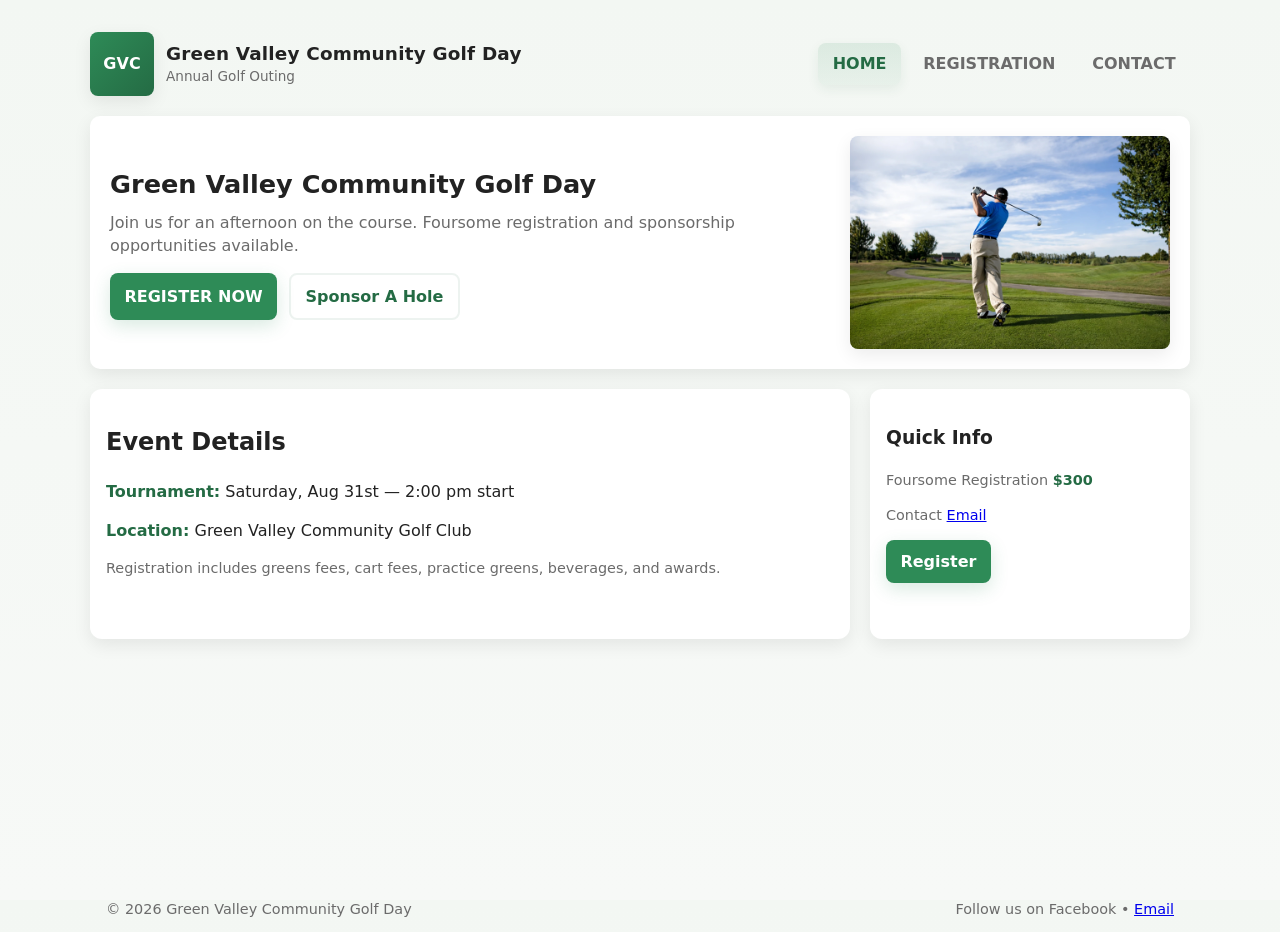
<file: responsive-flexbox-layout/green-valley-golf/index.html>
<!-- index.html -->
<!doctype html>
<html lang="en">
<head>
  <meta charset="utf-8" />
  <meta name="viewport" content="width=device-width,initial-scale=1" />
  <title>Home</title>
  <link rel="stylesheet" href="global/styles.css" />
</head>
<body>
  <div class="container">
    <header class="header">
      <a class="brand" href="index.html">
        <div class="logo">GVC</div>
        <div>
          <div class="title">Green Valley Community Golf Day</div>
          <div class="subtitle">Annual Golf Outing</div>
        </div>
      </a>

      <nav class="nav" aria-label="Main navigation">
        <a href="index.html" class="active">HOME</a>
        <a href="registration.html">REGISTRATION</a>
        <a href="contact.html">CONTACT</a>
      </nav>
    </header>

    <section class="hero">
      <div class="hero-left">
        <h1>Green Valley Community Golf Day</h1>
        <p class="lead">Join us for an afternoon on the course. Foursome registration and sponsorship opportunities available.</p>
        <div class="cta-row">
          <a class="btn btn-primary" href="registration.html">REGISTER NOW</a>
          <a class="btn btn-outline" href="contact.html">Sponsor A Hole</a>
        </div>
      </div>
      <div class="hero-right">
        <img src="img/hero.webp" alt="Golf course" />
      </div>
    </section>

    <main class="main">
      <article class="content card">
        <h2>Event Details</h2>
        <p><strong class="kv">Tournament:</strong> Saturday, Aug 31st — 2:00 pm start</p>
        <p><strong class="kv">Location:</strong> Green Valley Community Golf Club</p>
        <p class="small">Registration includes greens fees, cart fees, practice greens, beverages, and awards.</p>
      </article>

      <aside class="sidebar card">
        <h3>Quick Info</h3>
        <p class="small">Foursome Registration <strong class="kv">$300</strong></p>
        <p class="small">Contact <a href="mailto:#">Email</a></p>
        <div style="margin-top:.75rem">
          <a class="btn btn-primary" href="registration.html">Register</a>
        </div>
      </aside>
    </main>

    <footer class="footer">
      <div class="small">© 2026 Green Valley Community Golf Day</div>
      <div class="small">Follow us on Facebook • <a href="mailto:#">Email</a></div>
    </footer>
  </div>

  <script src="global/app.js"></script>
</body>
</html>
</file>
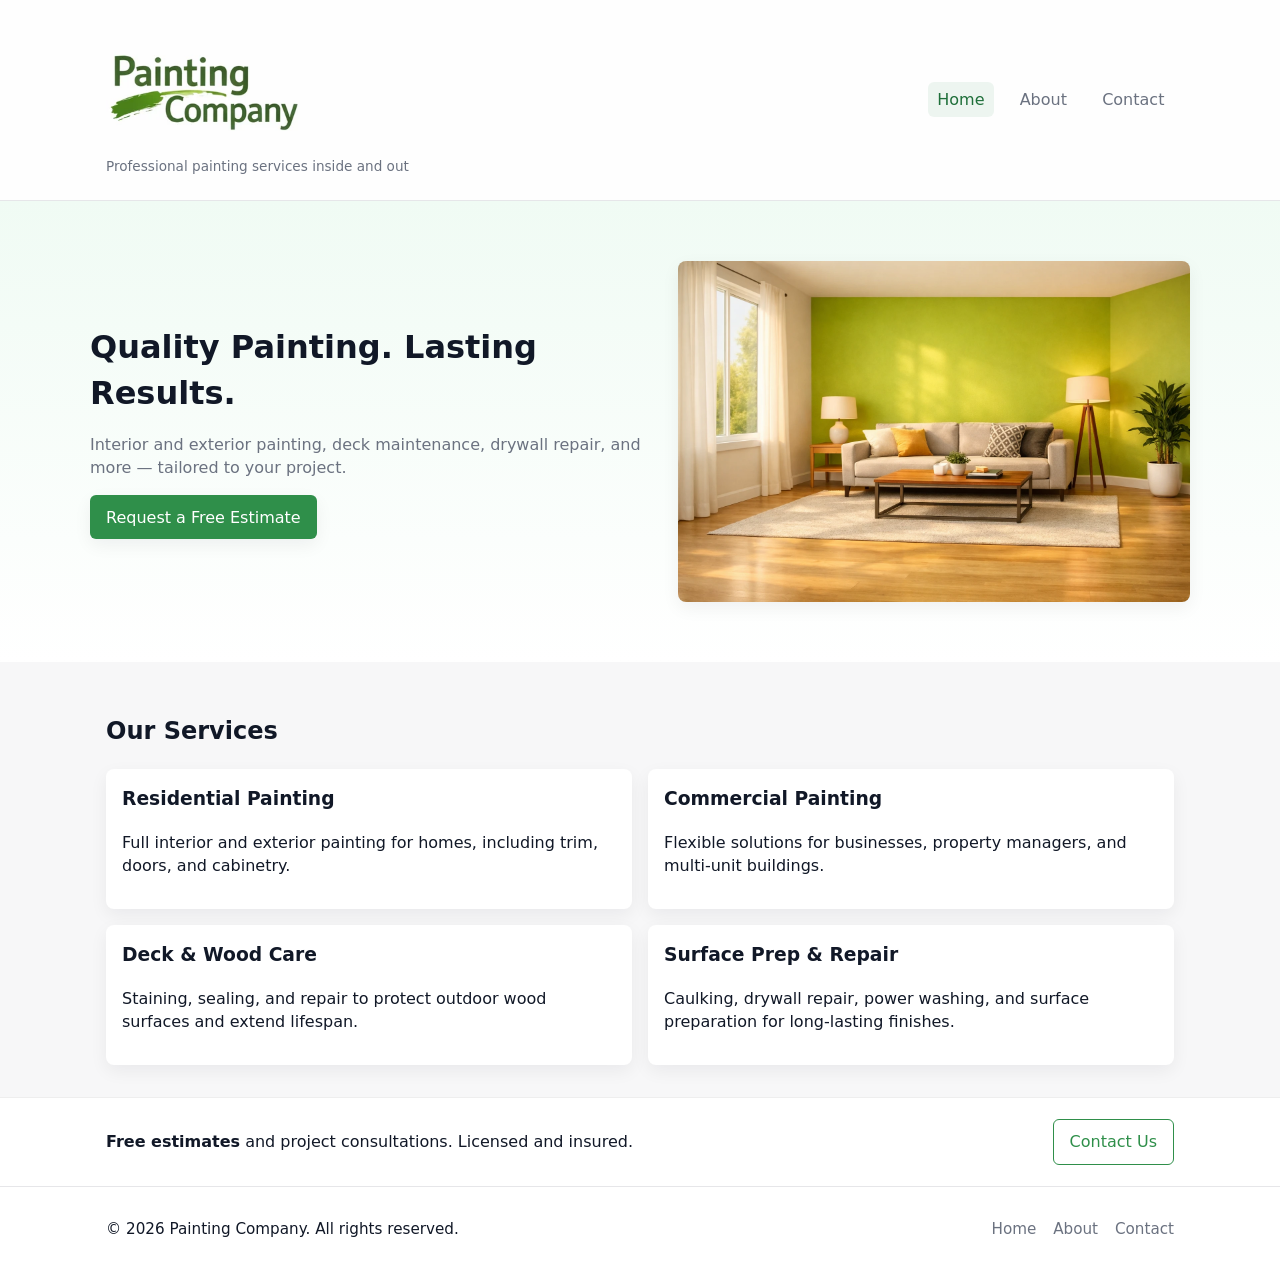
<file: responsive-flexbox-layout/painting-company/index.html>
<!doctype html>
<html lang="en">
<head>
  <meta charset="utf-8" />
  <meta name="viewport" content="width=device-width,initial-scale=1" />
  <title>Painting Company — Home</title>
  <link rel="stylesheet" href="global/style.css" />
</head>
<body>
  <header class="site-header">
    <div class="container header-inner">
      <a class="brand" href="index.html">
        <img src="global/img/logo.webp" width="200">
        <span class="tagline">Professional painting services inside and out</span>
      </a>

      <button class="nav-toggle" id="navToggle" aria-expanded="false" aria-controls="mainNav">
        <span class="sr-only">Toggle navigation</span>
        ☰
      </button>

      <nav id="mainNav" class="main-nav">
        <ul>
          <li><a href="index.html" class="active">Home</a></li>
          <li><a href="about.html">About</a></li>
          <li><a href="contact.html">Contact</a></li>
        </ul>
      </nav>
    </div>
  </header>

  <main>
    <section class="hero">
      <div class="container hero-inner">
        <div class="hero-copy">
          <h1>Quality Painting. Lasting Results.</h1>
          <p class="lead">Interior and exterior painting, deck maintenance, drywall repair, and more — tailored to your project.</p>
          <a class="btn btn-primary" href="contact.html">Request a Free Estimate</a>
        </div>
        <div class="hero-visual" aria-hidden="true">
         <img src="global/img/hero.webp">
        </div>
      </div>
    </section>

    <section class="services">
      <div class="container">
        <h2>Our Services</h2>
        <div class="services-grid">
          <article class="service">
            <h3>Residential Painting</h3>
            <p>Full interior and exterior painting for homes, including trim, doors, and cabinetry.</p>
          </article>

          <article class="service">
            <h3>Commercial Painting</h3>
            <p>Flexible solutions for businesses, property managers, and multi-unit buildings.</p>
          </article>

          <article class="service">
            <h3>Deck & Wood Care</h3>
            <p>Staining, sealing, and repair to protect outdoor wood surfaces and extend lifespan.</p>
          </article>

          <article class="service">
            <h3>Surface Prep & Repair</h3>
            <p>Caulking, drywall repair, power washing, and surface preparation for long-lasting finishes.</p>
          </article>
        </div>
      </div>
    </section>

    <section class="cta">
      <div class="container cta-inner">
        <p><strong>Free estimates</strong> and project consultations. Licensed and insured.</p>
        <a class="btn btn-outline" href="contact.html">Contact Us</a>
      </div>
    </section>
  </main>

  <footer class="site-footer">
    <div class="container footer-inner">
      <p>© <span id="year"></span> Painting Company. All rights reserved.</p>
      <nav class="footer-nav">
        <a href="index.html">Home</a>
        <a href="about.html">About</a>
        <a href="contact.html">Contact</a>
      </nav>
    </div>
  </footer>

  <script>
    // small script for mobile nav toggle
    (function () {
      const btn = document.getElementById('navToggle');
      const nav = document.getElementById('mainNav');
      btn.addEventListener('click', () => {
        const expanded = btn.getAttribute('aria-expanded') === 'true';
        btn.setAttribute('aria-expanded', String(!expanded));
        nav.classList.toggle('open');
      });
      document.getElementById('year').textContent = new Date().getFullYear();
    })();
  </script>
</body>
</html>
</file>
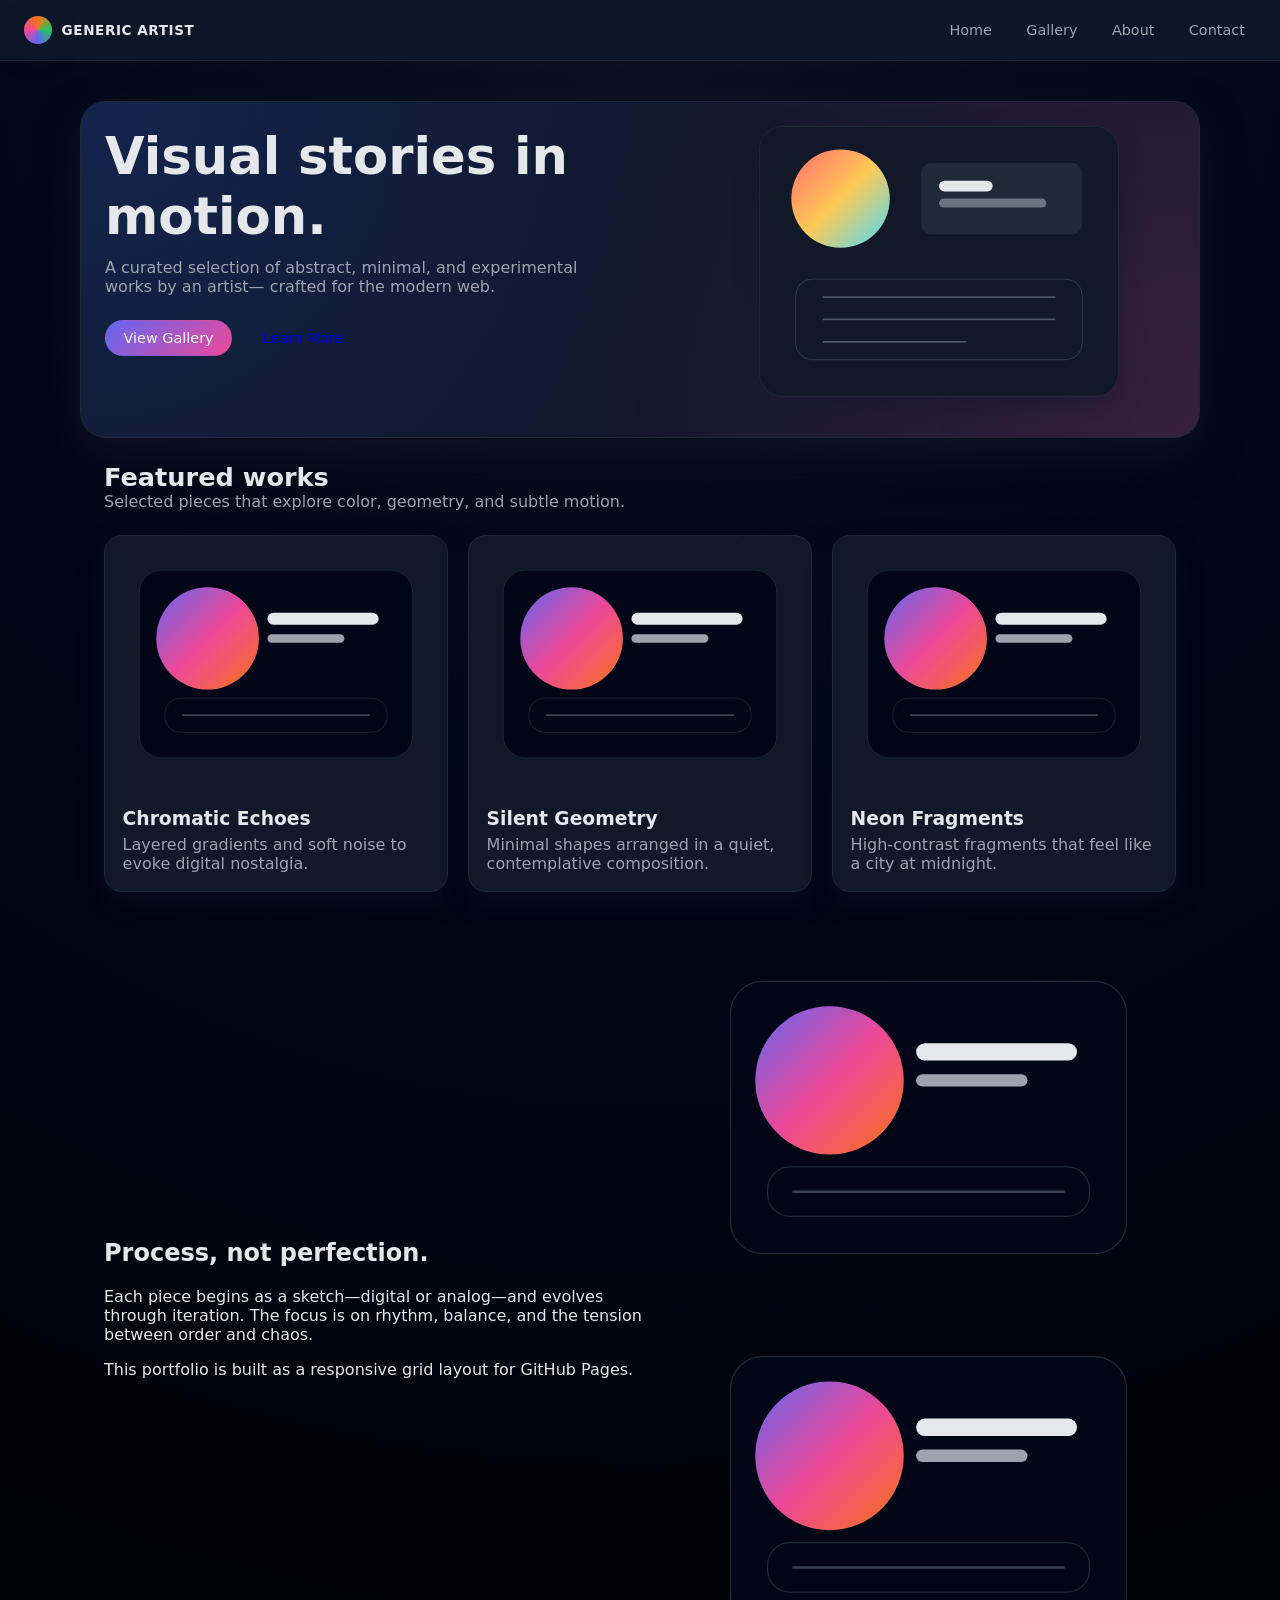
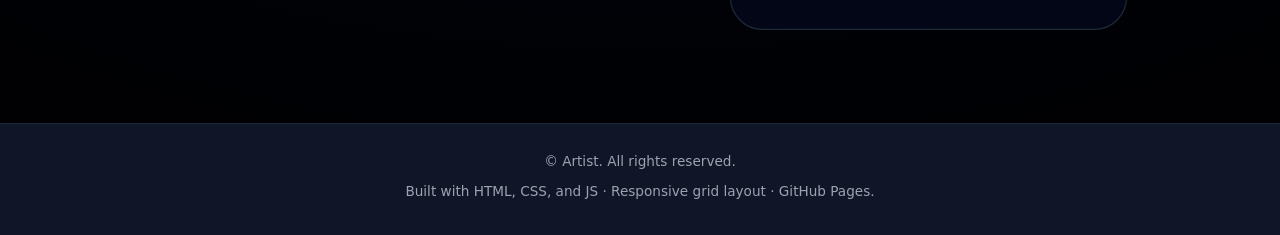
<file: responsive-grid-layout/artist-portfolio/index.html>
<!DOCTYPE html>
<html lang="en">
<head>
  <meta charset="UTF-8" />
  <title>Artist Portfolio – Home</title>
  <meta name="viewport" content="width=device-width, initial-scale=1" />
  <meta name="description" content="Premium responsive portfolio for a artist." />
  <link rel="stylesheet" href="css/style.css" />
</head>
<body>

<header class="site-header">
  <div class="logo">
    <span class="logo-mark"></span>
    <span class="logo-text">Generic Artist</span>
  </div>

  <!-- PURE CSS TOGGLE -->
  <input type="checkbox" id="menu-toggle" class="menu-toggle">
  <label for="menu-toggle" class="hamburger">
    <span></span>
  </label>

  <nav class="site-nav">
    <a href="index.html">Home</a>
    <a href="gallery.html">Gallery</a>
    <a href="about.html">About</a>
    <a href="contact.html">Contact</a>
  </nav>
</header>

  <main>
    <section class="hero">
      <div class="hero-content">
        <h1>Visual stories in motion.</h1>
        <p>
          A curated selection of abstract, minimal, and experimental works by an artist—
          crafted for the modern web.
        </p>
        <div class="hero-actions">
          <a href="gallery.html" class="btn primary">View Gallery</a>
          <a href="about.html" class="btn ghost">Learn More</a>
        </div>
      </div>
      <div class="hero-media">
        <!-- SVG hero placeholder -->
        <svg viewBox="0 0 400 300" xmlns="http://www.w3.org/2000/svg" class="hero-svg">
          <defs>
            <linearGradient id="gradHero" x1="0" y1="0" x2="1" y2="1">
              <stop offset="0%" stop-color="#ff6b6b" />
              <stop offset="50%" stop-color="#feca57" />
              <stop offset="100%" stop-color="#48dbfb" />
            </linearGradient>
          </defs>
          <rect x="0" y="0" width="400" height="300" fill="#111827" />
          <circle cx="90" cy="80" r="55" fill="url(#gradHero)" />
          <rect x="180" y="40" width="180" height="80" rx="12" fill="#1f2937" />
          <rect x="200" y="60" width="60" height="12" rx="6" fill="#e5e7eb" />
          <rect x="200" y="80" width="120" height="10" rx="5" fill="#6b7280" />
          <rect x="40" y="170" width="320" height="90" rx="18" fill="#111827" stroke="#374151" />
          <line x1="70" y1="190" x2="330" y2="190" stroke="#4b5563" stroke-width="2" />
          <line x1="70" y1="215" x2="330" y2="215" stroke="#4b5563" stroke-width="2" />
          <line x1="70" y1="240" x2="230" y2="240" stroke="#4b5563" stroke-width="2" />
        </svg>
      </div>
    </section>

    <section class="section featured">
      <div class="section-header">
        <h2>Featured works</h2>
        <p>Selected pieces that explore color, geometry, and subtle motion.</p>
      </div>
      <div class="grid grid-featured">
        <article class="card artwork-card">
          <div class="card-media">
            <img src="assets/placeholder.svg" alt="Artwork placeholder" />
          </div>
          <div class="card-body">
            <h3>Chromatic Echoes</h3>
            <p>Layered gradients and soft noise to evoke digital nostalgia.</p>
          </div>
        </article>
        <article class="card artwork-card">
          <div class="card-media">
            <img src="assets/placeholder.svg" alt="Artwork placeholder" />
          </div>
          <div class="card-body">
            <h3>Silent Geometry</h3>
            <p>Minimal shapes arranged in a quiet, contemplative composition.</p>
          </div>
        </article>
        <article class="card artwork-card">
          <div class="card-media">
            <img src="assets/placeholder.svg" alt="Artwork placeholder" />
          </div>
          <div class="card-body">
            <h3>Neon Fragments</h3>
            <p>High-contrast fragments that feel like a city at midnight.</p>
          </div>
        </article>
      </div>
    </section>

    <section class="section split">
      <div class="split-text">
        <h2>Process, not perfection.</h2>
        <p>
          Each piece begins as a sketch—digital or analog—and evolves through iteration.
          The focus is on rhythm, balance, and the tension between order and chaos.
        </p>
        <p>
          This portfolio is built as a responsive grid layout for GitHub Pages.
        </p>
      </div>
      <div class="split-media">
        <div class="stacked-cards">
          <div class="stack-card">
            <img src="assets/placeholder.svg" alt="Process sketch placeholder" />
          </div>
          <div class="stack-card offset">
            <img src="assets/placeholder.svg" alt="Process sketch placeholder" />
          </div>
        </div>
      </div>
    </section>
  </main>

  <footer class="site-footer">
    <p>© <span id="year"></span> Artist. All rights reserved.</p>
    <p class="footer-meta">Built with HTML, CSS, and JS · Responsive grid layout · GitHub Pages.</p>
  </footer>

  <script src="js/script.js"></script>
</body>
</html>
</file>
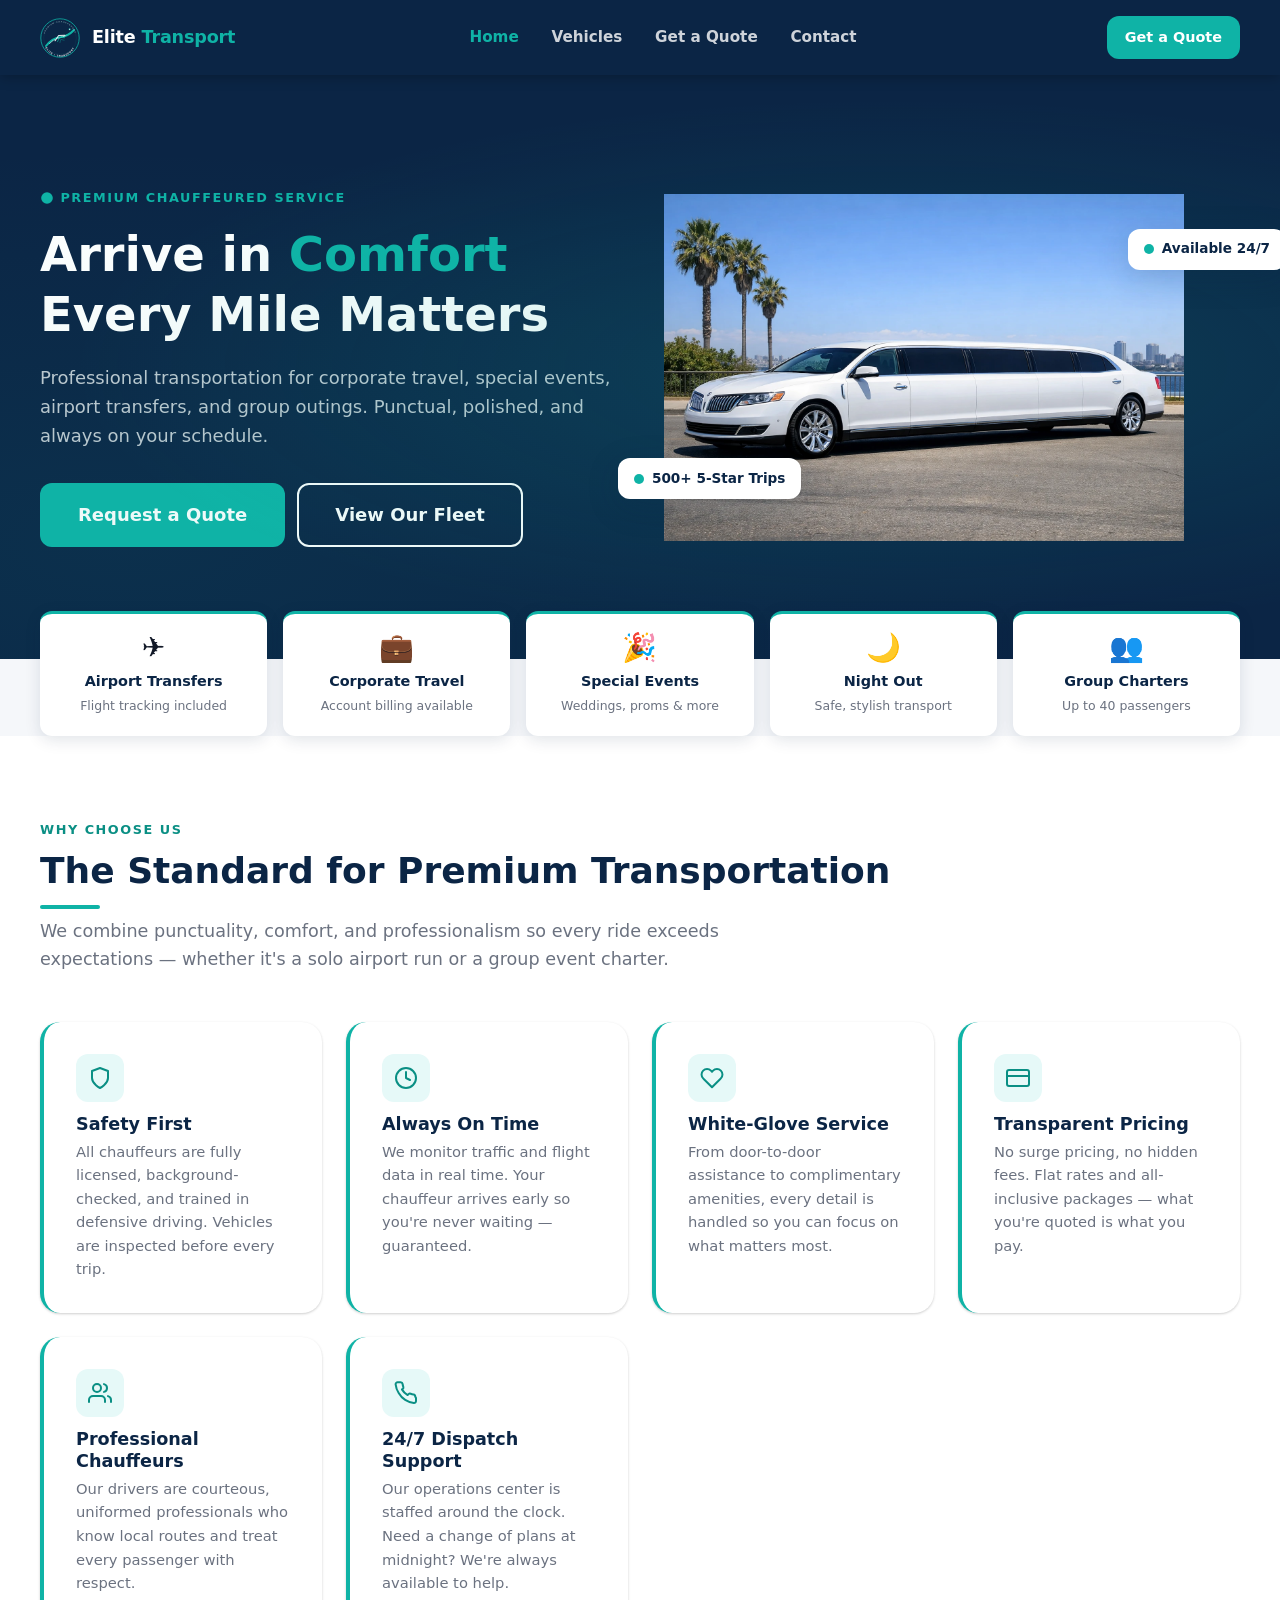
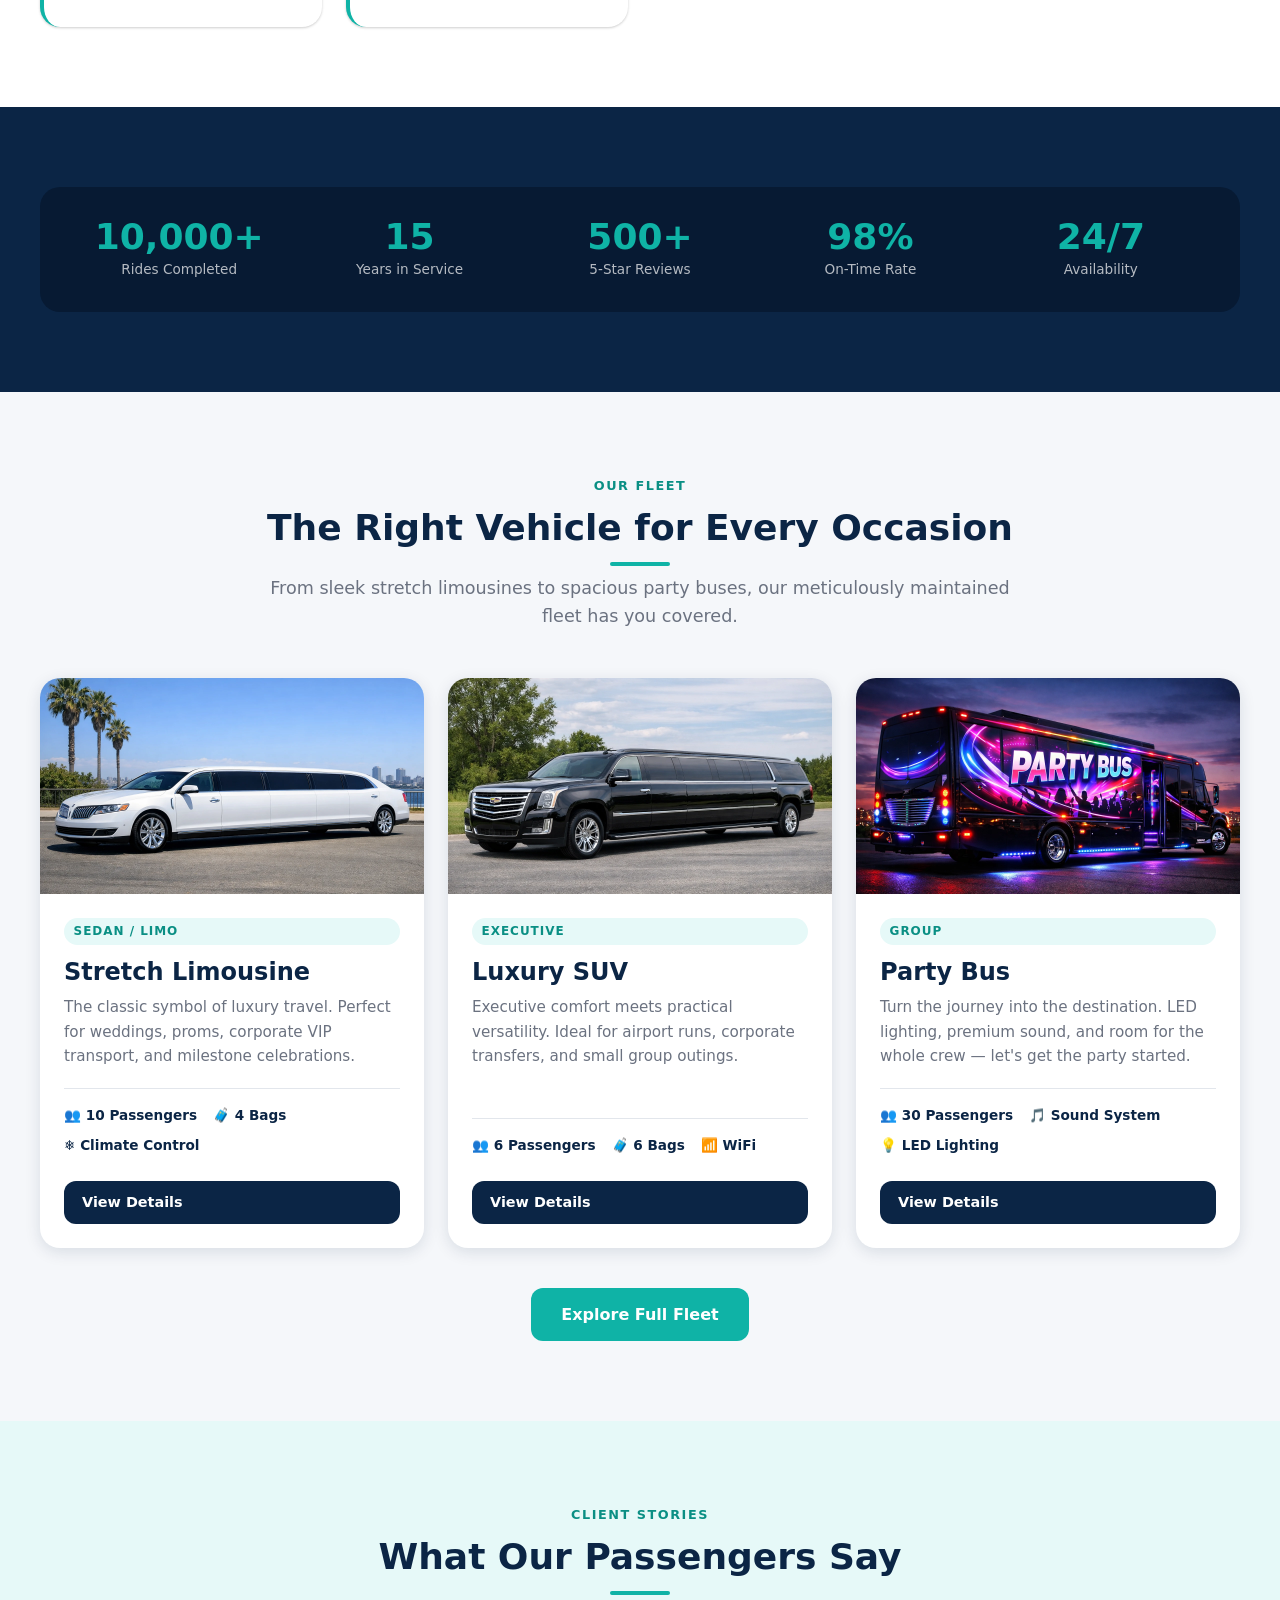
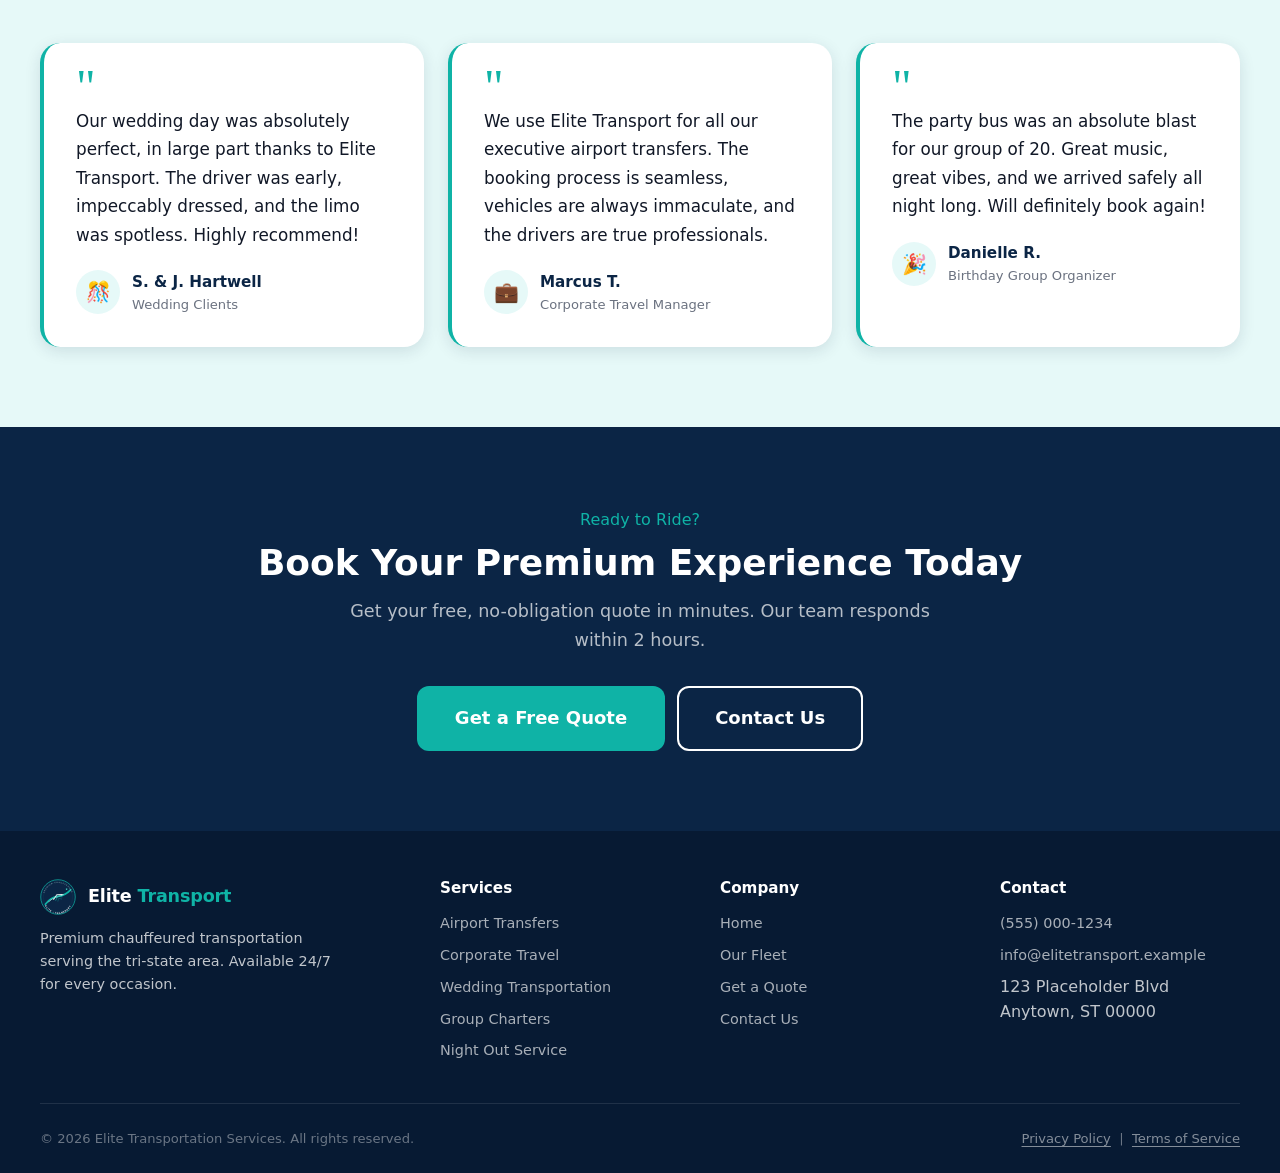
<file: responsive-grid-layout/elite -transport/index.html>
<!DOCTYPE html>
<html lang="en">
<head>
  <meta charset="UTF-8" />
  <meta name="viewport" content="width=device-width, initial-scale=1.0" />
  <meta name="description" content="Premium transportation services for corporate travel, special events, airport transfers, and more. Reliable, comfortable, and professional." />
  <meta name="keywords" content="transportation services, limousine, luxury SUV, party bus, airport transfer, corporate travel" />
  <meta property="og:title" content="Elite Transportation Services" />
  <meta property="og:description" content="Premium chauffeured transportation for every occasion." />
  <meta property="og:type" content="website" />
  <meta name="theme-color" content="#0b2545" />
  <title>Elite Transportation Services — Home</title>
  <link rel="stylesheet" href="css/global.css" />
  <link rel="icon" href="images/logo.svg" type="image/svg+xml" />
</head>
<body>

  <!-- Skip Navigation -->
  <a href="#main-content" class="skip-link">Skip to main content</a>

  <!-- ══ HEADER / NAV ══════════════════════════════════════════ -->
  <header class="site-header" role="banner">
    <div class="container">
      <nav class="nav-inner" aria-label="Main navigation">
        <a href="index.html" class="nav-logo" aria-label="Elite Transportation — Home">
          <img src="images/logo.svg" alt="" width="40" height="40" aria-hidden="true" />
          <span class="nav-logo__text">Elite <span>Transport</span></span>
        </a>

        <button class="nav-toggle" aria-controls="main-menu" aria-expanded="false" aria-label="Toggle navigation menu">
          <span></span><span></span><span></span>
        </button>

        <ul class="nav-menu" id="main-menu" role="list">
          <li><a href="index.html" class="active">Home</a></li>
          <li><a href="pages/vehicles.html">Vehicles</a></li>
          <li><a href="pages/quote.html">Get a Quote</a></li>
          <li><a href="pages/contact.html">Contact</a></li>
        </ul>

        <a href="pages/quote.html" class="btn btn--primary btn--sm nav-cta" aria-label="Request a quote for transportation">Get a Quote</a>
      </nav>
    </div>
  </header>

  <!-- ══ MAIN ══════════════════════════════════════════════════ -->
  <main id="main-content">

    <!-- ── Hero ──────────────────────────────────────────────── -->
    <section class="hero" aria-labelledby="hero-heading">
      <div class="hero__bg" aria-hidden="true"></div>
      <div class="container">
        <div class="hero__grid">

          <div class="hero__content">
            <p class="hero__eyebrow" aria-hidden="true">
              <svg width="14" height="14" viewBox="0 0 24 24" fill="var(--teal)" aria-hidden="true"><circle cx="12" cy="12" r="10"/></svg>
              Premium Chauffeured Service
            </p>
            <h1 id="hero-heading" class="hero__title">
              Arrive in <em>Comfort</em><br>Every Mile Matters
            </h1>
            <p class="hero__sub">
              Professional transportation for corporate travel, special events, airport transfers, and group outings. Punctual, polished, and always on your schedule.
            </p>
            <div class="hero__actions">
              <a href="pages/quote.html" class="btn btn--primary btn--lg">Request a Quote</a>
              <a href="pages/vehicles.html" class="btn btn--outline btn--lg">View Our Fleet</a>
            </div>
          </div>

          <div class="hero__visual" aria-hidden="true">
            <img src="images/vehicle-limo.webp" alt="" width="520" height="300" loading="eager" />
            <div class="hero-badge hero-badge--top">
              <span class="hero-badge__dot"></span> Available 24/7
            </div>
            <div class="hero-badge hero-badge--bot">
              <span class="hero-badge__dot"></span> 500+ 5-Star Trips
            </div>
          </div>

        </div>
      </div>
    </section>

    <!-- ── Feature Pills (floats over hero bottom) ───────────── -->
    <div class="container" style="position:relative; z-index:10; margin-top: -1rem;">
      <div class="features-row" role="list" aria-label="Key service features">
        <div class="feature-pill" role="listitem">
          <div class="feature-pill__icon" aria-hidden="true">✈️</div>
          <div class="feature-pill__label">Airport Transfers</div>
          <div class="feature-pill__sub">Flight tracking included</div>
        </div>
        <div class="feature-pill" role="listitem">
          <div class="feature-pill__icon" aria-hidden="true">💼</div>
          <div class="feature-pill__label">Corporate Travel</div>
          <div class="feature-pill__sub">Account billing available</div>
        </div>
        <div class="feature-pill" role="listitem">
          <div class="feature-pill__icon" aria-hidden="true">🎉</div>
          <div class="feature-pill__label">Special Events</div>
          <div class="feature-pill__sub">Weddings, proms &amp; more</div>
        </div>
        <div class="feature-pill" role="listitem">
          <div class="feature-pill__icon" aria-hidden="true">🌙</div>
          <div class="feature-pill__label">Night Out</div>
          <div class="feature-pill__sub">Safe, stylish transport</div>
        </div>
        <div class="feature-pill" role="listitem">
          <div class="feature-pill__icon" aria-hidden="true">👥</div>
          <div class="feature-pill__label">Group Charters</div>
          <div class="feature-pill__sub">Up to 40 passengers</div>
        </div>
      </div>
    </div>

    <!-- ── About / Why Us ────────────────────────────────────── -->
    <section class="section section--alt" aria-labelledby="why-heading">
      <div class="container">
        <div class="section-header fade-up">
          <span class="eyebrow">Why Choose Us</span>
          <h2 id="why-heading">The Standard for Premium Transportation</h2>
          <div class="divider"></div>
          <p>We combine punctuality, comfort, and professionalism so every ride exceeds expectations — whether it's a solo airport run or a group event charter.</p>
        </div>

        <div class="grid grid--3" role="list" aria-label="Service benefits">
          <div class="icon-box fade-up" role="listitem">
            <div class="icon-box__icon" aria-hidden="true">
              <svg viewBox="0 0 24 24" fill="none" stroke="var(--teal-dark)" stroke-width="2" stroke-linecap="round" stroke-linejoin="round">
                <path d="M12 22s8-4 8-10V5l-8-3-8 3v7c0 6 8 10 8 10z"/>
              </svg>
            </div>
            <div>
              <h3 class="icon-box__title">Safety First</h3>
              <p>All chauffeurs are fully licensed, background-checked, and trained in defensive driving. Vehicles are inspected before every trip.</p>
            </div>
          </div>

          <div class="icon-box fade-up" role="listitem">
            <div class="icon-box__icon" aria-hidden="true">
              <svg viewBox="0 0 24 24" fill="none" stroke="var(--teal-dark)" stroke-width="2" stroke-linecap="round" stroke-linejoin="round">
                <circle cx="12" cy="12" r="10"/>
                <polyline points="12 6 12 12 16 14"/>
              </svg>
            </div>
            <div>
              <h3 class="icon-box__title">Always On Time</h3>
              <p>We monitor traffic and flight data in real time. Your chauffeur arrives early so you're never waiting — guaranteed.</p>
            </div>
          </div>

          <div class="icon-box fade-up" role="listitem">
            <div class="icon-box__icon" aria-hidden="true">
              <svg viewBox="0 0 24 24" fill="none" stroke="var(--teal-dark)" stroke-width="2" stroke-linecap="round" stroke-linejoin="round">
                <path d="M20.84 4.61a5.5 5.5 0 0 0-7.78 0L12 5.67l-1.06-1.06a5.5 5.5 0 0 0-7.78 7.78l1.06 1.06L12 21.23l7.78-7.78 1.06-1.06a5.5 5.5 0 0 0 0-7.78z"/>
              </svg>
            </div>
            <div>
              <h3 class="icon-box__title">White-Glove Service</h3>
              <p>From door-to-door assistance to complimentary amenities, every detail is handled so you can focus on what matters most.</p>
            </div>
          </div>

          <div class="icon-box fade-up" role="listitem">
            <div class="icon-box__icon" aria-hidden="true">
              <svg viewBox="0 0 24 24" fill="none" stroke="var(--teal-dark)" stroke-width="2" stroke-linecap="round" stroke-linejoin="round">
                <rect x="1" y="4" width="22" height="16" rx="2" ry="2"/>
                <line x1="1" y1="10" x2="23" y2="10"/>
              </svg>
            </div>
            <div>
              <h3 class="icon-box__title">Transparent Pricing</h3>
              <p>No surge pricing, no hidden fees. Flat rates and all-inclusive packages — what you're quoted is what you pay.</p>
            </div>
          </div>

          <div class="icon-box fade-up" role="listitem">
            <div class="icon-box__icon" aria-hidden="true">
              <svg viewBox="0 0 24 24" fill="none" stroke="var(--teal-dark)" stroke-width="2" stroke-linecap="round" stroke-linejoin="round">
                <path d="M17 21v-2a4 4 0 0 0-4-4H5a4 4 0 0 0-4 4v2"/>
                <circle cx="9" cy="7" r="4"/>
                <path d="M23 21v-2a4 4 0 0 0-3-3.87"/><path d="M16 3.13a4 4 0 0 1 0 7.75"/>
              </svg>
            </div>
            <div>
              <h3 class="icon-box__title">Professional Chauffeurs</h3>
              <p>Our drivers are courteous, uniformed professionals who know local routes and treat every passenger with respect.</p>
            </div>
          </div>

          <div class="icon-box fade-up" role="listitem">
            <div class="icon-box__icon" aria-hidden="true">
              <svg viewBox="0 0 24 24" fill="none" stroke="var(--teal-dark)" stroke-width="2" stroke-linecap="round" stroke-linejoin="round">
                <path d="M22 16.92v3a2 2 0 0 1-2.18 2 19.79 19.79 0 0 1-8.63-3.07A19.5 19.5 0 0 1 4.69 12a19.79 19.79 0 0 1-3.07-8.67A2 2 0 0 1 3.6 1.27h3a2 2 0 0 1 2 1.72c.127.96.361 1.903.7 2.81a2 2 0 0 1-.45 2.11L7.91 8.37a16 16 0 0 0 5.72 5.72l.93-.93a2 2 0 0 1 2.11-.45c.907.339 1.85.573 2.81.7a2 2 0 0 1 1.72 2.01z"/>
              </svg>
            </div>
            <div>
              <h3 class="icon-box__title">24/7 Dispatch Support</h3>
              <p>Our operations center is staffed around the clock. Need a change of plans at midnight? We're always available to help.</p>
            </div>
          </div>
        </div>
      </div>
    </section>

    <!-- ── Stats Strip ────────────────────────────────────────── -->
    <section class="section section--navy" aria-label="Company statistics">
      <div class="container">
        <div class="stat-strip" role="list" aria-label="Service statistics">
          <div class="stat-item fade-up" role="listitem">
            <div class="stat-item__number" aria-label="Over 10,000 rides completed">10,000+</div>
            <div class="stat-item__label">Rides Completed</div>
          </div>
          <div class="stat-item fade-up" role="listitem">
            <div class="stat-item__number" aria-label="15 years in service">15</div>
            <div class="stat-item__label">Years in Service</div>
          </div>
          <div class="stat-item fade-up" role="listitem">
            <div class="stat-item__number" aria-label="Over 500 five-star reviews">500+</div>
            <div class="stat-item__label">5-Star Reviews</div>
          </div>
          <div class="stat-item fade-up" role="listitem">
            <div class="stat-item__number" aria-label="98 percent on-time rate">98%</div>
            <div class="stat-item__label">On-Time Rate</div>
          </div>
          <div class="stat-item fade-up" role="listitem">
            <div class="stat-item__number" aria-label="Available 24 hours, 7 days a week">24/7</div>
            <div class="stat-item__label">Availability</div>
          </div>
        </div>
      </div>
    </section>

    <!-- ── Fleet Preview ──────────────────────────────────────── -->
    <section class="section" aria-labelledby="fleet-heading">
      <div class="container">
        <div class="section-header section-header--center fade-up">
          <span class="eyebrow">Our Fleet</span>
          <h2 id="fleet-heading">The Right Vehicle for Every Occasion</h2>
          <div class="divider divider--center"></div>
          <p>From sleek stretch limousines to spacious party buses, our meticulously maintained fleet has you covered.</p>
        </div>

        <div class="grid grid--3">

          <article class="card fade-up" aria-label="Stretch Limousine vehicle card">
            <img src="images/vehicle-limo.webp" alt="Sleek black stretch limousine with tinted windows, ideal for formal events and airport transfers" class="card__img" width="400" height="225" loading="lazy" />
            <div class="card__body">
              <span class="card__tag">Sedan / Limo</span>
              <h3 class="card__title">Stretch Limousine</h3>
              <p class="card__desc">The classic symbol of luxury travel. Perfect for weddings, proms, corporate VIP transport, and milestone celebrations.</p>
              <div class="card__meta" aria-label="Vehicle specifications">
                <span data-icon="👥" aria-label="Capacity: up to 10 passengers">10 Passengers</span>
                <span data-icon="🧳" aria-label="4 luggage bags">4 Bags</span>
                <span data-icon="❄️" aria-label="Climate controlled">Climate Control</span>
              </div>
              <a href="pages/vehicles.html#limo" class="btn btn--navy btn--sm mt-md">View Details</a>
            </div>
          </article>

          <article class="card fade-up" aria-label="Luxury SUV vehicle card">
            <img src="images/vehicle-suv.webp" alt="Black luxury SUV with spacious interior, suited for executive airport transfers and small group travel" class="card__img" width="400" height="225" loading="lazy" />
            <div class="card__body">
              <span class="card__tag">Executive</span>
              <h3 class="card__title">Luxury SUV</h3>
              <p class="card__desc">Executive comfort meets practical versatility. Ideal for airport runs, corporate transfers, and small group outings.</p>
              <div class="card__meta" aria-label="Vehicle specifications">
                <span data-icon="👥" aria-label="Capacity: up to 6 passengers">6 Passengers</span>
                <span data-icon="🧳" aria-label="6 luggage bags">6 Bags</span>
                <span data-icon="📶" aria-label="WiFi onboard">WiFi</span>
              </div>
              <a href="pages/vehicles.html#suv" class="btn btn--navy btn--sm mt-md">View Details</a>
            </div>
          </article>

          <article class="card fade-up" aria-label="Party Bus vehicle card">
            <img src="images/vehicle-partybus.webp" alt="Large party bus with festive interior lighting, designed for group celebrations and events" class="card__img" width="400" height="225" loading="lazy" />
            <div class="card__body">
              <span class="card__tag">Group</span>
              <h3 class="card__title">Party Bus</h3>
              <p class="card__desc">Turn the journey into the destination. LED lighting, premium sound, and room for the whole crew — let's get the party started.</p>
              <div class="card__meta" aria-label="Vehicle specifications">
                <span data-icon="👥" aria-label="Capacity: up to 30 passengers">30 Passengers</span>
                <span data-icon="🎵" aria-label="Sound system included">Sound System</span>
                <span data-icon="💡" aria-label="LED lighting">LED Lighting</span>
              </div>
              <a href="pages/vehicles.html#partybus" class="btn btn--navy btn--sm mt-md">View Details</a>
            </div>
          </article>

        </div>

        <div class="text-center mt-lg fade-up">
          <a href="pages/vehicles.html" class="btn btn--primary">Explore Full Fleet</a>
        </div>
      </div>
    </section>

    <!-- ── Testimonials ───────────────────────────────────────── -->
    <section class="section section--teal" aria-labelledby="testimonials-heading">
      <div class="container">
        <div class="section-header section-header--center fade-up">
          <span class="eyebrow">Client Stories</span>
          <h2 id="testimonials-heading">What Our Passengers Say</h2>
          <div class="divider divider--center"></div>
        </div>
        <div class="grid grid--3">

          <blockquote class="testimonial fade-up" cite="#">
            <p class="testimonial__quote">Our wedding day was absolutely perfect, in large part thanks to Elite Transport. The driver was early, impeccably dressed, and the limo was spotless. Highly recommend!</p>
            <footer class="testimonial__author">
              <div class="testimonial__avatar" aria-hidden="true">🎊</div>
              <div>
                <div class="testimonial__name">S. &amp; J. Hartwell</div>
                <div class="testimonial__role">Wedding Clients</div>
              </div>
            </footer>
          </blockquote>

          <blockquote class="testimonial fade-up" cite="#">
            <p class="testimonial__quote">We use Elite Transport for all our executive airport transfers. The booking process is seamless, vehicles are always immaculate, and the drivers are true professionals.</p>
            <footer class="testimonial__author">
              <div class="testimonial__avatar" aria-hidden="true">💼</div>
              <div>
                <div class="testimonial__name">Marcus T.</div>
                <div class="testimonial__role">Corporate Travel Manager</div>
              </div>
            </footer>
          </blockquote>

          <blockquote class="testimonial fade-up" cite="#">
            <p class="testimonial__quote">The party bus was an absolute blast for our group of 20. Great music, great vibes, and we arrived safely all night long. Will definitely book again!</p>
            <footer class="testimonial__author">
              <div class="testimonial__avatar" aria-hidden="true">🎉</div>
              <div>
                <div class="testimonial__name">Danielle R.</div>
                <div class="testimonial__role">Birthday Group Organizer</div>
              </div>
            </footer>
          </blockquote>

        </div>
      </div>
    </section>

    <!-- ── CTA Banner ─────────────────────────────────────────── -->
    <section class="section section--navy" aria-labelledby="cta-heading">
      <div class="container text-center">
        <span class="eyebrow" style="color:var(--teal);" aria-hidden="true">Ready to Ride?</span>
        <h2 id="cta-heading" style="color:white; margin-top:.5rem;">Book Your Premium Experience Today</h2>
        <p style="color:rgba(255,255,255,.7); margin: .75rem auto 2rem; max-width:52ch; font-size:1.1rem;">Get your free, no-obligation quote in minutes. Our team responds within 2 hours.</p>
        <div class="flex justify-center gap-sm flex-wrap">
          <a href="pages/quote.html" class="btn btn--primary btn--lg">Get a Free Quote</a>
          <a href="pages/contact.html" class="btn btn--outline btn--lg">Contact Us</a>
        </div>
      </div>
    </section>

  </main>

  <!-- ══ FOOTER ════════════════════════════════════════════════ -->
  <footer class="site-footer" role="contentinfo">
    <div class="container">
      <div class="footer-grid">
        <div class="footer-brand">
          <a href="index.html" class="nav-logo" aria-label="Elite Transportation — Home">
            <img src="images/logo.svg" alt="" width="36" height="36" aria-hidden="true" />
            <span class="nav-logo__text">Elite <span>Transport</span></span>
          </a>
          <p>Premium chauffeured transportation serving the tri-state area. Available 24/7 for every occasion.</p>
        </div>
        <div class="footer-col">
          <h4>Services</h4>
          <ul>
            <li><a href="pages/quote.html">Airport Transfers</a></li>
            <li><a href="pages/quote.html">Corporate Travel</a></li>
            <li><a href="pages/quote.html">Wedding Transportation</a></li>
            <li><a href="pages/quote.html">Group Charters</a></li>
            <li><a href="pages/quote.html">Night Out Service</a></li>
          </ul>
        </div>
        <div class="footer-col">
          <h4>Company</h4>
          <ul>
            <li><a href="index.html">Home</a></li>
            <li><a href="pages/vehicles.html">Our Fleet</a></li>
            <li><a href="pages/quote.html">Get a Quote</a></li>
            <li><a href="pages/contact.html">Contact Us</a></li>
          </ul>
        </div>
        <div class="footer-col">
          <h4>Contact</h4>
          <ul>
            <li><a href="tel:+15550001234">(555) 000-1234</a></li>
            <li><a href="mailto:info@elitetransport.example">info@elitetransport.example</a></li>
            <li>123 Placeholder Blvd<br>Anytown, ST 00000</li>
          </ul>
        </div>
      </div>
      <div class="footer-bottom">
        <span>&copy; 2026 Elite Transportation Services. All rights reserved.</span>
        <span>
          <a href="#">Privacy Policy</a> &nbsp;|&nbsp;
          <a href="#">Terms of Service</a>
        </span>
      </div>
    </div>
  </footer>

  <script src="js/main.js" defer></script>
</body>
</html>
</file>
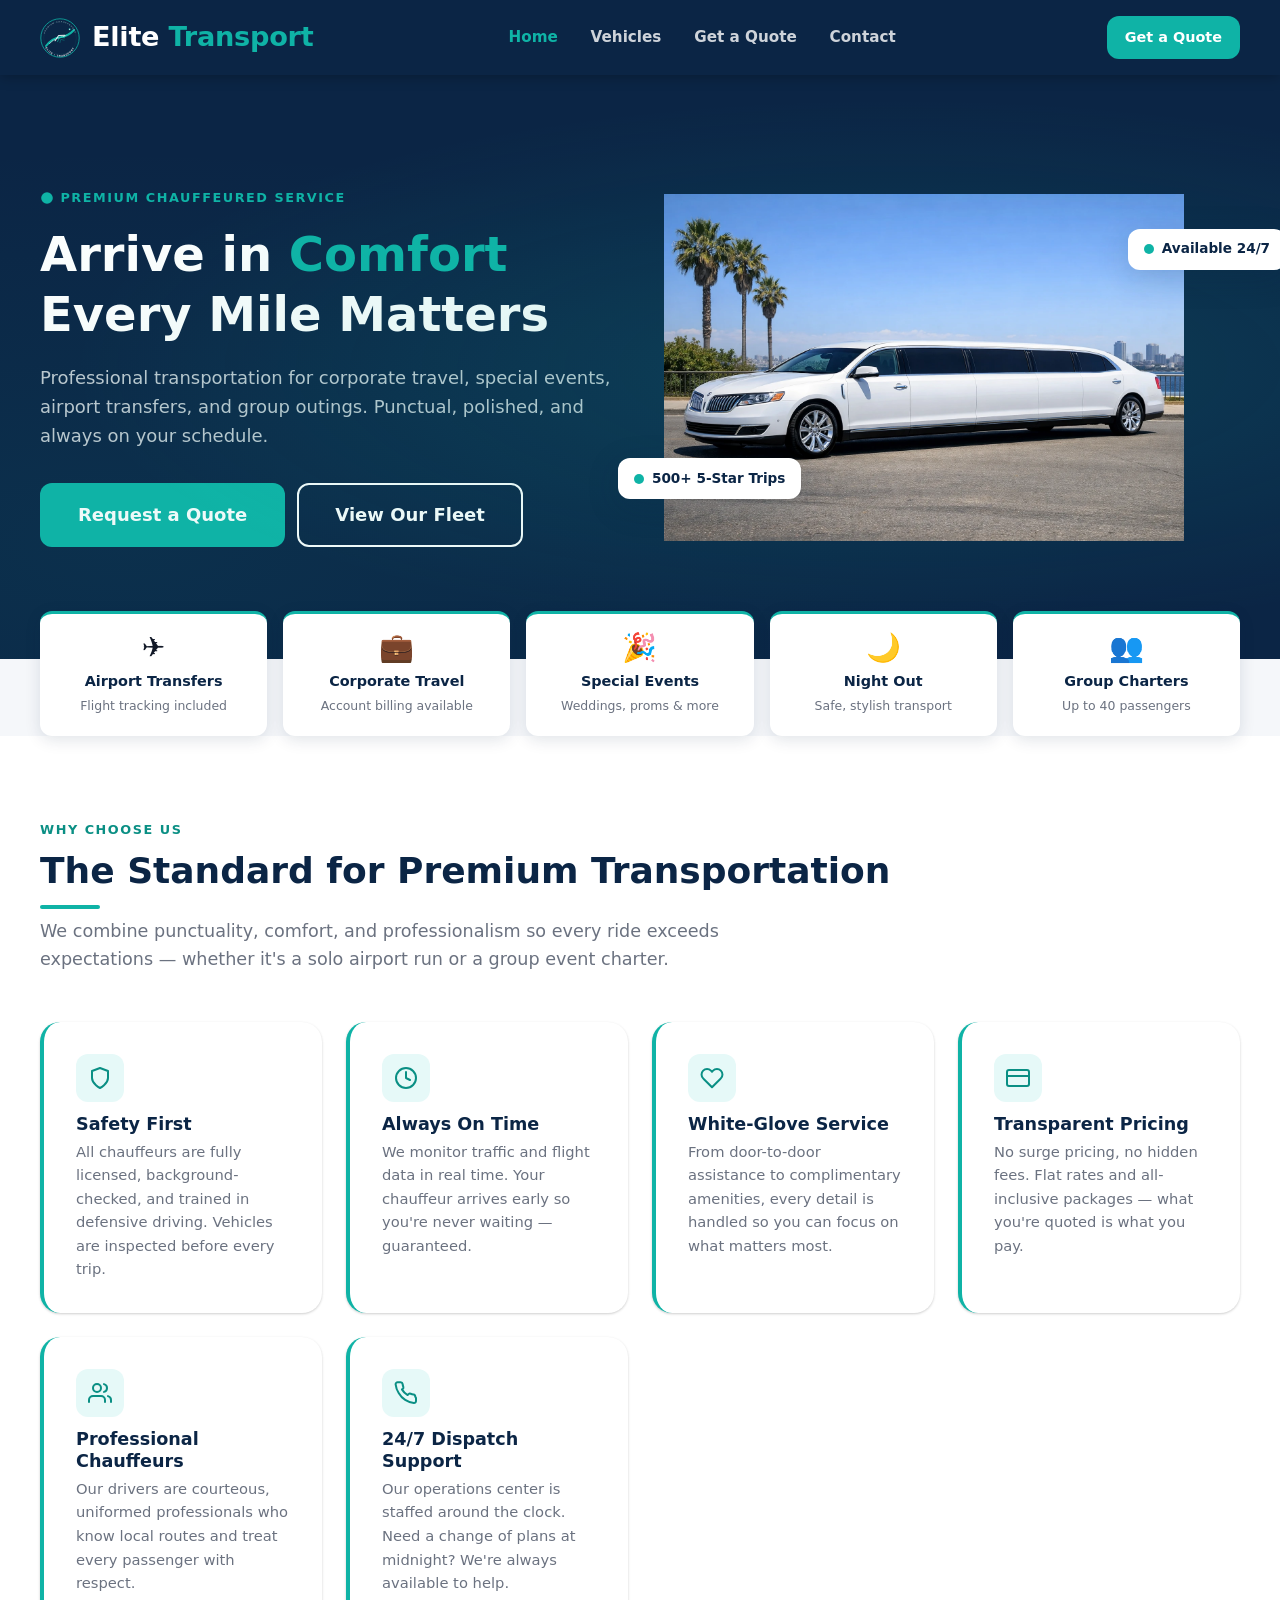
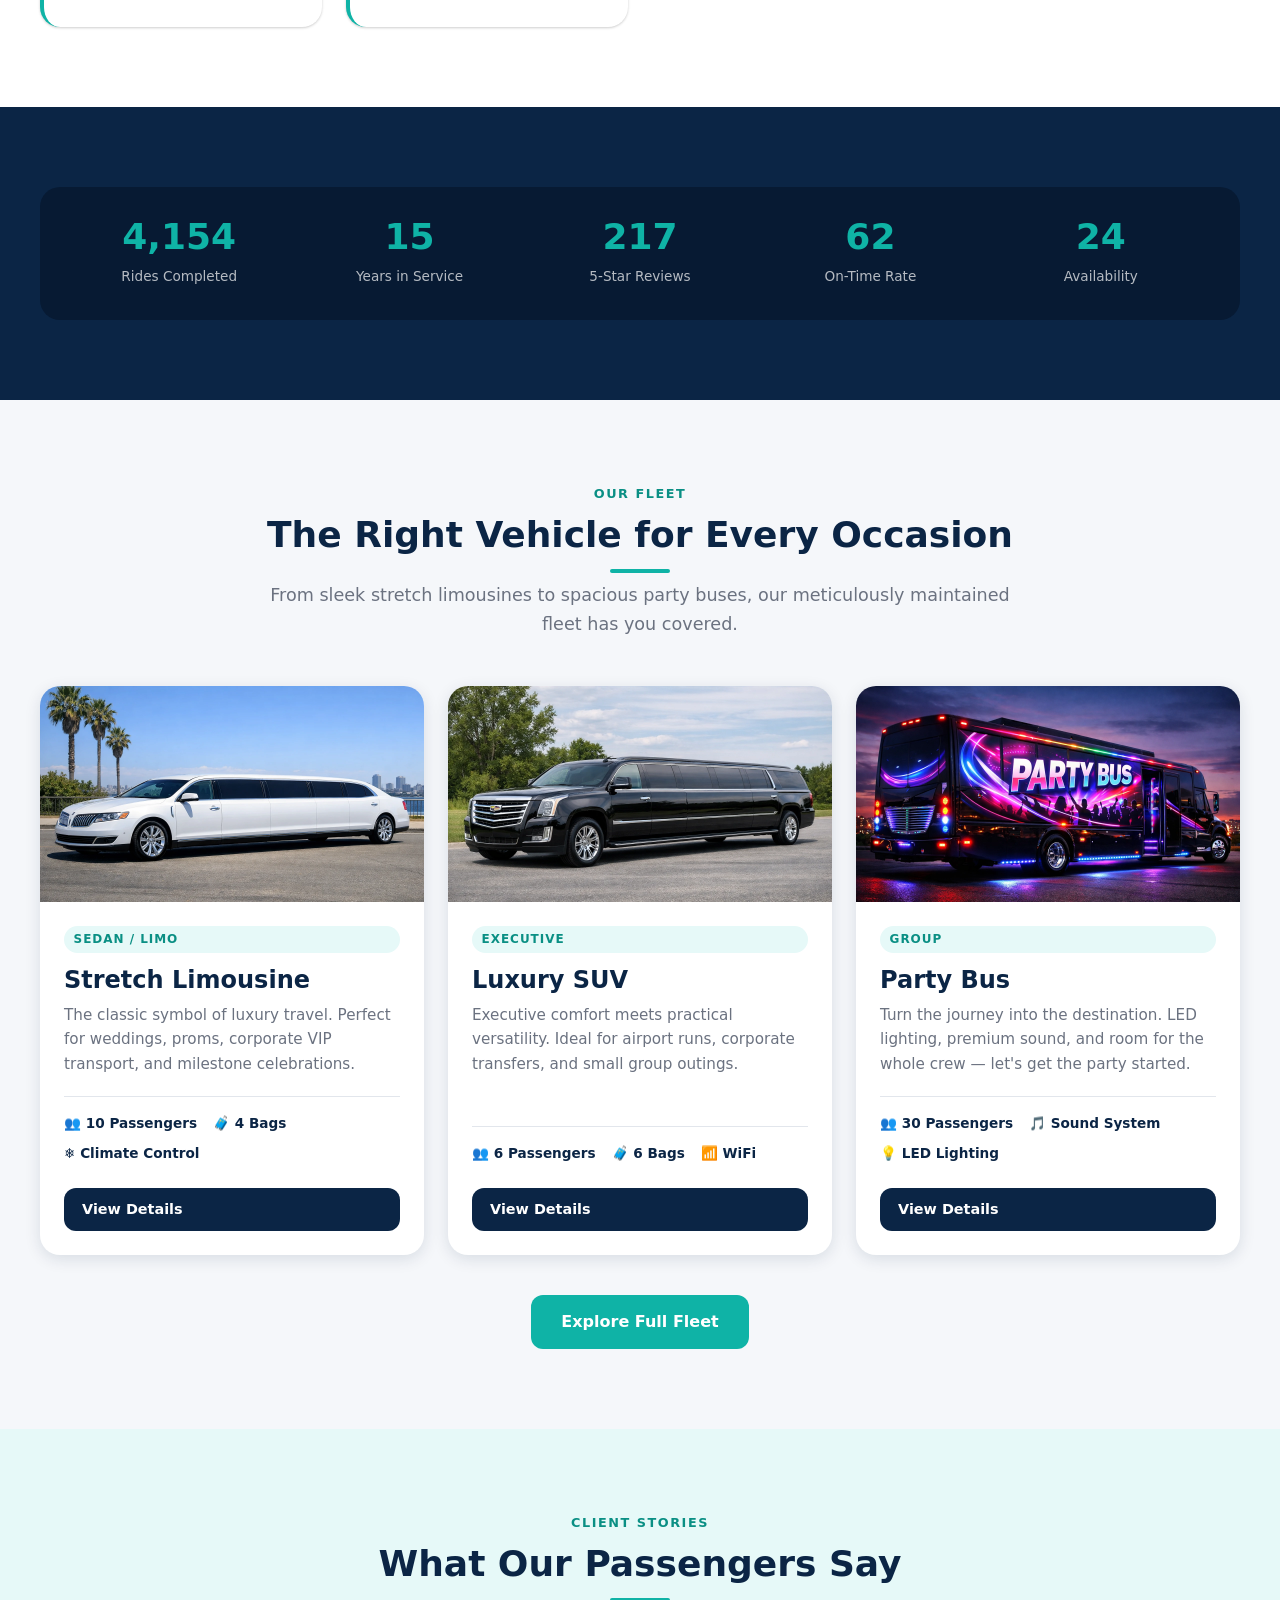
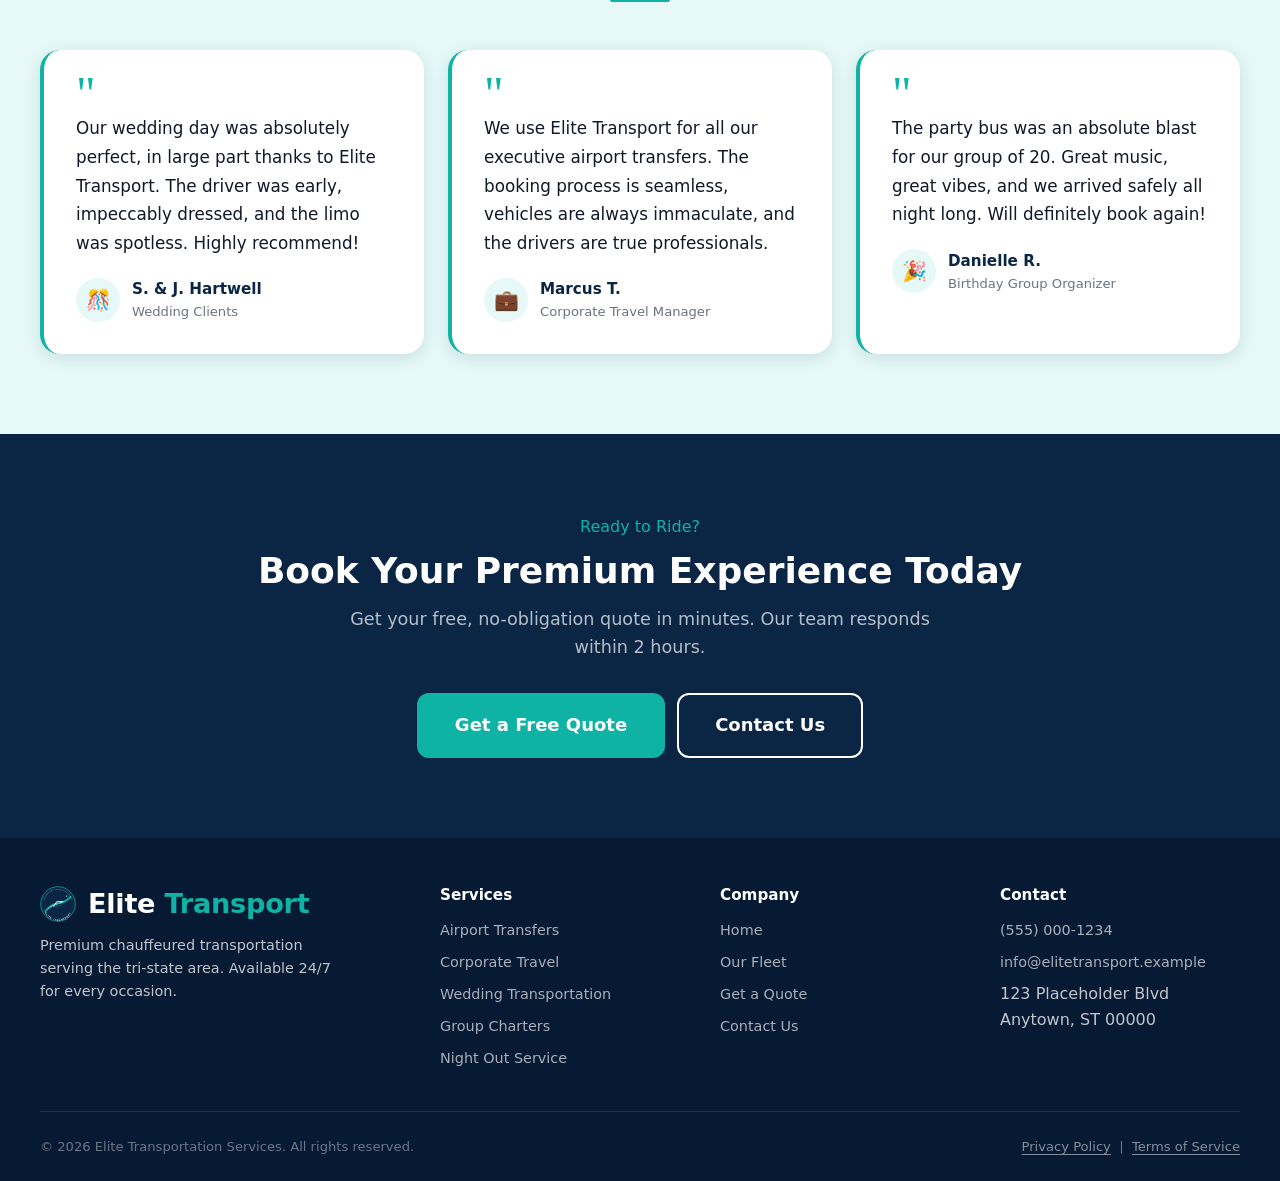
<file: responsive-grid-layout/elite-transport/index.html>
<!DOCTYPE html>
<html lang="en">
<head>
  <meta charset="UTF-8" />
  <meta name="viewport" content="width=device-width, initial-scale=1.0" />
  <meta name="description" content="Premium transportation services for corporate travel, special events, airport transfers, and more. Reliable, comfortable, and professional." />
  <meta name="keywords" content="transportation services, limousine, luxury SUV, party bus, airport transfer, corporate travel" />
  <meta property="og:title" content="Elite Transportation Services" />
  <meta property="og:description" content="Premium chauffeured transportation for every occasion." />
  <meta property="og:type" content="website" />
  <meta name="theme-color" content="#0b2545" />
  <title>Elite Transportation Services — Home</title>
  <link rel="stylesheet" href="css/global.css" />
  <link rel="icon" href="images/logo.svg" type="image/svg+xml" />
</head>
<body>

  <!-- Skip Navigation -->
  <a href="#main-content" class="skip-link">Skip to main content</a>

  <!-- ══ HEADER / NAV ══════════════════════════════════════════ -->
  <header class="site-header" role="banner">
    <div class="container">
      <nav class="nav-inner" aria-label="Main navigation">
        <a href="index.html" class="nav-logo" aria-label="Elite Transportation — Home">
          <img src="images/logo.svg" alt="" width="40" height="40" aria-hidden="true" />
          <span class="nav-logo__text">Elite <span>Transport</span></span>
        </a>

        <button class="nav-toggle" aria-controls="main-menu" aria-expanded="false" aria-label="Toggle navigation menu">
          <span></span><span></span><span></span>
        </button>

        <ul class="nav-menu" id="main-menu" role="list">
          <li><a href="index.html" class="active">Home</a></li>
          <li><a href="pages/vehicles.html">Vehicles</a></li>
          <li><a href="pages/quote.html">Get a Quote</a></li>
          <li><a href="pages/contact.html">Contact</a></li>
        </ul>

        <a href="pages/quote.html" class="btn btn--primary btn--sm nav-cta" aria-label="Request a quote for transportation">Get a Quote</a>
      </nav>
    </div>
  </header>

  <!-- ══ MAIN ══════════════════════════════════════════════════ -->
  <main id="main-content">

    <!-- ── Hero ──────────────────────────────────────────────── -->
    <section class="hero" aria-labelledby="hero-heading">
      <div class="hero__bg" aria-hidden="true"></div>
      <div class="container">
        <div class="hero__grid">

          <div class="hero__content">
            <p class="hero__eyebrow" aria-hidden="true">
              <svg width="14" height="14" viewBox="0 0 24 24" fill="var(--teal)" aria-hidden="true"><circle cx="12" cy="12" r="10"/></svg>
              Premium Chauffeured Service
            </p>
            <h1 id="hero-heading" class="hero__title">
              Arrive in <em>Comfort</em><br>Every Mile Matters
            </h1>
            <p class="hero__sub">
              Professional transportation for corporate travel, special events, airport transfers, and group outings. Punctual, polished, and always on your schedule.
            </p>
            <div class="hero__actions">
              <a href="pages/quote.html" class="btn btn--primary btn--lg">Request a Quote</a>
              <a href="pages/vehicles.html" class="btn btn--outline btn--lg">View Our Fleet</a>
            </div>
          </div>

          <div class="hero__visual" aria-hidden="true">
            <img src="images/vehicle-limo.webp" alt="" width="520" height="300" loading="eager" />
            <div class="hero-badge hero-badge--top">
              <span class="hero-badge__dot"></span> Available 24/7
            </div>
            <div class="hero-badge hero-badge--bot">
              <span class="hero-badge__dot"></span> 500+ 5-Star Trips
            </div>
          </div>

        </div>
      </div>
    </section>

    <!-- ── Feature Pills (floats over hero bottom) ───────────── -->
    <div class="container" style="position:relative; z-index:10; margin-top: -1rem;">
      <div class="features-row" role="list" aria-label="Key service features">
        <div class="feature-pill" role="listitem">
          <div class="feature-pill__icon" aria-hidden="true">✈️</div>
          <div class="feature-pill__label">Airport Transfers</div>
          <div class="feature-pill__sub">Flight tracking included</div>
        </div>
        <div class="feature-pill" role="listitem">
          <div class="feature-pill__icon" aria-hidden="true">💼</div>
          <div class="feature-pill__label">Corporate Travel</div>
          <div class="feature-pill__sub">Account billing available</div>
        </div>
        <div class="feature-pill" role="listitem">
          <div class="feature-pill__icon" aria-hidden="true">🎉</div>
          <div class="feature-pill__label">Special Events</div>
          <div class="feature-pill__sub">Weddings, proms &amp; more</div>
        </div>
        <div class="feature-pill" role="listitem">
          <div class="feature-pill__icon" aria-hidden="true">🌙</div>
          <div class="feature-pill__label">Night Out</div>
          <div class="feature-pill__sub">Safe, stylish transport</div>
        </div>
        <div class="feature-pill" role="listitem">
          <div class="feature-pill__icon" aria-hidden="true">👥</div>
          <div class="feature-pill__label">Group Charters</div>
          <div class="feature-pill__sub">Up to 40 passengers</div>
        </div>
      </div>
    </div>

    <!-- ── About / Why Us ────────────────────────────────────── -->
    <section class="section section--alt" aria-labelledby="why-heading">
      <div class="container">
        <div class="section-header fade-up">
          <span class="eyebrow">Why Choose Us</span>
          <h2 id="why-heading">The Standard for Premium Transportation</h2>
          <div class="divider"></div>
          <p>We combine punctuality, comfort, and professionalism so every ride exceeds expectations — whether it's a solo airport run or a group event charter.</p>
        </div>

        <div class="grid grid--3" role="list" aria-label="Service benefits">
          <div class="icon-box fade-up" role="listitem">
            <div class="icon-box__icon" aria-hidden="true">
              <svg viewBox="0 0 24 24" fill="none" stroke="var(--teal-dark)" stroke-width="2" stroke-linecap="round" stroke-linejoin="round">
                <path d="M12 22s8-4 8-10V5l-8-3-8 3v7c0 6 8 10 8 10z"/>
              </svg>
            </div>
            <div>
              <h3 class="icon-box__title">Safety First</h3>
              <p>All chauffeurs are fully licensed, background-checked, and trained in defensive driving. Vehicles are inspected before every trip.</p>
            </div>
          </div>

          <div class="icon-box fade-up" role="listitem">
            <div class="icon-box__icon" aria-hidden="true">
              <svg viewBox="0 0 24 24" fill="none" stroke="var(--teal-dark)" stroke-width="2" stroke-linecap="round" stroke-linejoin="round">
                <circle cx="12" cy="12" r="10"/>
                <polyline points="12 6 12 12 16 14"/>
              </svg>
            </div>
            <div>
              <h3 class="icon-box__title">Always On Time</h3>
              <p>We monitor traffic and flight data in real time. Your chauffeur arrives early so you're never waiting — guaranteed.</p>
            </div>
          </div>

          <div class="icon-box fade-up" role="listitem">
            <div class="icon-box__icon" aria-hidden="true">
              <svg viewBox="0 0 24 24" fill="none" stroke="var(--teal-dark)" stroke-width="2" stroke-linecap="round" stroke-linejoin="round">
                <path d="M20.84 4.61a5.5 5.5 0 0 0-7.78 0L12 5.67l-1.06-1.06a5.5 5.5 0 0 0-7.78 7.78l1.06 1.06L12 21.23l7.78-7.78 1.06-1.06a5.5 5.5 0 0 0 0-7.78z"/>
              </svg>
            </div>
            <div>
              <h3 class="icon-box__title">White-Glove Service</h3>
              <p>From door-to-door assistance to complimentary amenities, every detail is handled so you can focus on what matters most.</p>
            </div>
          </div>

          <div class="icon-box fade-up" role="listitem">
            <div class="icon-box__icon" aria-hidden="true">
              <svg viewBox="0 0 24 24" fill="none" stroke="var(--teal-dark)" stroke-width="2" stroke-linecap="round" stroke-linejoin="round">
                <rect x="1" y="4" width="22" height="16" rx="2" ry="2"/>
                <line x1="1" y1="10" x2="23" y2="10"/>
              </svg>
            </div>
            <div>
              <h3 class="icon-box__title">Transparent Pricing</h3>
              <p>No surge pricing, no hidden fees. Flat rates and all-inclusive packages — what you're quoted is what you pay.</p>
            </div>
          </div>

          <div class="icon-box fade-up" role="listitem">
            <div class="icon-box__icon" aria-hidden="true">
              <svg viewBox="0 0 24 24" fill="none" stroke="var(--teal-dark)" stroke-width="2" stroke-linecap="round" stroke-linejoin="round">
                <path d="M17 21v-2a4 4 0 0 0-4-4H5a4 4 0 0 0-4 4v2"/>
                <circle cx="9" cy="7" r="4"/>
                <path d="M23 21v-2a4 4 0 0 0-3-3.87"/><path d="M16 3.13a4 4 0 0 1 0 7.75"/>
              </svg>
            </div>
            <div>
              <h3 class="icon-box__title">Professional Chauffeurs</h3>
              <p>Our drivers are courteous, uniformed professionals who know local routes and treat every passenger with respect.</p>
            </div>
          </div>

          <div class="icon-box fade-up" role="listitem">
            <div class="icon-box__icon" aria-hidden="true">
              <svg viewBox="0 0 24 24" fill="none" stroke="var(--teal-dark)" stroke-width="2" stroke-linecap="round" stroke-linejoin="round">
                <path d="M22 16.92v3a2 2 0 0 1-2.18 2 19.79 19.79 0 0 1-8.63-3.07A19.5 19.5 0 0 1 4.69 12a19.79 19.79 0 0 1-3.07-8.67A2 2 0 0 1 3.6 1.27h3a2 2 0 0 1 2 1.72c.127.96.361 1.903.7 2.81a2 2 0 0 1-.45 2.11L7.91 8.37a16 16 0 0 0 5.72 5.72l.93-.93a2 2 0 0 1 2.11-.45c.907.339 1.85.573 2.81.7a2 2 0 0 1 1.72 2.01z"/>
              </svg>
            </div>
            <div>
              <h3 class="icon-box__title">24/7 Dispatch Support</h3>
              <p>Our operations center is staffed around the clock. Need a change of plans at midnight? We're always available to help.</p>
            </div>
          </div>
        </div>
      </div>
    </section>

    <!-- ── Stats Strip ────────────────────────────────────────── -->
    <section class="section section--navy" aria-label="Company statistics">
  <div class="container">
    <div class="stat-strip" role="list" aria-label="Service statistics">

      <div class="stat-item fade-up" role="listitem">
        <div class="stat-item__number" data-count="10000">0</div>
        <div class="stat-item__label">Rides Completed</div>
      </div>

      <div class="stat-item fade-up" role="listitem">
        <div class="stat-item__number" data-count="15">0</div>
        <div class="stat-item__label">Years in Service</div>
      </div>

      <div class="stat-item fade-up" role="listitem">
        <div class="stat-item__number" data-count="500">0</div>
        <div class="stat-item__label">5-Star Reviews</div>
      </div>

      <div class="stat-item fade-up" role="listitem">
        <div class="stat-item__number" data-count="98">0</div>
        <div class="stat-item__label">On-Time Rate</div>
      </div>

      <div class="stat-item fade-up" role="listitem">
        <div class="stat-item__number" data-count="24">0</div>
        <div class="stat-item__label">Availability</div>
      </div>

    </div>
  </div>
</section>


    <!-- ── Fleet Preview ──────────────────────────────────────── -->
    <section class="section" aria-labelledby="fleet-heading">
      <div class="container">
        <div class="section-header section-header--center fade-up">
          <span class="eyebrow">Our Fleet</span>
          <h2 id="fleet-heading">The Right Vehicle for Every Occasion</h2>
          <div class="divider divider--center"></div>
          <p>From sleek stretch limousines to spacious party buses, our meticulously maintained fleet has you covered.</p>
        </div>

        <div class="grid grid--3">

          <article class="card fade-up" aria-label="Stretch Limousine vehicle card">
            <img src="images/vehicle-limo.webp" alt="Sleek black stretch limousine with tinted windows, ideal for formal events and airport transfers" class="card__img" width="400" height="225" loading="lazy" />
            <div class="card__body">
              <span class="card__tag">Sedan / Limo</span>
              <h3 class="card__title">Stretch Limousine</h3>
              <p class="card__desc">The classic symbol of luxury travel. Perfect for weddings, proms, corporate VIP transport, and milestone celebrations.</p>
              <div class="card__meta" aria-label="Vehicle specifications">
                <span data-icon="👥" aria-label="Capacity: up to 10 passengers">10 Passengers</span>
                <span data-icon="🧳" aria-label="4 luggage bags">4 Bags</span>
                <span data-icon="❄️" aria-label="Climate controlled">Climate Control</span>
              </div>
              <a href="pages/vehicles.html#limo" class="btn btn--navy btn--sm mt-md">View Details</a>
            </div>
          </article>

          <article class="card fade-up" aria-label="Luxury SUV vehicle card">
            <img src="images/vehicle-suv.webp" alt="Black luxury SUV with spacious interior, suited for executive airport transfers and small group travel" class="card__img" width="400" height="225" loading="lazy" />
            <div class="card__body">
              <span class="card__tag">Executive</span>
              <h3 class="card__title">Luxury SUV</h3>
              <p class="card__desc">Executive comfort meets practical versatility. Ideal for airport runs, corporate transfers, and small group outings.</p>
              <div class="card__meta" aria-label="Vehicle specifications">
                <span data-icon="👥" aria-label="Capacity: up to 6 passengers">6 Passengers</span>
                <span data-icon="🧳" aria-label="6 luggage bags">6 Bags</span>
                <span data-icon="📶" aria-label="WiFi onboard">WiFi</span>
              </div>
              <a href="pages/vehicles.html#suv" class="btn btn--navy btn--sm mt-md">View Details</a>
            </div>
          </article>

          <article class="card fade-up" aria-label="Party Bus vehicle card">
            <img src="images/vehicle-partybus.webp" alt="Large party bus with festive interior lighting, designed for group celebrations and events" class="card__img" width="400" height="225" loading="lazy" />
            <div class="card__body">
              <span class="card__tag">Group</span>
              <h3 class="card__title">Party Bus</h3>
              <p class="card__desc">Turn the journey into the destination. LED lighting, premium sound, and room for the whole crew — let's get the party started.</p>
              <div class="card__meta" aria-label="Vehicle specifications">
                <span data-icon="👥" aria-label="Capacity: up to 30 passengers">30 Passengers</span>
                <span data-icon="🎵" aria-label="Sound system included">Sound System</span>
                <span data-icon="💡" aria-label="LED lighting">LED Lighting</span>
              </div>
              <a href="pages/vehicles.html#partybus" class="btn btn--navy btn--sm mt-md">View Details</a>
            </div>
          </article>

        </div>

        <div class="text-center mt-lg fade-up">
          <a href="pages/vehicles.html" class="btn btn--primary">Explore Full Fleet</a>
        </div>
      </div>
    </section>

    <!-- ── Testimonials ───────────────────────────────────────── -->
    <section class="section section--teal" aria-labelledby="testimonials-heading">
      <div class="container">
        <div class="section-header section-header--center fade-up">
          <span class="eyebrow">Client Stories</span>
          <h2 id="testimonials-heading">What Our Passengers Say</h2>
          <div class="divider divider--center"></div>
        </div>
        <div class="grid grid--3">

          <blockquote class="testimonial fade-up" cite="#">
            <p class="testimonial__quote">Our wedding day was absolutely perfect, in large part thanks to Elite Transport. The driver was early, impeccably dressed, and the limo was spotless. Highly recommend!</p>
            <footer class="testimonial__author">
              <div class="testimonial__avatar" aria-hidden="true">🎊</div>
              <div>
                <div class="testimonial__name">S. &amp; J. Hartwell</div>
                <div class="testimonial__role">Wedding Clients</div>
              </div>
            </footer>
          </blockquote>

          <blockquote class="testimonial fade-up" cite="#">
            <p class="testimonial__quote">We use Elite Transport for all our executive airport transfers. The booking process is seamless, vehicles are always immaculate, and the drivers are true professionals.</p>
            <footer class="testimonial__author">
              <div class="testimonial__avatar" aria-hidden="true">💼</div>
              <div>
                <div class="testimonial__name">Marcus T.</div>
                <div class="testimonial__role">Corporate Travel Manager</div>
              </div>
            </footer>
          </blockquote>

          <blockquote class="testimonial fade-up" cite="#">
            <p class="testimonial__quote">The party bus was an absolute blast for our group of 20. Great music, great vibes, and we arrived safely all night long. Will definitely book again!</p>
            <footer class="testimonial__author">
              <div class="testimonial__avatar" aria-hidden="true">🎉</div>
              <div>
                <div class="testimonial__name">Danielle R.</div>
                <div class="testimonial__role">Birthday Group Organizer</div>
              </div>
            </footer>
          </blockquote>

        </div>
      </div>
    </section>

    <!-- ── CTA Banner ─────────────────────────────────────────── -->
    <section class="section section--navy" aria-labelledby="cta-heading">
      <div class="container text-center">
        <span class="eyebrow" style="color:var(--teal);" aria-hidden="true">Ready to Ride?</span>
        <h2 id="cta-heading" style="color:white; margin-top:.5rem;">Book Your Premium Experience Today</h2>
        <p style="color:rgba(255,255,255,.7); margin: .75rem auto 2rem; max-width:52ch; font-size:1.1rem;">Get your free, no-obligation quote in minutes. Our team responds within 2 hours.</p>
        <div class="flex justify-center gap-sm flex-wrap">
          <a href="pages/quote.html" class="btn btn--primary btn--lg">Get a Free Quote</a>
          <a href="pages/contact.html" class="btn btn--outline btn--lg">Contact Us</a>
        </div>
      </div>
    </section>

  </main>

  <!-- ══ FOOTER ════════════════════════════════════════════════ -->
  <footer class="site-footer" role="contentinfo">
    <div class="container">
      <div class="footer-grid">
        <div class="footer-brand">
          <a href="index.html" class="nav-logo" aria-label="Elite Transportation — Home">
            <img src="images/logo.svg" alt="" width="36" height="36" aria-hidden="true" />
            <span class="nav-logo__text">Elite <span>Transport</span></span>
          </a>
          <p>Premium chauffeured transportation serving the tri-state area. Available 24/7 for every occasion.</p>
        </div>
        <div class="footer-col">
          <h4>Services</h4>
          <ul>
            <li><a href="pages/quote.html">Airport Transfers</a></li>
            <li><a href="pages/quote.html">Corporate Travel</a></li>
            <li><a href="pages/quote.html">Wedding Transportation</a></li>
            <li><a href="pages/quote.html">Group Charters</a></li>
            <li><a href="pages/quote.html">Night Out Service</a></li>
          </ul>
        </div>
        <div class="footer-col">
          <h4>Company</h4>
          <ul>
            <li><a href="index.html">Home</a></li>
            <li><a href="pages/vehicles.html">Our Fleet</a></li>
            <li><a href="pages/quote.html">Get a Quote</a></li>
            <li><a href="pages/contact.html">Contact Us</a></li>
          </ul>
        </div>
        <div class="footer-col">
          <h4>Contact</h4>
          <ul>
            <li><a href="tel:+15550001234">(555) 000-1234</a></li>
            <li><a href="mailto:info@elitetransport.example">info@elitetransport.example</a></li>
            <li>123 Placeholder Blvd<br>Anytown, ST 00000</li>
          </ul>
        </div>
      </div>
      <div class="footer-bottom">
        <span>&copy; 2026 Elite Transportation Services. All rights reserved.</span>
        <span>
          <a href="#">Privacy Policy</a> &nbsp;|&nbsp;
          <a href="#">Terms of Service</a>
        </span>
      </div>
    </div>
  </footer>

  <script src="js/main.js" defer></script>
</body>
</html>
</file>
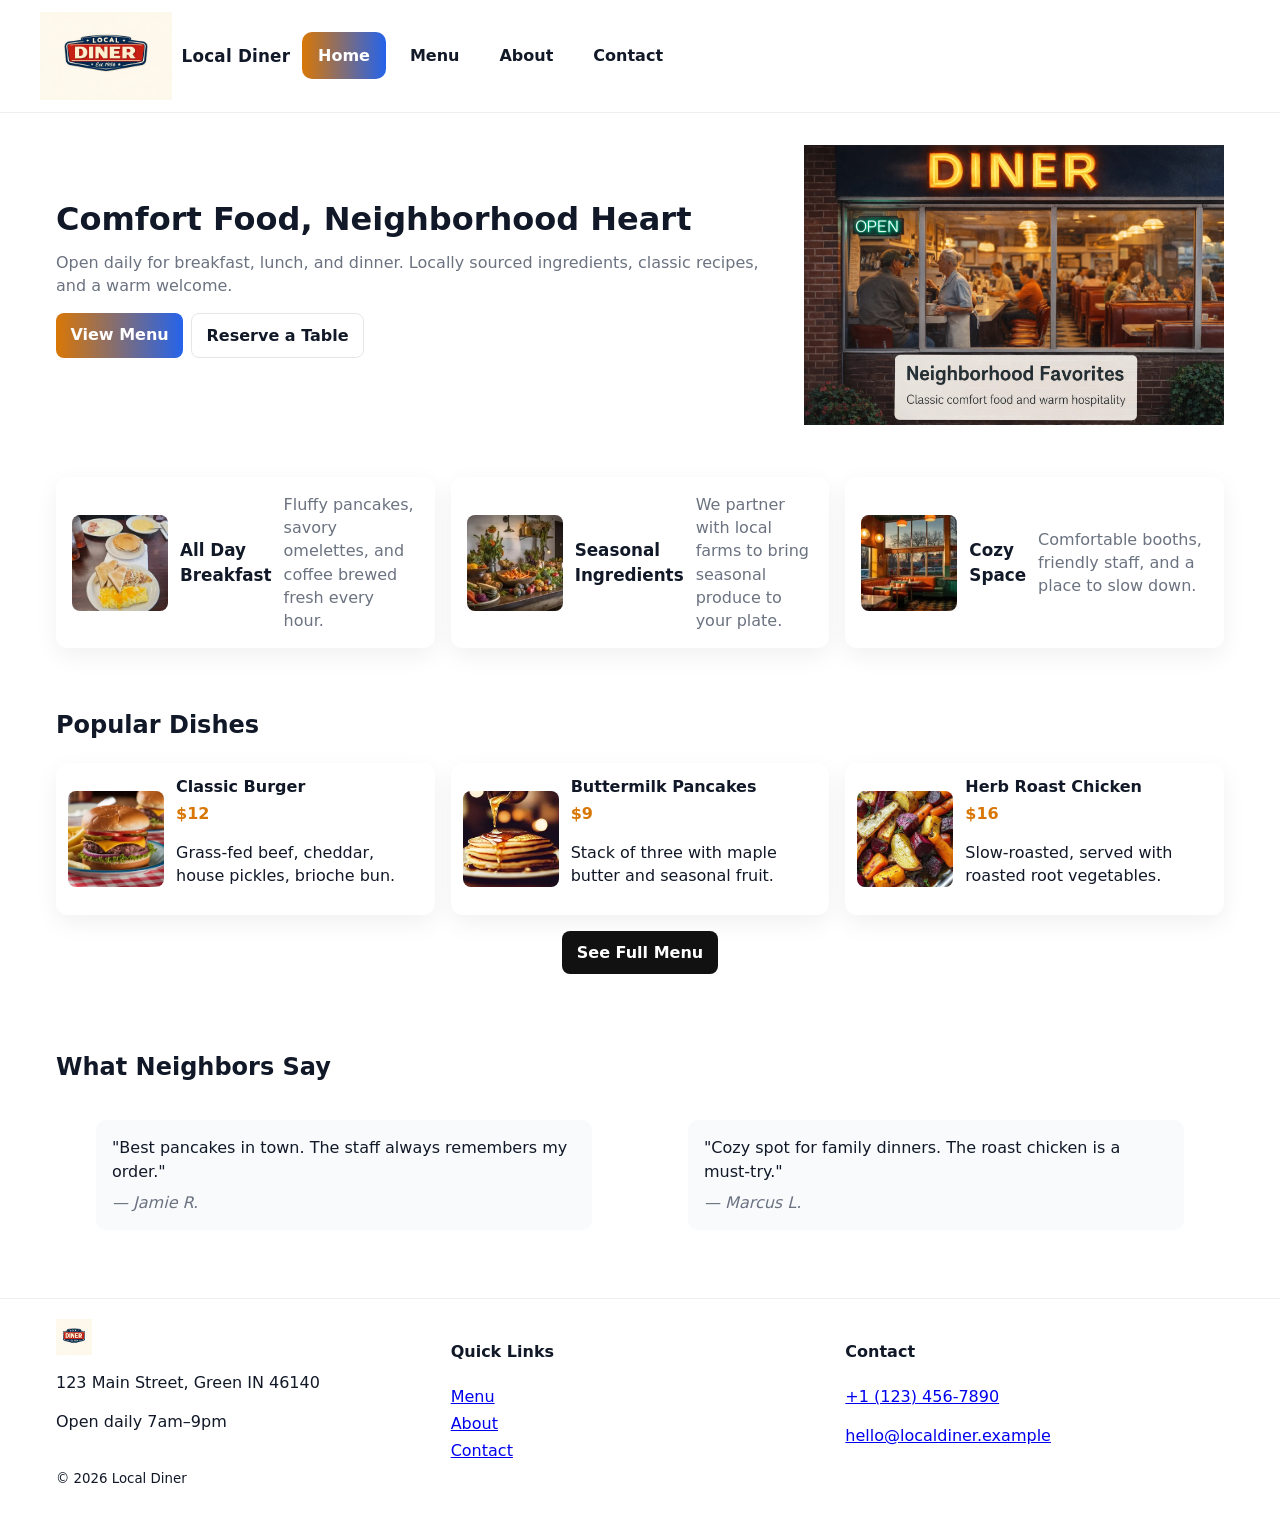
<file: responsive-grid-layout/local-diner/index.html>
<!doctype html>
<html lang="en">
<head>
  <meta charset="utf-8" />
  <meta name="viewport" content="width=device-width,initial-scale=1" />
  <title>Local Diner — Home</title>
  <link rel="stylesheet" href="css/global.css" />
  <meta name="description" content="Local Diner — classic comfort food, friendly service, neighborhood vibes." />
</head>
<body class="page-home">
  <header class="site-header">
    <div class="container header-grid">
      <a class="brand" href="index.html" aria-label="Local Diner home">
        <!-- Inline SVG logo asset -->
        <img src="assets/logo.webp" alt="Local Diner logo" class="logo" />
        <span class="brand-text">Local Diner</span>
      </a>

      <button id="nav-toggle" class="nav-toggle" aria-controls="primary-nav" aria-expanded="false" aria-label="Open navigation">
        <span class="hamburger">
          <span class="bar bar-top"></span>
          <span class="bar bar-mid"></span>
          <span class="bar bar-bot"></span>
        </span>
      </button>

      <nav id="primary-nav" class="primary-nav" aria-hidden="true">
        <ul class="nav-list">
          <li><a href="index.html" class="active">Home</a></li>
          <li><a href="menu.html">Menu</a></li>
          <li><a href="about.html">About</a></li>
          <li><a href="contact.html">Contact</a></li>
        </ul>
      </nav>
    </div>
  </header>

  <main>
    <section class="hero">
      <div class="container hero-grid">
        <div class="hero-copy">
          <h1>Comfort Food, Neighborhood Heart</h1>
          <p class="lead">Open daily for breakfast, lunch, and dinner. Locally sourced ingredients, classic recipes, and a warm welcome.</p>
          <p class="cta-row">
            <a class="btn btn-primary" href="menu.html">View Menu</a>
            <a class="btn btn-outline" href="contact.html">Reserve a Table</a>
          </p>
        </div>
        <div class="hero-art">
          <!-- Decorative SVG placeholder -->
          <img src="assets/hero.webp" alt="" class="hero-illustration" />
        </div>
      </div>
    </section>

    <section class="features">
      <div class="container features-grid">
        <article class="feature">
          <img src="assets/breakfast.webp" alt="" class="menu-img" />
          <h3>All Day Breakfast</h3>
          <p>Fluffy pancakes, savory omelettes, and coffee brewed fresh every hour.</p>
        </article>

        <article class="feature">
          <img src="assets/seasonal.webp" alt="" class="menu-img" />
          <h3>Seasonal Ingredients</h3>
          <p>We partner with local farms to bring seasonal produce to your plate.</p>
        </article>

        <article class="feature">
          <img src="assets/cozy.webp" alt="" class="menu-img" />
          <h3>Cozy Space</h3>
          <p>Comfortable booths, friendly staff, and a place to slow down.</p>
        </article>
      </div>
    </section>

    <section class="menu-preview">
      <div class="container">
        <h2>Popular Dishes</h2>
        <div class="menu-grid">
          <article class="menu-card">
            <img src="assets/burger.webp" alt="Classic Burger" class="menu-img" />
            <div class="menu-body">
              <h4>Classic Burger</h4>
              <p class="price">$12</p>
              <p class="desc">Grass-fed beef, cheddar, house pickles, brioche bun.</p>
            </div>
          </article>

          <article class="menu-card">
            <img src="assets/pancakes.webp" alt="Buttermilk Pancakes" class="menu-img" />
            <div class="menu-body">
              <h4>Buttermilk Pancakes</h4>
              <p class="price">$9</p>
              <p class="desc">Stack of three with maple butter and seasonal fruit.</p>
            </div>
          </article>

          <article class="menu-card">
            <img src="assets/chicken.webp" alt="Roast Chicken" class="menu-img" />
            <div class="menu-body">
              <h4>Herb Roast Chicken</h4>
              <p class="price">$16</p>
              <p class="desc">Slow-roasted, served with roasted root vegetables.</p>
            </div>
          </article>
        </div>
        <p class="center"><a class="btn btn-secondary" href="menu.html">See Full Menu</a></p>
      </div>
    </section>

    <section class="testimonials">
      <div class="container">
        <h2>What Neighbors Say</h2>
        <div class="test-grid">
          <blockquote class="testimonial">
            <p>"Best pancakes in town. The staff always remembers my order."</p>
            <cite>— Jamie R.</cite>
          </blockquote>

          <blockquote class="testimonial">
            <p>"Cozy spot for family dinners. The roast chicken is a must-try."</p>
            <cite>— Marcus L.</cite>
          </blockquote>
        </div>
      </div>
    </section>
  </main>

  <footer class="site-footer">
    <div class="container footer-grid">
      <div class="footer-col">
        <img src="assets/logo.webp" alt="Local Diner logo" class="small" />
        <p>123 Main Street, Green IN 46140</p>
        <p>Open daily 7am–9pm</p>
      </div>

      <div class="footer-col">
        <h4>Quick Links</h4>
        <ul class="footer-links">
          <li><a href="menu.html">Menu</a></li>
          <li><a href="about.html">About</a></li>
          <li><a href="contact.html">Contact</a></li>
        </ul>
      </div>

      <div class="footer-col">
        <h4>Contact</h4>
        <p><a href="tel:+11234567890">+1 (123) 456-7890</a></p>
        <p><a href="mailto:hello@localdiner.example">hello@localdiner.example</a></p>
      </div>
    </div>
    <div class="container copyright">
      <small>© <span id="year"></span> Local Diner</small>
    </div>
  </footer>

  <script src="js/scripts.js" defer></script>
</body>
</html>
</file>
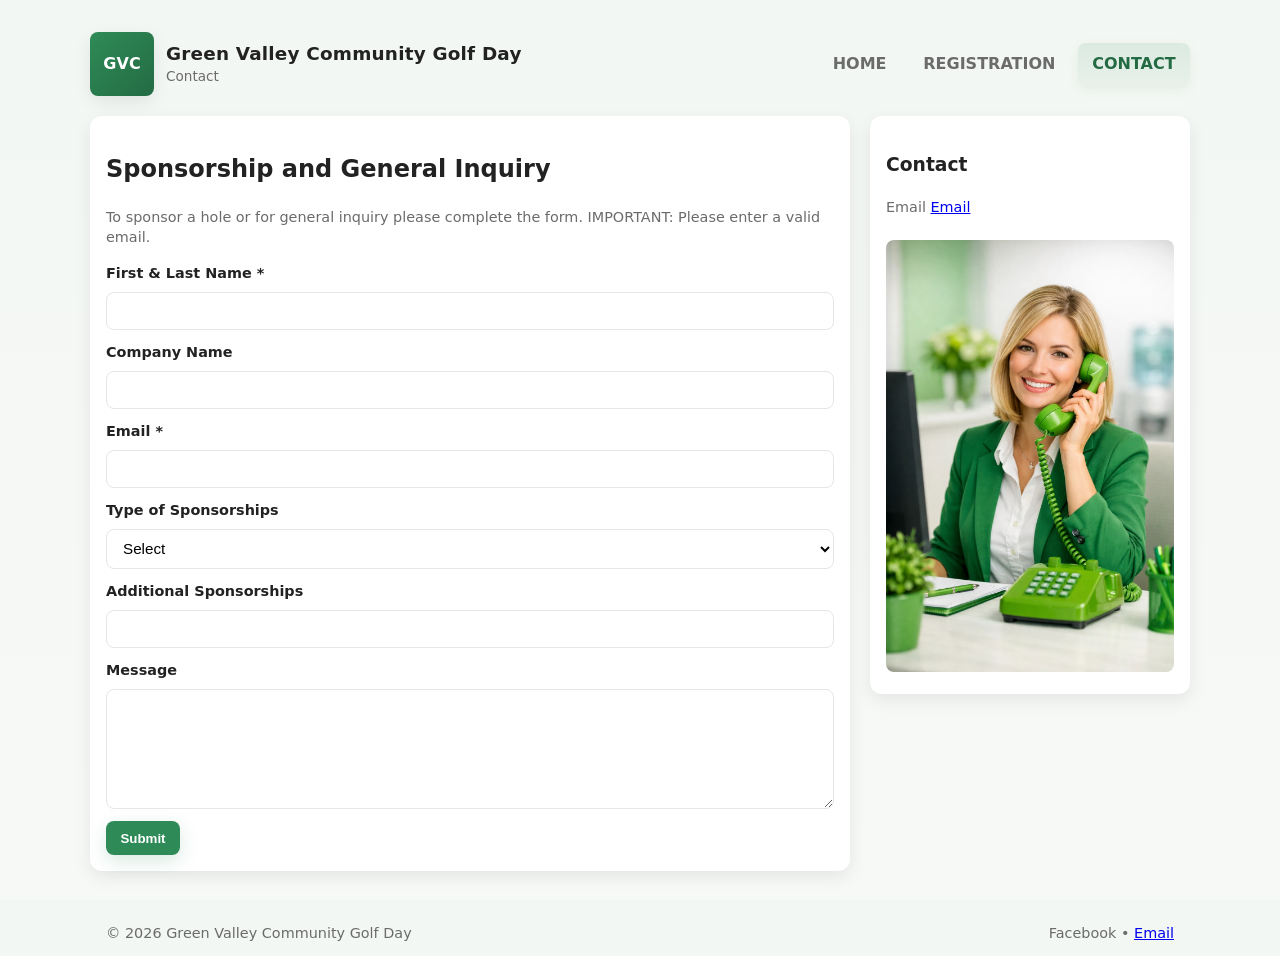
<file: responsive-flexbox-layout/green-valley-golf/contact.html>
<!-- contact.html -->
<!doctype html>
<html lang="en">
<head>
  <meta charset="utf-8" />
  <meta name="viewport" content="width=device-width,initial-scale=1" />
  <title>Contact</title>
  <link rel="stylesheet" href="global/styles.css" />
</head>
<body>
  <div class="container">
    <header class="header">
      <a class="brand" href="index.html">
        <div class="logo">GVC</div>
        <div>
          <div class="title">Green Valley Community Golf Day</div>
          <div class="subtitle">Contact</div>
        </div>
      </a>

      <nav class="nav" aria-label="Main navigation">
        <a href="index.html">HOME</a>
        <a href="registration.html">REGISTRATION</a>
        <a href="contact.html" class="active">CONTACT</a>
      </nav>
    </header>

    <main class="main">
      <section class="content card">
        <h2>Sponsorship and General Inquiry</h2>
        <p class="small">To sponsor a hole or for general inquiry please complete the form. IMPORTANT: Please enter a valid email.</p>

        <form id="contactForm" novalidate>
          <div class="form-row">
            <label for="cname">First & Last Name *</label>
            <input id="cname" name="cname" type="text" required />
          </div>

          <div class="form-row">
            <label for="company">Company Name</label>
            <input id="company" name="company" type="text" />
          </div>

          <div class="form-row">
            <label for="cemail">Email *</label>
            <input id="cemail" name="cemail" type="email" required />
          </div>

          <div class="form-row">
            <label for="type">Type of Sponsorships</label>
            <select id="type" name="type">
              <option value="">Select</option>
              <option value="hole">Hole Sponsor</option>
              <option value="tee">Tee Box</option>
              <option value="banner">Banner</option>
            </select>
          </div>

          <div class="form-row">
            <label for="additional">Additional Sponsorships</label>
            <input id="additional" name="additional" type="text" />
          </div>

          <div class="form-row">
            <label for="message">Message</label>
            <textarea id="message" name="message"></textarea>
          </div>

          <div class="form-actions">
            <button class="btn btn-primary" type="submit">Submit</button>
            <div id="contactMsg" class="small" style="margin-left:auto"></div>
          </div>
        </form>
      </section>

      <aside class="sidebar card">
        <h3>Contact</h3>
        <p class="small">Email <a href="mailto:#">Email</a></p>
        <img src="img/contact.webp" alt="phone" style="width:100%;border-radius:8px;margin-top:.5rem" />
      </aside>
    </main>

    <footer class="footer">
      <div class="small">© 2026 Green Valley Community Golf Day</div>
      <div class="small">Facebook • <a href="mailto:#">Email</a></div>
    </footer>
  </div>

  <script src="global/app.js"></script>
</body>
</html>
</file>
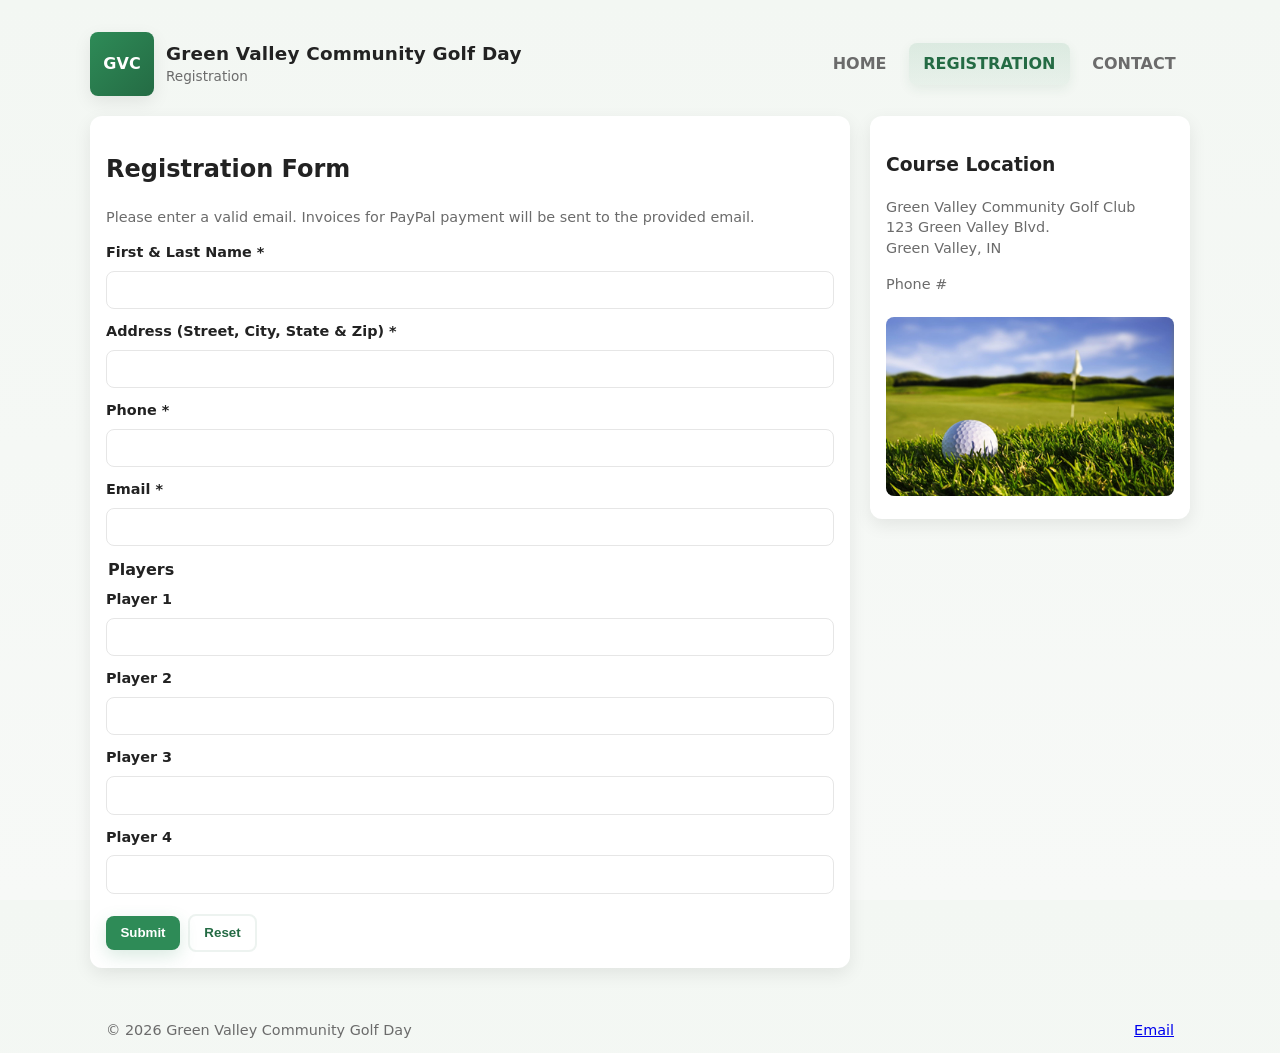
<file: responsive-flexbox-layout/green-valley-golf/registration.html>
<!-- registration.html -->
<!doctype html>
<html lang="en">
<head>
  <meta charset="utf-8" />
  <meta name="viewport" content="width=device-width,initial-scale=1" />
  <title>Registration</title>
  <link rel="stylesheet" href="global/styles.css" />
</head>
<body>
  <div class="container">
    <header class="header">
      <a class="brand" href="index.html">
        <div class="logo">GVC</div>
        <div>
          <div class="title">Green Valley Community Golf Day</div>
          <div class="subtitle">Registration</div>
        </div>
      </a>

      <nav class="nav" aria-label="Main navigation">
        <a href="index.html">HOME</a>
        <a href="registration.html" class="active">REGISTRATION</a>
        <a href="contact.html">CONTACT</a>
      </nav>
    </header>

    <main class="main">
      <section class="content card">
        <h2>Registration Form</h2>
        <p class="small">Please enter a valid email. Invoices for PayPal payment will be sent to the provided email.</p>

        <form id="regForm" novalidate>
          <div class="form-row">
            <label for="name">First & Last Name *</label>
            <input id="name" name="name" type="text" required />
          </div>

          <div class="form-row">
            <label for="address">Address (Street, City, State & Zip) *</label>
            <input id="address" name="address" type="text" required />
          </div>

          <div class="form-row">
            <label for="phone">Phone *</label>
            <input id="phone" name="phone" type="text" required />
          </div>

          <div class="form-row">
            <label for="email">Email *</label>
            <input id="email" name="email" type="email" required />
          </div>

          <fieldset style="border:0;padding:0;margin:0">
            <legend style="font-weight:700;margin-bottom:.5rem">Players</legend>
            <div class="form-row">
              <label for="p1">Player 1</label>
              <input id="p1" name="p1" type="text" />
            </div>
            <div class="form-row">
              <label for="p2">Player 2</label>
              <input id="p2" name="p2" type="text" />
            </div>
            <div class="form-row">
              <label for="p3">Player 3</label>
              <input id="p3" name="p3" type="text" />
            </div>
            <div class="form-row">
              <label for="p4">Player 4</label>
              <input id="p4" name="p4" type="text" />
            </div>
          </fieldset>

          <div class="form-actions" style="margin-top:.5rem">
            <button class="btn btn-primary" type="submit">Submit</button>
            <button class="btn btn-outline" type="reset">Reset</button>
            <div id="regMsg" class="small" style="margin-left:auto"></div>
          </div>
        </form>
      </section>

      <aside class="sidebar card">
        <h3>Course Location</h3>
        <p class="small">Green Valley Community Golf Club<br/>123 Green Valley Blvd.<br/>Green Valley, IN</p>
        <p class="small">Phone #</p>
	<img src="img/course.jpg" alt="phone" style="width:100%;border-radius:8px;margin-top:.5rem" />
      </aside>
    </main>

    <footer class="footer">
      <div class="small">© 2026 Green Valley Community Golf Day</div>
      <div class="small"><a href="mailto:#">Email</a></div>
    </footer>
  </div>

  <script src="global/app.js"></script>
</body>
</html>
</file>
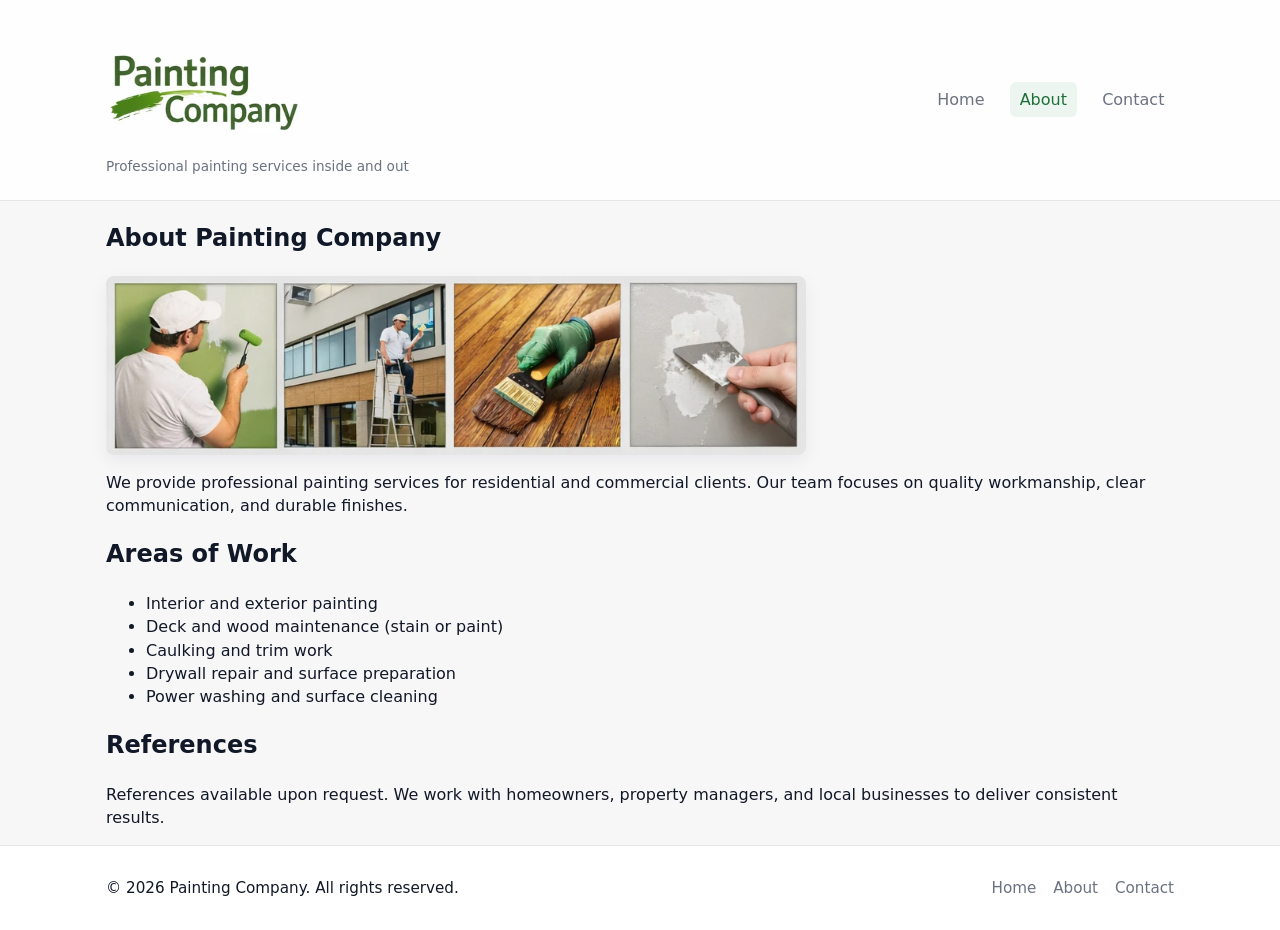
<file: responsive-flexbox-layout/painting-company/about.html>
<!doctype html>
<html lang="en">
<head>
  <meta charset="utf-8" />
  <meta name="viewport" content="width=device-width,initial-scale=1" />
  <title>Painting Company — About</title>
  <link rel="stylesheet" href="global/style.css" />
</head>
<body>
  <header class="site-header">
    <div class="container header-inner">
      <a class="brand" href="index.html">
        <img src="global/img/logo.webp" width="200">
        <span class="tagline">Professional painting services inside and out</span>
      </a>

      <button class="nav-toggle" id="navToggleAbout" aria-expanded="false" aria-controls="mainNavAbout">☰</button>

      <nav id="mainNavAbout" class="main-nav">
        <ul>
          <li><a href="index.html">Home</a></li>
          <li><a href="about.html" class="active">About</a></li>
          <li><a href="contact.html">Contact</a></li>
        </ul>
      </nav>
    </div>
  </header>

  <main>
    <section class="about-intro">
      <div class="container">
        <h1>About Painting Company</h1>
	<img src="global/img/about.webp">
        <p>We provide professional painting services for residential and commercial clients. Our team focuses on quality workmanship, clear communication, and durable finishes.</p>
      </div>
    </section>

    <section class="areas">
      <div class="container">
        <h2>Areas of Work</h2>
        <ul class="areas-list">
          <li>Interior and exterior painting</li>
          <li>Deck and wood maintenance (stain or paint)</li>
          <li>Caulking and trim work</li>
          <li>Drywall repair and surface preparation</li>
          <li>Power washing and surface cleaning</li>
        </ul>
      </div>
    </section>

    <section class="references">
      <div class="container">
        <h2>References</h2>
        <p>References available upon request. We work with homeowners, property managers, and local businesses to deliver consistent results.</p>
      </div>
    </section>
  </main>

  <footer class="site-footer">
    <div class="container footer-inner">
      <p>© <span id="yearAbout"></span> Painting Company. All rights reserved.</p>
      <nav class="footer-nav">
        <a href="index.html">Home</a>
        <a href="about.html">About</a>
        <a href="contact.html">Contact</a>
      </nav>
    </div>
  </footer>

  <script>
    (function () {
      const btn = document.getElementById('navToggleAbout');
      const nav = document.getElementById('mainNavAbout');
      btn.addEventListener('click', () => {
        const expanded = btn.getAttribute('aria-expanded') === 'true';
        btn.setAttribute('aria-expanded', String(!expanded));
        nav.classList.toggle('open');
      });
      document.getElementById('yearAbout').textContent = new Date().getFullYear();
    })();
  </script>
</body>
</html>
</file>
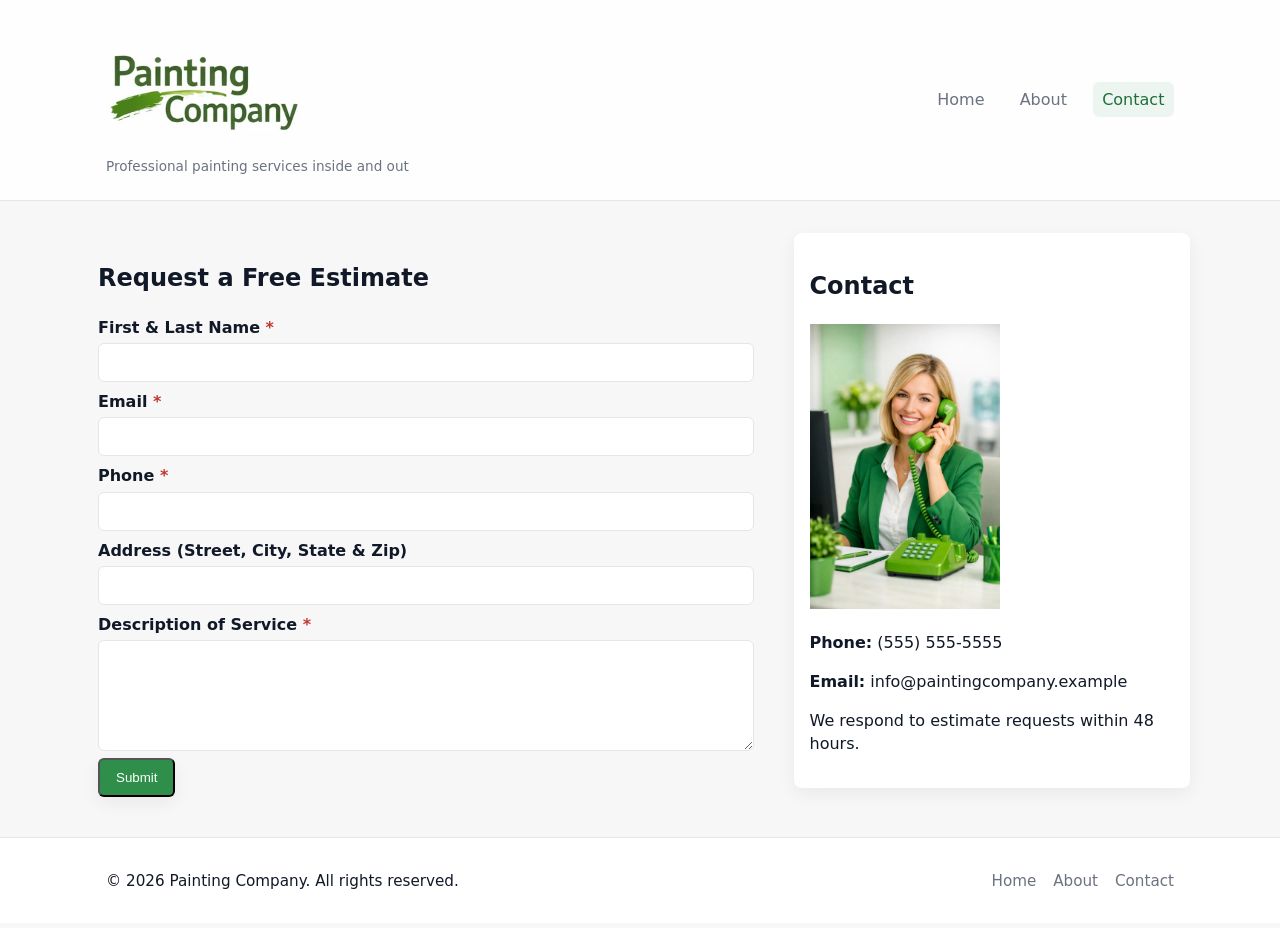
<file: responsive-flexbox-layout/painting-company/contact.html>
<!doctype html>
<html lang="en">
<head>
  <meta charset="utf-8" />
  <meta name="viewport" content="width=device-width,initial-scale=1" />
  <title>Painting Company — Contact</title>
  <link rel="stylesheet" href="global/style.css" />
</head>
<body>
  <header class="site-header">
    <div class="container header-inner">
      <a class="brand" href="index.html">
        <img src="global/img/logo.webp" width="200">
        <span class="tagline">Professional painting services inside and out</span>
      </a>

      <button class="nav-toggle" id="navToggleContact" aria-expanded="false" aria-controls="mainNavContact">☰</button>

      <nav id="mainNavContact" class="main-nav">
        <ul>
          <li><a href="index.html">Home</a></li>
          <li><a href="about.html">About</a></li>
          <li><a href="contact.html" class="active">Contact</a></li>
        </ul>
      </nav>
    </div>
  </header>

  <main>
    <section class="contact-section">
      <div class="container contact-inner">
        <div class="contact-form-wrap">
          <h1>Request a Free Estimate</h1>
          <form class="contact-form" action="#" method="post">
            <label for="name">First & Last Name <span class="required">*</span></label>
            <input id="name" name="name" type="text" required />

            <label for="email">Email <span class="required">*</span></label>
            <input id="email" name="email" type="email" required />

            <label for="phone">Phone <span class="required">*</span></label>
            <input id="phone" name="phone" type="tel" required />

            <label for="address">Address (Street, City, State & Zip)</label>
            <input id="address" name="address" type="text" />

            <label for="message">Description of Service <span class="required">*</span></label>
            <textarea id="message" name="message" rows="5" required></textarea>

            <button class="btn btn-primary" type="submit">Submit</button>
          </form>
        </div>

        <aside class="contact-info">
          <h2>Contact</h2>
	  <img src="global/img/contact.webp" width="190">
          <p><strong>Phone:</strong> (555) 555-5555</p>
          <p><strong>Email:</strong> info@paintingcompany.example</p>
          <p>We respond to estimate requests within 48 hours.</p>
        </aside>
      </div>
    </section>
  </main>

  <footer class="site-footer">
    <div class="container footer-inner">
      <p>© <span id="yearContact"></span> Painting Company. All rights reserved.</p>
      <nav class="footer-nav">
        <a href="index.html">Home</a>
        <a href="about.html">About</a>
        <a href="contact.html">Contact</a>
      </nav>
    </div>
  </footer>

  <script>
    (function () {
      const btn = document.getElementById('navToggleContact');
      const nav = document.getElementById('mainNavContact');
      btn.addEventListener('click', () => {
        const expanded = btn.getAttribute('aria-expanded') === 'true';
        btn.setAttribute('aria-expanded', String(!expanded));
        nav.classList.toggle('open');
      });
      document.getElementById('yearContact').textContent = new Date().getFullYear();
    })();
  </script>
</body>
</html>
</file>
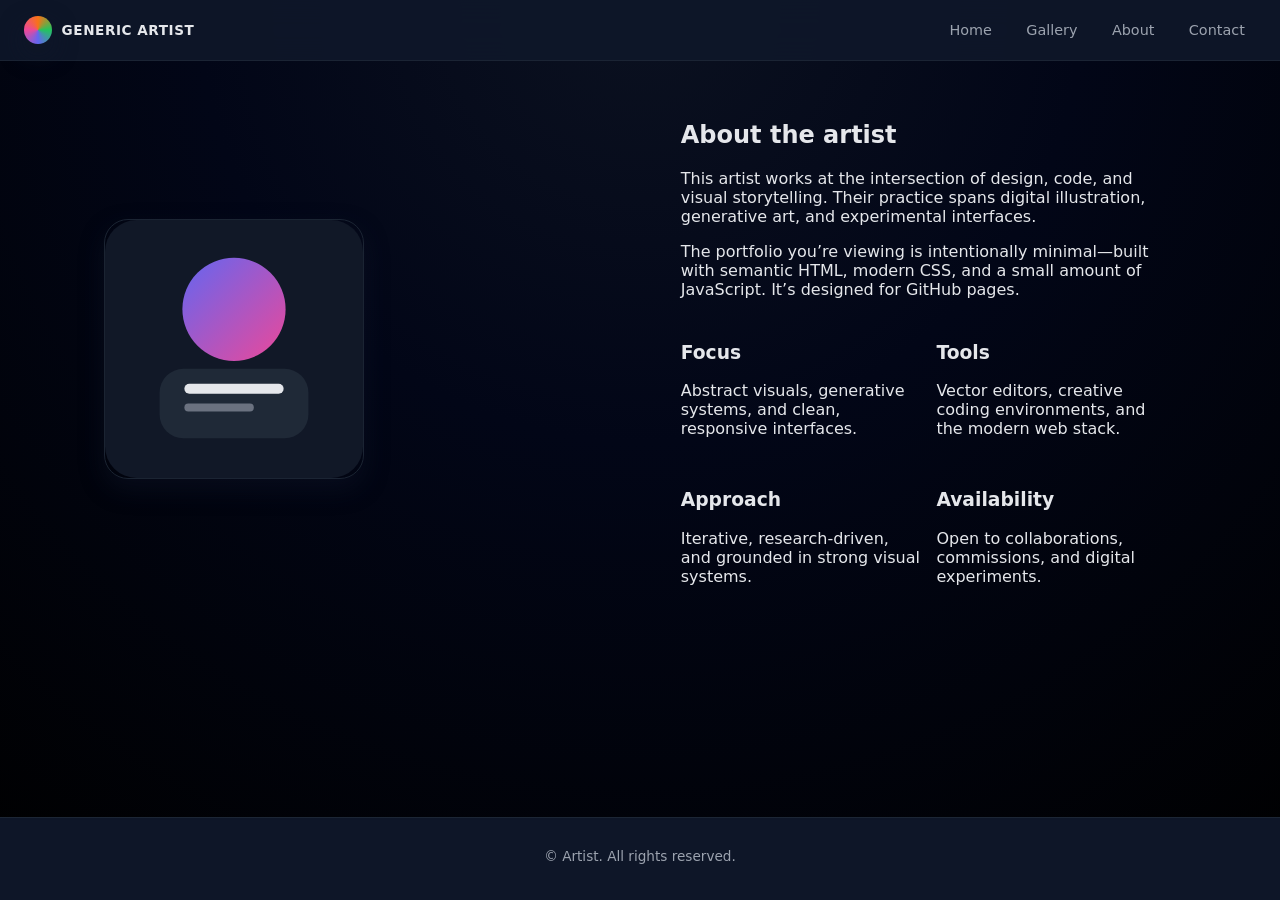
<file: responsive-grid-layout/artist-portfolio/about.html>
<!DOCTYPE html>
<html lang="en">
<head>
  <meta charset="UTF-8" />
  <title>Artist Portfolio – About</title>
  <meta name="viewport" content="width=device-width, initial-scale=1" />
  <meta name="description" content="About the artist and their visual practice." />
  <link rel="stylesheet" href="css/style.css" />
</head>
<body>

<header class="site-header">
  <div class="logo">
    <span class="logo-mark"></span>
    <span class="logo-text">Generic Artist</span>
  </div>

  <!-- PURE CSS TOGGLE -->
  <input type="checkbox" id="menu-toggle" class="menu-toggle">
  <label for="menu-toggle" class="hamburger">
    <span></span>
  </label>

  <nav class="site-nav">
    <a href="index.html">Home</a>
    <a href="gallery.html">Gallery</a>
    <a href="about.html">About</a>
    <a href="contact.html">Contact</a>
  </nav>
</header>

  <main>
    <section class="section split about-section">
      <div class="split-media">
        <!-- Portrait / avatar placeholder -->
        <svg viewBox="0 0 260 260" xmlns="http://www.w3.org/2000/svg" class="avatar-svg">
          <defs>
            <linearGradient id="gradAvatar" x1="0" y1="0" x2="1" y2="1">
              <stop offset="0%" stop-color="#6366f1" />
              <stop offset="100%" stop-color="#ec4899" />
            </linearGradient>
          </defs>
          <rect x="0" y="0" width="260" height="260" rx="32" fill="#111827" />
          <circle cx="130" cy="90" r="52" fill="url(#gradAvatar)" />
          <rect x="55" y="150" width="150" height="70" rx="24" fill="#1f2937" />
          <rect x="80" y="165" width="100" height="10" rx="5" fill="#e5e7eb" />
          <rect x="80" y="185" width="70" height="8" rx="4" fill="#6b7280" />
        </svg>
      </div>
      <div class="split-text">
        <h1>About the artist</h1>
        <p>
          This artist works at the intersection of design, code, and visual storytelling.
          Their practice spans digital illustration, generative art, and experimental interfaces.
        </p>
        <p>
          The portfolio you’re viewing is intentionally minimal—built with semantic HTML, modern CSS,
          and a small amount of JavaScript. It’s designed for GitHub pages.
        </p>

        <div class="about-grid">
          <div class="about-card">
            <h3>Focus</h3>
            <p>Abstract visuals, generative systems, and clean, responsive interfaces.</p>
          </div>
          <div class="about-card">
            <h3>Tools</h3>
            <p>Vector editors, creative coding environments, and the modern web stack.</p>
          </div>
          <div class="about-card">
            <h3>Approach</h3>
            <p>Iterative, research-driven, and grounded in strong visual systems.</p>
          </div>
          <div class="about-card">
            <h3>Availability</h3>
            <p>Open to collaborations, commissions, and digital experiments.</p>
          </div>
        </div>
      </div>
    </section>
  </main>

  <footer class="site-footer">
    <p>© <span id="year"></span> Artist. All rights reserved.</p>
  </footer>

  <script src="js/script.js"></script>
</body>
</html>
</file>
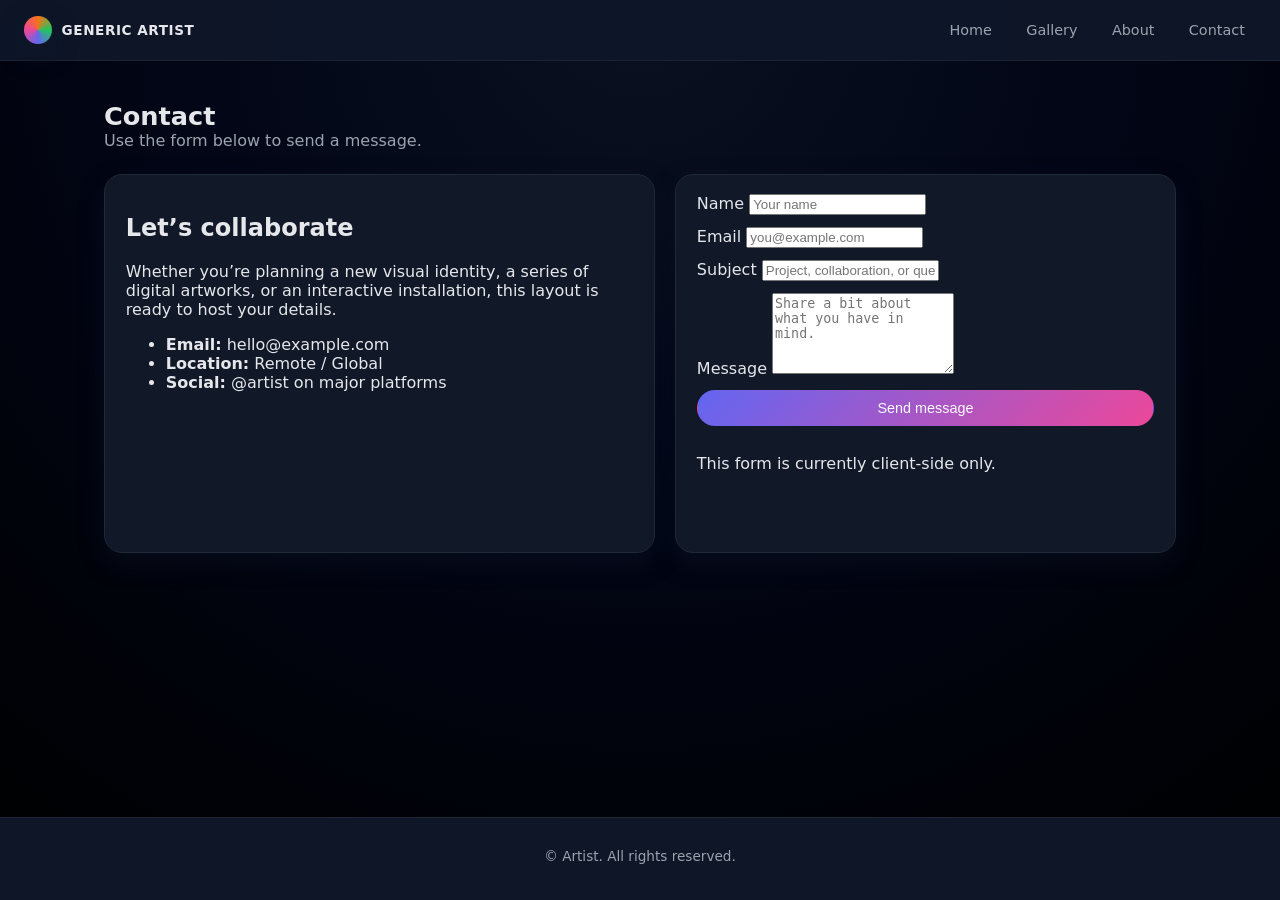
<file: responsive-grid-layout/artist-portfolio/contact.html>
<!DOCTYPE html>
<html lang="en">
<head>
  <meta charset="UTF-8" />
  <title>Artist Portfolio – Contact</title>
  <meta name="viewport" content="width=device-width, initial-scale=1" />
  <meta name="description" content="Contact the artist for collaborations and commissions." />
  <link rel="stylesheet" href="css/style.css" />
</head>
<body>

<header class="site-header">
  <div class="logo">
    <span class="logo-mark"></span>
    <span class="logo-text">Generic Artist</span>
  </div>

  <!-- PURE CSS TOGGLE -->
  <input type="checkbox" id="menu-toggle" class="menu-toggle">
  <label for="menu-toggle" class="hamburger">
    <span></span>
  </label>

  <nav class="site-nav">
    <a href="index.html">Home</a>
    <a href="gallery.html">Gallery</a>
    <a href="about.html">About</a>
    <a href="contact.html">Contact</a>
  </nav>
</header>

  <main>
    <section class="section contact-section">
      <div class="section-header">
        <h1>Contact</h1>
        <p>
          Use the form below to send a message.
        </p>
      </div>

      <div class="grid contact-grid">
        <div class="contact-card">
          <h2>Let’s collaborate</h2>
          <p>
            Whether you’re planning a new visual identity, a series of digital artworks,
            or an interactive installation, this layout is ready to host your details.
          </p>

          <ul class="contact-meta">
            <li><strong>Email:</strong> hello@example.com</li>
            <li><strong>Location:</strong> Remote / Global</li>
            <li><strong>Social:</strong> @artist on major platforms</li>
          </ul>
        </div>

        <div class="contact-form-card">
          <form class="contact-form" id="contactForm">
            <div class="form-row">
              <label for="name">Name</label>
              <input id="name" name="name" type="text" required placeholder="Your name" />
            </div>
            <div class="form-row">
              <label for="email">Email</label>
              <input id="email" name="email" type="email" required placeholder="you@example.com" />
            </div>
            <div class="form-row">
              <label for="subject">Subject</label>
              <input id="subject" name="subject" type="text" required placeholder="Project, collaboration, or question" />
            </div>
            <div class="form-row">
              <label for="message">Message</label>
              <textarea id="message" name="message" rows="5" required placeholder="Share a bit about what you have in mind."></textarea>
            </div>
            <button type="submit" class="btn primary">Send message</button>
            <p class="form-note">This form is currently client-side only.</p>
            <p class="form-status" id="formStatus" aria-live="polite"></p>
          </form>
        </div>
      </div>
    </section>
  </main>

  <footer class="site-footer">
    <p>© <span id="year"></span> Artist. All rights reserved.</p>
  </footer>

  <script src="js/script.js"></script>
</body>
</html>
</file>
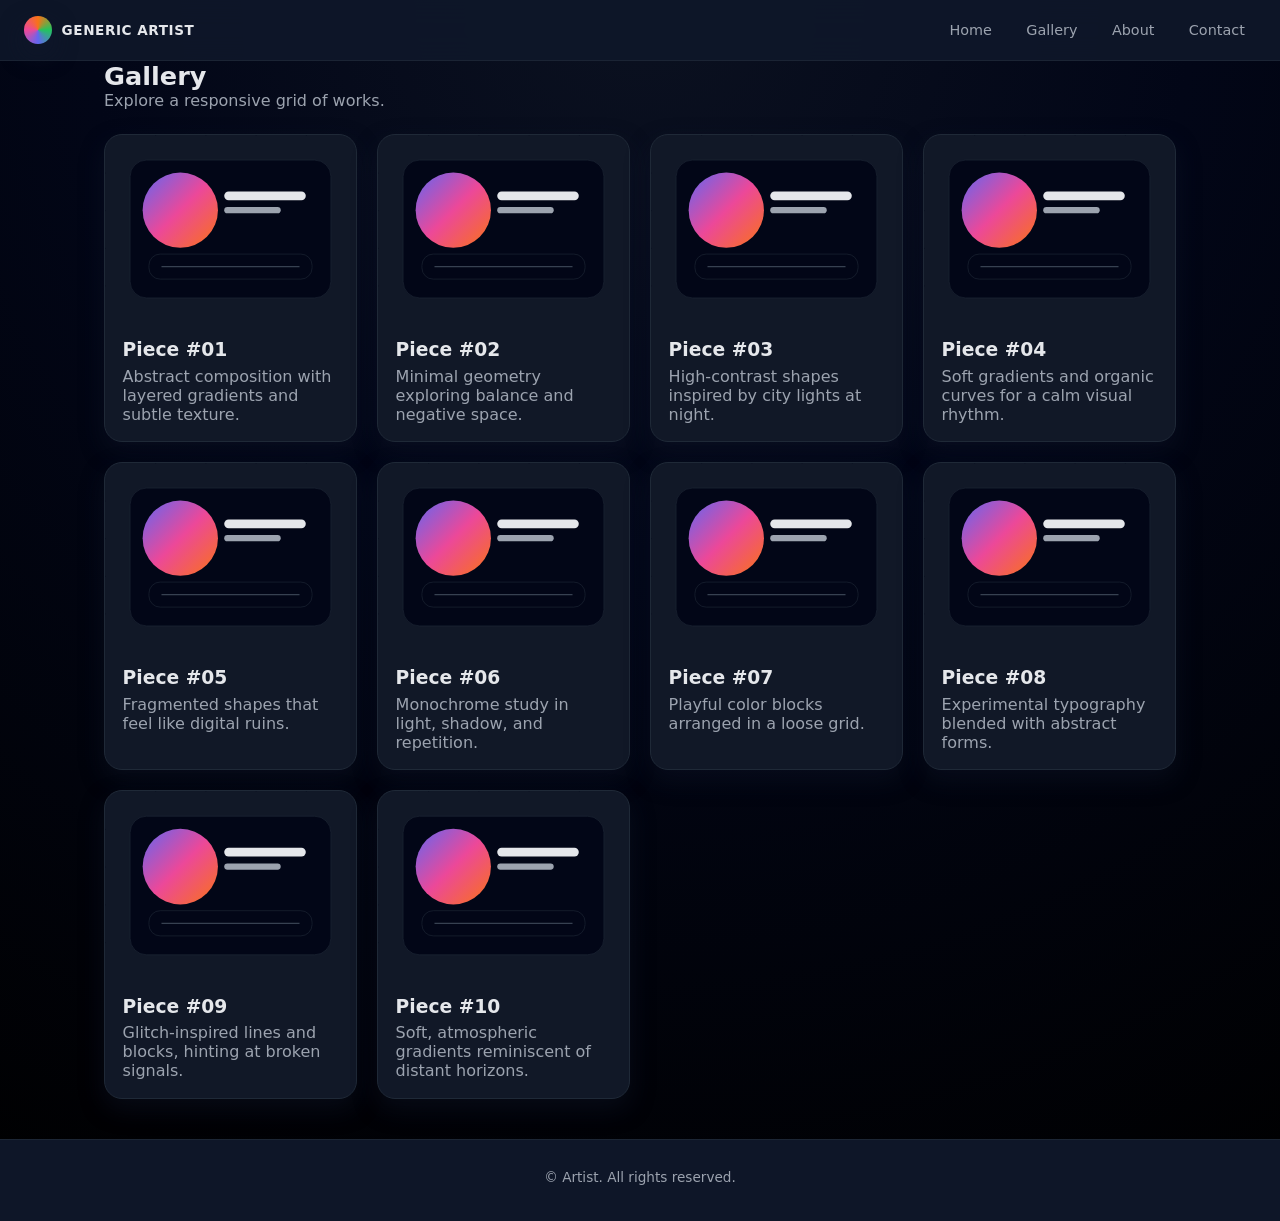
<file: responsive-grid-layout/artist-portfolio/gallery.html>
<!DOCTYPE html>
<html lang="en">
<head>
  <meta charset="UTF-8" />
  <title>Artist Portfolio – Gallery</title>
  <meta name="viewport" content="width=device-width, initial-scale=1" />
  <meta name="description" content="Grid gallery of artworks by a artist." />
  <link rel="stylesheet" href="css/style.css" />
</head>
<body>

<header class="site-header">
  <div class="logo">
    <span class="logo-mark"></span>
    <span class="logo-text">Generic Artist</span>
  </div>

  <!-- PURE CSS TOGGLE -->
  <input type="checkbox" id="menu-toggle" class="menu-toggle">
  <label for="menu-toggle" class="hamburger">
    <span></span>
  </label>

  <nav class="site-nav">
    <a href="index.html">Home</a>
    <a href="gallery.html">Gallery</a>
    <a href="about.html">About</a>
    <a href="contact.html">Contact</a>
  </nav>
</header>

  <main>
    <section class="section">
      <div class="section-header">
        <h1>Gallery</h1>
        <p>
          Explore a responsive grid of works.
        </p>
      </div>

      <div class="grid gallery-grid">
        <!-- Repeatable artwork cards -->
        <article class="card artwork-card">
          <div class="card-media">
            <img src="assets/placeholder.svg" alt="Artwork placeholder" />
          </div>
          <div class="card-body">
            <h3>Piece #01</h3>
            <p>Abstract composition with layered gradients and subtle texture.</p>
          </div>
        </article>

        <article class="card artwork-card">
          <div class="card-media">
            <img src="assets/placeholder.svg" alt="Artwork placeholder" />
          </div>
          <div class="card-body">
            <h3>Piece #02</h3>
            <p>Minimal geometry exploring balance and negative space.</p>
          </div>
        </article>

        <article class="card artwork-card">
          <div class="card-media">
            <img src="assets/placeholder.svg" alt="Artwork placeholder" />
          </div>
          <div class="card-body">
            <h3>Piece #03</h3>
            <p>High-contrast shapes inspired by city lights at night.</p>
          </div>
        </article>

        <article class="card artwork-card">
          <div class="card-media">
            <img src="assets/placeholder.svg" alt="Artwork placeholder" />
          </div>
          <div class="card-body">
            <h3>Piece #04</h3>
            <p>Soft gradients and organic curves for a calm visual rhythm.</p>
          </div>
        </article>

        <article class="card artwork-card">
          <div class="card-media">
            <img src="assets/placeholder.svg" alt="Artwork placeholder" />
          </div>
          <div class="card-body">
            <h3>Piece #05</h3>
            <p>Fragmented shapes that feel like digital ruins.</p>
          </div>
        </article>

        <article class="card artwork-card">
          <div class="card-media">
            <img src="assets/placeholder.svg" alt="Artwork placeholder" />
          </div>
          <div class="card-body">
            <h3>Piece #06</h3>
            <p>Monochrome study in light, shadow, and repetition.</p>
          </div>
        </article>

        <article class="card artwork-card">
          <div class="card-media">
            <img src="assets/placeholder.svg" alt="Artwork placeholder" />
          </div>
          <div class="card-body">
            <h3>Piece #07</h3>
            <p>Playful color blocks arranged in a loose grid.</p>
          </div>
        </article>

        <article class="card artwork-card">
          <div class="card-media">
            <img src="assets/placeholder.svg" alt="Artwork placeholder" />
          </div>
          <div class="card-body">
            <h3>Piece #08</h3>
            <p>Experimental typography blended with abstract forms.</p>
          </div>
        </article>

        <article class="card artwork-card">
          <div class="card-media">
            <img src="assets/placeholder.svg" alt="Artwork placeholder" />
          </div>
          <div class="card-body">
            <h3>Piece #09</h3>
            <p>Glitch-inspired lines and blocks, hinting at broken signals.</p>
          </div>
        </article>

        <article class="card artwork-card">
          <div class="card-media">
            <img src="assets/placeholder.svg" alt="Artwork placeholder" />
          </div>
          <div class="card-body">
            <h3>Piece #10</h3>
            <p>Soft, atmospheric gradients reminiscent of distant horizons.</p>
          </div>
        </article>
      </div>
    </section>
  </main>

  <footer class="site-footer">
    <p>© <span id="year"></span> Artist. All rights reserved.</p>
  </footer>

  <script src="js/script.js"></script>
</body>
</html>
</file>
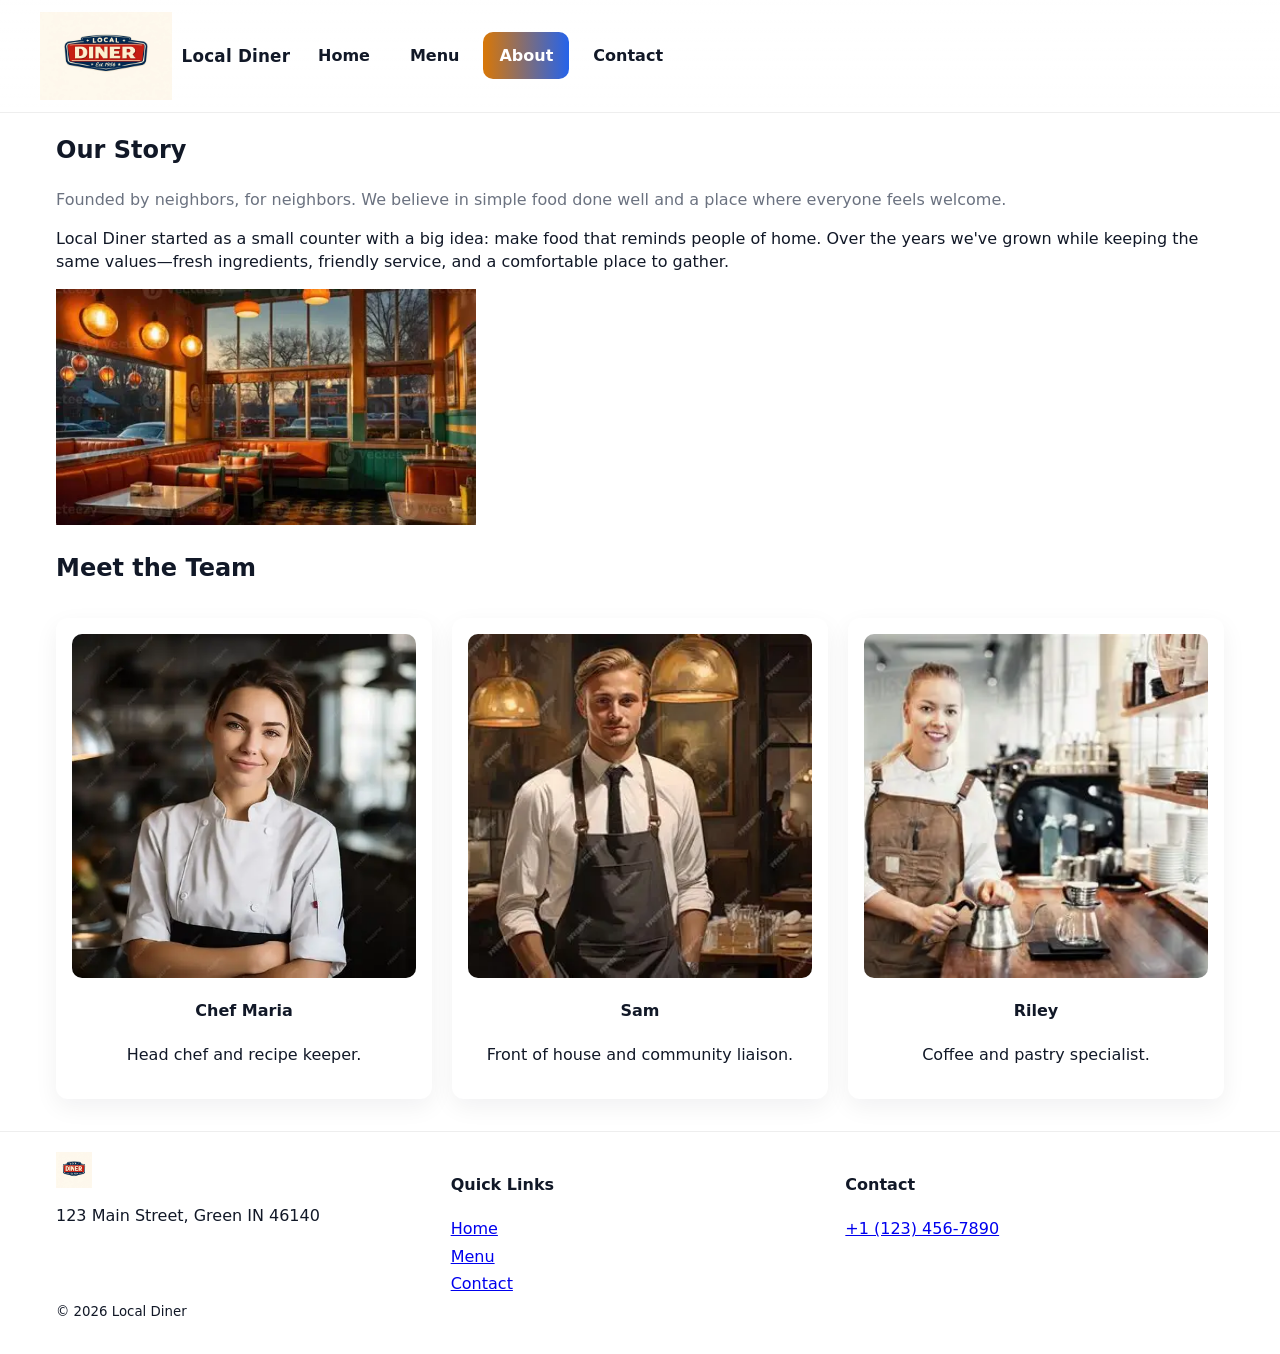
<file: responsive-grid-layout/local-diner/about.html>
<!doctype html>
<html lang="en">
<head>
  <meta charset="utf-8" />
  <meta name="viewport" content="width=device-width,initial-scale=1" />
  <title>Local Diner — About</title>
  <link rel="stylesheet" href="css/global.css" />
  <meta name="description" content="About Local Diner — our story, values, and team." />
</head>
<body class="page-about">
  <header class="site-header">
    <div class="container header-grid">
      <a class="brand" href="index.html" aria-label="Local Diner home">
        <img src="assets/logo.webp" alt="Local Diner logo" class="logo" />
        <span class="brand-text">Local Diner</span>
      </a>

      <button id="nav-toggle-3" class="nav-toggle" aria-controls="primary-nav-3" aria-expanded="false" aria-label="Open navigation">
        <span class="hamburger">
          <span class="bar bar-top"></span>
          <span class="bar bar-mid"></span>
          <span class="bar bar-bot"></span>
        </span>
      </button>

      <nav id="primary-nav-3" class="primary-nav" aria-hidden="true">
        <ul class="nav-list">
          <li><a href="index.html">Home</a></li>
          <li><a href="menu.html">Menu</a></li>
          <li><a href="about.html" class="active">About</a></li>
          <li><a href="contact.html">Contact</a></li>
        </ul>
      </nav>
    </div>
  </header>

  <main>
    <section class="about-hero">
      <div class="container about-grid">
        <div class="about-copy">
          <h1>Our Story</h1>
          <p class="lead">Founded by neighbors, for neighbors. We believe in simple food done well and a place where everyone feels welcome.</p>
          <p>Local Diner started as a small counter with a big idea: make food that reminds people of home. Over the years we've grown while keeping the same values—fresh ingredients, friendly service, and a comfortable place to gather.</p>
        </div>
        <div class="about-art">
          <img src="assets/cozy.webp" alt="" class="hero-illustration" />
        </div>
      </div>
    </section>

    <section class="team">
      <div class="container">
        <h2>Meet the Team</h2>
        <div class="team-grid">
          <div class="team-card">
            <img src="assets/chef.webp" alt="Chef" class="team-thumb"/>
            <h4>Chef Maria</h4>
            <p>Head chef and recipe keeper.</p>
          </div>

          <div class="team-card">
            <img src="assets/manager.webp" alt="Manager" class="team-thumb"/>
            <h4>Sam</h4>
            <p>Front of house and community liaison.</p>
          </div>

          <div class="team-card">
            <img src="assets/barista.webp" alt="Barista" class="team-thumb"/>
            <h4>Riley</h4>
            <p>Coffee and pastry specialist.</p>
          </div>
        </div>
      </div>
    </section>
  </main>

  <footer class="site-footer">
    <div class="container footer-grid">
      <div class="footer-col">
        <img src="assets/logo.webp" alt="Local Diner logo" class="small" />
        <p>123 Main Street, Green IN 46140</p>
      </div>

      <div class="footer-col">
        <h4>Quick Links</h4>
        <ul class="footer-links">
          <li><a href="index.html">Home</a></li>
          <li><a href="menu.html">Menu</a></li>
          <li><a href="contact.html">Contact</a></li>
        </ul>
      </div>

      <div class="footer-col">
        <h4>Contact</h4>
        <p><a href="tel:+11234567890">+1 (123) 456-7890</a></p>
      </div>
    </div>
    <div class="container copyright">
      <small>© <span id="year-3"></span> Local Diner</small>
    </div>
  </footer>

  <script src="js/scripts.js" defer></script>
</body>
</html>
</file>
<file: responsive-flexbox-layout/green-valley-golf/global/styles.css>
/* styles.css - Global styles for all pages */
:root{
  --accent:#2e8b57;
  --accent-dark:#246b44;
  --muted:#6b6b6b;
  --bg:#f7f9f7;
  --card:#ffffff;
  --max-width:1100px;
  --radius:10px;
  --gap:1.25rem;
  --shadow: 0 6px 18px rgba(0,0,0,0.08);
  --ff-sans: "Inter", system-ui, -apple-system, "Segoe UI", Roboto, "Helvetica Neue", Arial;
}

*{box-sizing:border-box}
html,body{height:100%}
body{
  margin:0;
  font-family:var(--ff-sans);
  background:linear-gradient(180deg, #f3f7f3 0%, var(--bg) 100%);
  color:#222;
  -webkit-font-smoothing:antialiased;
  -moz-osx-font-smoothing:grayscale;
  line-height:1.45;
  padding:2rem 1rem;
  display:flex;
  justify-content:center;
}

/* Page container */
.container{
  width:100%;
  max-width:var(--max-width);
  display:flex;
  flex-direction:column;
  gap:var(--gap);
  min-height:100vh;          /* allow footer to sit after content */
}

/* Header and nav */
.header{
  display:flex;
  flex-wrap: wrap;
  align-items:center;
  justify-content:space-between;
  gap:1rem;
}

.brand{
  display:flex;
  gap:.75rem;
  align-items:center;
  text-decoration:none;
  color:inherit;
}
.logo{
  width:64px;
  height:64px;
  border-radius:8px;
  background:linear-gradient(135deg,var(--accent),var(--accent-dark));
  display:flex;
  align-items:center;
  justify-content:center;
  color:#fff;
  font-weight:700;
  box-shadow:var(--shadow);
}
.title{
  font-size:1.15rem;
  font-weight:700;
  letter-spacing:.2px;
}
.subtitle{
  font-size:.85rem;
  color:var(--muted);
}

/* Nav tabs */
.nav{
  display:flex;
  gap:.5rem;
  align-items:center;
}
.nav a{
  padding:.6rem .9rem;
  border-radius:8px;
  text-decoration:none;
  color:var(--muted);
  font-weight:600;
  transition:all .18s ease;
}
.nav a:hover{ color:var(--accent-dark); transform:translateY(-2px) }
.nav a.active{
  background:linear-gradient(180deg, rgba(46,139,87,0.12), rgba(46,139,87,0.06));
  color:var(--accent-dark);
  box-shadow:0 4px 12px rgba(36,107,68,0.08);
}

/* Hero */
.hero{
  display:flex;
  gap:var(--gap);
  background:var(--card);
  border-radius:var(--radius);
  padding:1.25rem;
  box-shadow:var(--shadow);
  align-items:center;
  overflow:visible;
  min-height:250px;
}

.hero-left{
  flex:1 1 420px;
  min-width:220px;
}

.hero-right{
  flex:0 0 320px;
  display:flex;
  align-items:center;
  justify-content:center;
}

.hero-right img{
  width:100%;
  border-radius:8px;
  box-shadow:var(--shadow);
}

.hero h1{
  margin:0 0 .5rem 0;
  font-size:1.6rem;
}
.hero p.lead{
  margin:0 0 1rem 0;
  color:var(--muted);
}
.cta-row{
  display:flex;
  gap:.75rem;
  flex-wrap:wrap;
}
.btn{
  display:inline-flex;
  align-items:center;
  gap:.5rem;
  padding:.6rem .9rem;
  border-radius:8px;
  border:0;
  cursor:pointer;
  font-weight:700;
  text-decoration:none;
}
.btn-primary{
  background:var(--accent);
  color:#fff;
  box-shadow:0 6px 18px rgba(46,139,87,0.18);
}
.btn-outline{
  background:transparent;
  color:var(--accent-dark);
  border:2px solid rgba(36,107,68,0.08);
}

/* Main content area */
.main{
  display:flex;
  gap:var(--gap);
  align-items:flex-start;
  flex-wrap:wrap;
  flex:1 1 auto;             /* let main grow and push footer down */
}
.card{
  background:var(--card);
  border-radius:12px;
  padding:1rem;
  box-shadow:var(--shadow);
}

/* Two-column responsive layout (desktop) */
.content{
  flex:1 1 620px;
  min-width:280px;
  height:auto;               /* no height:100% */
}
.sidebar{
  flex:0 0 320px;
  min-width:260px;
  height:auto;               /* no height:100% */
}

  .content,
  .sidebar{
    min-height:250px;
  }

/* Footer */
.footer{
  display:flex;
  justify-content:space-between;
  align-items:center;
  gap:1rem;
  padding:.75rem 1rem;
  border-radius:10px;
  background:transparent;
  color:var(--muted);
  flex-shrink:0;
  margin-top:var(--gap);     /* breathing room above footer */
}

/* Forms */
.form-row{display:flex;flex-direction:column;gap:.5rem;margin-bottom:.75rem}
label{font-weight:600;font-size:.9rem}
input[type="text"], input[type="email"], textarea, select{
  padding:.6rem .75rem;
  border-radius:8px;
  border:1px solid #e6e6e6;
  background:#fff;
  font-size:0.95rem;
  width:100%;
}
textarea{min-height:120px;resize:vertical}
.form-actions{display:flex;gap:.5rem;align-items:center}

/* Small utilities */
.kv{font-weight:700;color:var(--accent-dark)}
.small{font-size:.9rem;color:var(--muted)}

/* Responsive adjustments */
@media (max-width:1000px){
  /* Hero stacks */
  .hero{
    flex-direction:column;
    width:100%;
    min-height:auto;
    align-items:flex-start;
    overflow:visible;
  }

  .hero-left{
    flex:1 1 auto;
    width:100%;
    min-width:0;
  }

  .hero-right{
    order:-1;
    width:100%;
    flex-basis:auto;
  }

  .hero-right img{
    max-width:100%;
    height:auto;
    display:block;
  }

  .main{
    flex-direction:column;
    align-items:stretch;
    flex-wrap:nowrap;
    width:100%;
  }

  .content,
  .sidebar{
    width:100%;
    flex:1 1 auto;
    min-width:0;
  }

  .sidebar{
    order:2;
  }

  .content{
    order:1;
  }

  /* Header/nav stacking */
  .header{
    flex-direction:column;
    align-items:flex-start;
    gap:0.75rem;
    width:100%;
  }

  .nav{
    width:100%;
    justify-content:flex-start;
    flex-wrap:wrap;
  }
}

/* Very small screens */
@media (max-width:420px){
  .title{font-size:1rem}
  .logo{width:52px;height:52px}
  .nav a{padding:.45rem .6rem;font-size:.9rem}
}
</file>
<file: responsive-flexbox-layout/painting-company/global/style.css>
/* Global variables and reset */
:root{
  --accent:#2f8f4a;
  --accent-2:#1f6f3a;
  --muted:#6b7280;
  --bg:#f7f7f8;
  --text:#111827;
  --max-width:1100px;
  --radius:8px;
  --gap:1.25rem;
  --container-padding:1rem;
  --shadow: 0 6px 18px rgba(16,24,40,0.06);
  --transition:200ms ease;
  --nav-height:200px;
  --break-sm:720px;
}

/* Simple reset */
*{box-sizing:border-box}
html,body{height:100%}
body{
  margin:0;
  font-family:Inter, system-ui, -apple-system, "Segoe UI", Roboto, "Helvetica Neue", Arial;
  color:var(--text);
  background:var(--bg);
  -webkit-font-smoothing:antialiased;
  -moz-osx-font-smoothing:grayscale;
  line-height:1.45;
  font-size:16px;
}

/* Utility */
.container{
  width:100%;
  max-width:var(--max-width);
  margin:0 auto;
  padding:0 var(--container-padding);
}

/* Header */
.site-header{
  background:#FEFEFE;
  border-bottom:1px solid #e6e6e9;
  position:sticky;
  top:0;
  z-index:40;
}
.header-inner{
  display:flex;
  align-items:center;
  justify-content:space-between;
  gap:var(--gap);
  height:var(--nav-height);
}
.brand{
  display:flex;
  flex-direction:column;
  text-decoration:none;
  color:var(--text);
}
.brand strong{font-size:1.05rem; letter-spacing:0.2px}
.brand .tagline{font-size:0.85rem; color:var(--muted)}

/* Nav */
.main-nav ul{
  list-style:none;
  margin:0;
  padding:0;
  display:flex;
  gap:1rem;
  align-items:center;
}
.main-nav a{
  text-decoration:none;
  color:var(--muted);
  padding:0.5rem 0.6rem;
  border-radius:6px;
  transition:background var(--transition), color var(--transition);
}
.main-nav a:hover,
.main-nav a.active{
  background:rgba(47,143,74,0.08);
  color:var(--accent-2);
}

/* Mobile nav toggle */
.nav-toggle{
  display:none;
  background:transparent;
  border:0;
  font-size:2rem;
  cursor:pointer;
}

/* Hero */
.hero{
  padding:2.25rem 0.5rem;
  background:linear-gradient(180deg, #f0fbf4 0%, #ffffff 100%);
}
.hero-inner{
  display:flex;
  gap:2rem;
  align-items:center;
  justify-content:space-between;
  padding:1.5rem 0;
}
.hero-copy{flex:1 1 48%}
.hero-copy h1{margin:0 0 0.5rem; font-size:2rem}
.lead{color:var(--muted); margin-bottom:1rem}
.btn{display:inline-block; text-decoration:none; padding:0.65rem 1rem; border-radius:6px; transition:transform var(--transition)}
.btn-primary{background:var(--accent); color:#fff; box-shadow:var(--shadow)}
.btn-outline{border:1px solid var(--accent); color:var(--accent); background:transparent}

/* Visual placeholder */
.hero-visual{flex:1 1 44%; display:flex; align-items:center; justify-content:center}
.visual-box{
  width:100%;
  max-width:420px;
  height:220px;
  border-radius:var(--radius);
  background:linear-gradient(135deg,var(--accent),var(--accent-2));
  color:#fff;
  display:flex;
  align-items:center;
  justify-content:center;
  font-weight:600;
  box-shadow:var(--shadow);
}

.hero-visual img {
  width: 100%;
  height: auto;
  display: block;
  border-radius: 8px;
  box-shadow: var(--shadow);
  max-width: 100%;
}

.about-intro img {
  width: 100%;
  height: auto;
  display: block;
  border-radius: 8px;
  box-shadow: var(--shadow);
  max-width: 700px;
}


/* Services grid */
.services{padding:2rem 0}
.services-grid{
  display:flex;
  gap:1rem;
  flex-wrap:wrap;
}
.service{
  background:#fff;
  padding:1rem;
  border-radius:8px;
  box-shadow:var(--shadow);
  flex:1 1 calc(50% - 1rem);
  min-width:220px;
}
.service h3{margin-top:0}

/* CTA */
.cta{background:#fff; padding:1rem 0; border-top:1px solid #eee}
.cta-inner{display:flex; align-items:center; justify-content:space-between; gap:1rem}

/* Contact layout */
.contact-inner{
  display:flex;
  gap:2rem;
  align-items:flex-start;
  padding:2rem 0;
}
.contact-form-wrap{flex:1 1 60%; padding: 0.5rem;}
.contact-info{flex:1 1 35%; background:#fff; padding:1rem; border-radius:8px; box-shadow:var(--shadow)}
.contact-form label{display:block; margin:0.5rem 0 0.25rem; font-weight:600}
.contact-form input,
.contact-form textarea{
  width:100%;
  padding:0.6rem;
  border:1px solid #e6e6e9;
  border-radius:6px;
  font-size:1rem;
}
.contact-form .required{color:#c0392b}

/* Footer */
.site-footer{padding:1rem 0; background:#fff; border-top:1px solid #e6e6e9}
.footer-inner{display:flex; align-items:center; justify-content:space-between; gap:1rem; font-size:0.95rem}
.footer-nav a{margin-left:0.75rem; color:var(--muted); text-decoration:none}

/* Accessibility helpers */
.sr-only{position:absolute; left:-10000px; top:auto; width:1px; height:1px; overflow:hidden}

/* Responsive */
@media (max-width: 920px){
  .hero-inner{flex-direction:column; text-align:center}
  .hero-visual{order:2}
  .hero-copy{order:1}
  .services-grid{flex-direction:column}
  .service{flex:1 1 100%}
  .contact-inner{flex-direction:column}
  .cta-inner{flex-direction:column; align-items:flex-start}
}

/* Mobile nav behavior */
@media (max-width: 720px){
  .nav-toggle{display:block}
  .main-nav{position:absolute; top:var(--nav-height); left:0; right:0; background:#fff; border-bottom:1px solid #eee; transform-origin:top; display:none}
  .main-nav.open{display:block}
  .main-nav ul{flex-direction:column; padding:0.5rem}
  .main-nav a{display:block; padding:0.75rem 1rem}
}
</file>
<file: responsive-grid-layout/artist-portfolio/css/style.css>
:root {
  --bg: #020617;
  --bg-elevated: #0f172a;
  --bg-soft: #111827;
  --border-soft: #1f2937;
  --text: #e5e7eb;
  --text-muted: #9ca3af;
  --accent: #6366f1;
  --accent-soft: rgba(99, 102, 241, 0.15);
  --accent-strong: #ec4899;
  --danger: #ef4444;
  --radius-lg: 18px;
  --radius-md: 12px;
  --radius-sm: 8px;
  --shadow-soft: 0 18px 40px rgba(15, 23, 42, 0.65);
  --shadow-subtle: 0 10px 24px rgba(15, 23, 42, 0.45);
  --transition-fast: 160ms ease-out;
  --transition-med: 220ms ease-out;
  --max-width: 1120px;
}

*,
*::before,
*::after {
  box-sizing: border-box;
}

html,
body {
  margin: 0;
  padding: 0;
  font-family: system-ui, -apple-system, BlinkMacSystemFont, "SF Pro Text", "Segoe UI",
    sans-serif;
  background: radial-gradient(circle at top, #0b1120 0, #020617 40%, #000 100%);
  color: var(--text);
}

body {
  min-height: 100vh;
  display: flex;
  flex-direction: column;
}

/* HEADER */
.site-header {
  position: sticky;
  top: 0;
  z-index: 50;
  display: flex;
  align-items: center;
  justify-content: space-between;
  padding: 1rem 1.5rem;
  background: rgba(15, 23, 42, 0.92);
  backdrop-filter: blur(16px);
  border-bottom: 1px solid rgba(31, 41, 55, 0.8);
}

.logo {
  display: inline-flex;
  align-items: center;
  gap: 0.6rem;
}

.logo-mark {
  width: 28px;
  height: 28px;
  border-radius: 999px;
  background: conic-gradient(from 180deg, #6366f1, #ec4899, #f97316, #22c55e, #6366f1);
  box-shadow: 0 0 0 1px rgba(15, 23, 42, 0.9), 0 10px 24px rgba(15, 23, 42, 0.9);
}

.logo-text {
  font-weight: 600;
  letter-spacing: 0.04em;
  text-transform: uppercase;
  font-size: 0.85rem;
  color: var(--text);
}

/* DESKTOP NAV */
.site-nav {
  display: flex;
  align-items: center;
  gap: 0.75rem;
}

.site-nav a {
  position: relative;
  font-size: 0.9rem;
  color: var(--text-muted);
  text-decoration: none;
  padding: 0.35rem 0.7rem;
  border-radius: 999px;
  transition: color var(--transition-fast), background var(--transition-fast),
    transform var(--transition-fast);
  display: inline-flex;
  align-items: center;
  white-space: nowrap;
}

.site-nav a:hover {
  color: var(--text);
  background: rgba(15, 23, 42, 0.9);
  transform: translateY(-1px);
}

.site-nav a.active {
  color: var(--text);
  background: var(--accent-soft);
}

/* PURE CSS HAMBURGER TOGGLE */
.menu-toggle {
  display: none;
}

.hamburger {
  display: none;
  width: 40px;
  height: 40px;
  cursor: pointer;
  position: relative;
}

.hamburger span,
.hamburger::before,
.hamburger::after {
  content: "";
  position: absolute;
  width: 26px;
  height: 3px;
  background: var(--text);
  border-radius: 3px;
  left: 50%;
  transform: translateX(-50%);
  transition: 0.3s ease;
}

.hamburger::before {
  top: 12px;
}

.hamburger span {
  top: 18px;
}

.hamburger::after {
  top: 24px;
}

/* HAMBURGER → X */
.menu-toggle:checked + .hamburger span {
  opacity: 0;
}

.menu-toggle:checked + .hamburger::before {
  top: 18px;
  transform: translateX(-50%) rotate(45deg);
}

.menu-toggle:checked + .hamburger::after {
  top: 18px;
  transform: translateX(-50%) rotate(-45deg);
}

/* MOBILE NAV */
@media (max-width: 720px) {
  .hamburger {
    display: block;
  }

  .site-nav {
    position: absolute;
    top: 100%;
    left: 0;
    right: 0;
    display: none;
    flex-direction: column;
    background: rgba(15, 23, 42, 0.98);
    padding: 1rem;
    border-bottom: 1px solid rgba(31, 41, 55, 0.9);
    box-shadow: 0 8px 24px rgba(2, 6, 23, 0.6);
  }

  .menu-toggle:checked ~ .site-nav {
    display: flex;
  }

  .site-nav a {
    display: block;
    width: 100%;
    padding: 0.75rem 0.9rem;
    border-radius: 10px;
    color: var(--text);
  }
}

/* HERO */
main {
  flex: 1;
}

.hero {
  max-width: var(--max-width);
  margin: 2.5rem auto 1.5rem;
  padding: 1.5rem 1.5rem 2.5rem;
  display: grid;
  grid-template-columns: minmax(0, 1.2fr) minmax(0, 1fr);
  gap: 2rem;
  background: radial-gradient(circle at top left, rgba(37, 99, 235, 0.18), transparent 55%),
    radial-gradient(circle at bottom right, rgba(236, 72, 153, 0.18), transparent 55%),
    var(--bg-elevated);
  border-radius: 26px;
  box-shadow: var(--shadow-soft);
  border: 1px solid rgba(31, 41, 55, 0.9);
}

.hero-content h1 {
  font-size: clamp(2.4rem, 3vw + 1.4rem, 3.2rem);
  margin: 0 0 0.75rem;
}

.hero-content p {
  margin: 0 0 1.5rem;
  color: var(--text-muted);
  max-width: 32rem;
}

.hero-actions {
  display: flex;
  flex-wrap: wrap;
  gap: 0.75rem;
}

.hero-media {
  display: flex;
  align-items: center;
  justify-content: center;
}

.hero-svg {
  width: 100%;
  max-width: 360px;
  border-radius: 24px;
  box-shadow: var(--shadow-subtle);
  border: 1px solid rgba(31, 41, 55, 0.9);
}

/* SECTIONS */
.section {
  max-width: var(--max-width);
  margin: 0 auto 2.5rem;
  padding: 0 1.5rem;
}

.section-header {
  margin-bottom: 1.5rem;
}

.section-header h1,
.section-header h2 {
  margin: 0;
  font-size: 1.6rem;
}

.section-header p {
  margin: 0;
  color: var(--text-muted);
}

/* GRID */
.grid {
  display: grid;
  gap: 1.25rem;
}

.grid-featured,
.gallery-grid {
  grid-template-columns: repeat(auto-fit, minmax(220px, 1fr));
}

.contact-grid {
  grid-template-columns: minmax(0, 1.1fr) minmax(0, 1fr);
}

/* CARDS */
.card {
  background: var(--bg-soft);
  border-radius: var(--radius-lg);
  border: 1px solid var(--border-soft);
  box-shadow: var(--shadow-subtle);
  overflow: hidden;
  display: flex;
  flex-direction: column;
  transition: var(--transition-med);
}

.card-media img {
  width: 100%;
  display: block;
}

.card-body {
  padding: 1rem 1.1rem 1.1rem;
}

.card-body h3 {
  margin: 0 0 0.4rem;
}

.card-body p {
  margin: 0;
  color: var(--text-muted);
}

/* SPLIT */
.split {
  max-width: var(--max-width);
  margin: 0 auto 2.5rem;
  padding: 0 1.5rem;
  display: grid;
  grid-template-columns: minmax(0, 1.1fr) minmax(0, 1fr);
  gap: 2rem;
  align-items: center;
}

/* ABOUT */
.about-section {
  margin-top: 2.5rem;
}

.avatar-svg {
  width: 100%;
  max-width: 260px;
  border-radius: 24px;
  box-shadow: var(--shadow-subtle);
  border: 1px solid rgba(31, 41, 55, 0.9);
}

.about-grid {
  margin-top: 1.5rem;
  display: grid;
  grid-template-columns: repeat(auto-fit, minmax(180px, 1fr));
  gap: 1rem;
}

/* CONTACT */
.contact-section {
  margin-top: 2.5rem;
}

.contact-card,
.contact-form-card {
  background: var(--bg-soft);
  border-radius: var(--radius-lg);
  border: 1px solid var(--border-soft);
  padding: 1.2rem 1.3rem;
  box-shadow: var(--shadow-subtle);
}

.contact-form {
  display: flex;
  flex-direction: column;
  gap: 0.75rem;
}

/* BUTTONS */
.btn {
  display: inline-flex;
  align-items: center;
  justify-content: center;
  gap: 0.35rem;
  padding: 0.55rem 1.1rem;
  border-radius: 999px;
  border: 1px solid transparent;
  font-size: 0.9rem;
  font-weight: 500;
  cursor: pointer;
  text-decoration: none;
  transition: var(--transition-med);
}

.btn.primary {
  background: linear-gradient(135deg, #6366f1, #ec4899);
  color: #f9fafb;
}

.btn.secondary {
  background: rgba(15, 23, 42, 0.9);
  color: var(--text);
}

/* FOOTER */
.site-footer {
  border-top: 1px solid rgba(31, 41, 55, 0.9);
  padding: 1rem 1.5rem 1.4rem;
  font-size: 0.85rem;
  color: var(--text-muted);
  text-align: center;
  background: rgba(15, 23, 42, 0.96);
}

/* RESPONSIVE */
@media (max-width: 900px) {
  .hero {
    grid-template-columns: minmax(0, 1fr);
  }
  .split {
    grid-template-columns: minmax(0, 1fr);
  }
  .contact-grid {
    grid-template-columns: minmax(0, 1fr);
  }
  .hero-media {
    order: -1;
  }
}

@media (max-width: 480px) {
  .hero {
    margin-top: 1.5rem;
    padding: 1.1rem 1rem 1.7rem;
  }
  .card-body {
    padding-inline: 0.9rem;
  }
  .hamburger {
    width: 36px;
    height: 36px;
  }
  .hamburger::before,
  .hamburger::after,
  .hamburger span {
    width: 22px;
  }
}
</file>
<file: responsive-grid-layout/elite -transport/css/global.css>
/* =============================================================
   global.css — Transportation Services
   Palette: Navy #0b2545 | Teal #0fb3a6 | Light Gray #f5f7fa | Dark #111827
   Mobile-first, WCAG AA compliant
   ============================================================= */

/* ── Reset & Box Model ───────────────────────────────────────── */
*, *::before, *::after {
  box-sizing: border-box;
  margin: 0;
  padding: 0;
}

/* ── CSS Custom Properties ───────────────────────────────────── */
:root {
  --navy:       #0b2545;
  --navy-dark:  #071a33;
  --navy-mid:   #133a6b;
  --teal:       #0fb3a6;
  --teal-dark:  #0a8f84;
  --teal-light: #e6f9f8;
  --gray-light: #f5f7fa;
  --gray-mid:   #e2e6ec;
  --gray-dark:  #6b7280;
  --text:       #111827;
  --white:      #ffffff;
  --error:      #dc2626;
  --success:    #16a34a;

  --font-sans: 'Segoe UI', system-ui, -apple-system, sans-serif;
  --font-mono: 'Courier New', Courier, monospace;

  --radius-sm: 6px;
  --radius:    12px;
  --radius-lg: 20px;

  --shadow-sm: 0 1px 3px rgba(0,0,0,.12), 0 1px 2px rgba(0,0,0,.08);
  --shadow:    0 4px 16px rgba(11,37,69,.12);
  --shadow-lg: 0 8px 32px rgba(11,37,69,.18);

  --transition: 220ms ease;
  --max-width: 1200px;
}

/* ── Base Typography ─────────────────────────────────────────── */
html {
  font-size: 16px;
  scroll-behavior: smooth;
}

body {
  font-family: var(--font-sans);
  color: var(--text);
  background: var(--gray-light);
  line-height: 1.6;
  -webkit-font-smoothing: antialiased;
}

h1, h2, h3, h4, h5, h6 {
  font-weight: 700;
  line-height: 1.25;
  color: var(--navy);
}

h1 { font-size: clamp(2rem, 5vw, 3rem); }
h2 { font-size: clamp(1.5rem, 3.5vw, 2.25rem); }
h3 { font-size: clamp(1.15rem, 2.5vw, 1.5rem); }
h4 { font-size: 1.125rem; }

p { max-width: 70ch; }

a {
  color: var(--teal-dark);
  text-decoration: underline;
  text-underline-offset: 3px;
  transition: color var(--transition);
}
a:hover, a:focus-visible { color: var(--navy); }

img {
  max-width: 100%;
  height: auto;
  display: block;
}

ul, ol { padding-left: 1.25rem; }

/* ── Focus Visible (Accessibility) ───────────────────────────── */
:focus-visible {
  outline: 3px solid var(--teal);
  outline-offset: 3px;
  border-radius: var(--radius-sm);
}

/* ── Skip Link ───────────────────────────────────────────────── */
.skip-link {
  position: absolute;
  top: -100%;
  left: 1rem;
  background: var(--navy);
  color: var(--white);
  padding: .5rem 1rem;
  border-radius: var(--radius-sm);
  font-weight: 600;
  z-index: 9999;
  text-decoration: none;
  transition: top var(--transition);
}
.skip-link:focus { top: 1rem; }

/* ── Layout Utilities ────────────────────────────────────────── */
.container {
  width: min(var(--max-width), 100% - 2rem);
  margin-inline: auto;
}

.section {
  padding-block: clamp(3rem, 7vw, 5rem);
}

.section--alt {
  background: var(--white);
}

.section--navy {
  background: var(--navy);
  color: var(--white);
}
.section--navy h2,
.section--navy h3 { color: var(--white); }

.section--teal {
  background: var(--teal-light);
}

.text-center { text-align: center; }
.text-white  { color: var(--white); }

.mt-xs { margin-top: .5rem; }
.mt-sm { margin-top: 1rem; }
.mt-md { margin-top: 1.5rem; }
.mt-lg { margin-top: 2.5rem; }
.mt-xl { margin-top: 4rem; }

.mb-sm { margin-bottom: 1rem; }
.mb-md { margin-bottom: 1.5rem; }
.mb-lg { margin-bottom: 2.5rem; }

.gap-sm { gap: .75rem; }
.gap-md { gap: 1.5rem; }
.gap-lg { gap: 2.5rem; }

/* ── Grid Helpers ────────────────────────────────────────────── */
.grid {
  display: grid;
  gap: 1.5rem;
}

.grid--2 { grid-template-columns: repeat(auto-fit, minmax(min(100%, 340px), 1fr)); }
.grid--3 { grid-template-columns: repeat(auto-fit, minmax(min(100%, 280px), 1fr)); }
.grid--4 { grid-template-columns: repeat(auto-fit, minmax(min(100%, 220px), 1fr)); }

.flex { display: flex; }
.flex-wrap { flex-wrap: wrap; }
.flex-col { flex-direction: column; }
.items-center { align-items: center; }
.justify-between { justify-content: space-between; }
.justify-center { justify-content: center; }

/* ── Buttons ─────────────────────────────────────────────────── */
.btn {
  display: inline-flex;
  align-items: center;
  gap: .5rem;
  padding: .75rem 1.75rem;
  border: 2px solid transparent;
  border-radius: var(--radius);
  font-family: var(--font-sans);
  font-size: 1rem;
  font-weight: 600;
  cursor: pointer;
  text-decoration: none;
  transition: background var(--transition), color var(--transition),
              border-color var(--transition), transform var(--transition),
              box-shadow var(--transition);
  white-space: nowrap;
}

.btn:active { transform: scale(.97); }

.btn--primary {
  background: var(--teal);
  color: var(--white);
}
.btn--primary:hover, .btn--primary:focus-visible {
  background: var(--teal-dark);
  color: var(--white);
  box-shadow: 0 4px 14px rgba(15,179,166,.4);
}

.btn--outline {
  background: transparent;
  color: var(--white);
  border-color: var(--white);
}
.btn--outline:hover, .btn--outline:focus-visible {
  background: var(--white);
  color: var(--navy);
}

.btn--navy {
  background: var(--navy);
  color: var(--white);
}
.btn--navy:hover, .btn--navy:focus-visible {
  background: var(--navy-mid);
  color: var(--white);
  box-shadow: var(--shadow);
}

.btn--lg {
  padding: 1rem 2.25rem;
  font-size: 1.125rem;
}

.btn--sm {
  padding: .5rem 1rem;
  font-size: .9rem;
}

/* ── Cards ───────────────────────────────────────────────────── */
.card {
  background: var(--white);
  border-radius: var(--radius-lg);
  box-shadow: var(--shadow);
  overflow: hidden;
  display: flex;
  flex-direction: column;
  transition: transform var(--transition), box-shadow var(--transition);
}

.card:hover {
  transform: translateY(-4px);
  box-shadow: var(--shadow-lg);
}

.card__img {
  width: 100%;
  aspect-ratio: 16 / 9;
  object-fit: cover;
  background: var(--navy);
}

.card__body {
  padding: 1.5rem;
  flex: 1;
  display: flex;
  flex-direction: column;
}

.card__tag {
  display: inline-block;
  background: var(--teal-light);
  color: var(--teal-dark);
  font-size: .75rem;
  font-weight: 700;
  letter-spacing: .08em;
  text-transform: uppercase;
  padding: .25rem .6rem;
  border-radius: 999px;
  margin-bottom: .75rem;
}

.card__title {
  margin-bottom: .5rem;
}

.card__desc {
  color: var(--gray-dark);
  font-size: .95rem;
  flex: 1;
  margin-bottom: 1.25rem;
  max-width: none;
}

.card__meta {
  display: flex;
  flex-wrap: wrap;
  gap: .5rem 1rem;
  font-size: .85rem;
  color: var(--navy);
  font-weight: 600;
  border-top: 1px solid var(--gray-mid);
  padding-top: 1rem;
  margin-top: auto;
}

.card__meta span::before {
  content: attr(data-icon) " ";
}

/* ── Badge / Pill ────────────────────────────────────────────── */
.badge {
  display: inline-flex;
  align-items: center;
  gap: .3rem;
  padding: .3rem .8rem;
  border-radius: 999px;
  font-size: .8rem;
  font-weight: 600;
}
.badge--teal { background: var(--teal-light); color: var(--teal-dark); }
.badge--navy { background: var(--navy); color: var(--white); }

/* ── Section Headers ─────────────────────────────────────────── */
.section-header {
  margin-bottom: clamp(2rem, 4vw, 3rem);
}
.section-header .eyebrow {
  display: inline-block;
  font-size: .8rem;
  font-weight: 700;
  letter-spacing: .12em;
  text-transform: uppercase;
  color: var(--teal-dark);
  margin-bottom: .5rem;
}
.section-header p {
  color: var(--gray-dark);
  font-size: 1.1rem;
  margin-top: .5rem;
}
.section-header--center { text-align: center; }
.section-header--center p { margin-inline: auto; }

/* ── Divider ─────────────────────────────────────────────────── */
.divider {
  width: 60px;
  height: 4px;
  background: var(--teal);
  border-radius: 99px;
  margin-top: .75rem;
}
.divider--center { margin-inline: auto; }

/* ── Stat strip ──────────────────────────────────────────────── */
.stat-strip {
  display: flex;
  flex-wrap: wrap;
  gap: 1rem;
  justify-content: center;
  padding: 2rem;
  background: var(--navy-dark);
  border-radius: var(--radius-lg);
}
.stat-item {
  text-align: center;
  flex: 1 1 120px;
}
.stat-item__number {
  font-size: 2.25rem;
  font-weight: 800;
  color: var(--teal);
  line-height: 1;
}
.stat-item__label {
  font-size: .85rem;
  color: rgba(255,255,255,.7);
  margin-top: .25rem;
}

/* ── Icon Box ────────────────────────────────────────────────── */
.icon-box {
  display: flex;
  flex-direction: column;
  align-items: flex-start;
  gap: .75rem;
  padding: 2rem;
  background: var(--white);
  border-radius: var(--radius-lg);
  box-shadow: var(--shadow-sm);
  border-left: 4px solid var(--teal);
}
.icon-box__icon {
  width: 48px;
  height: 48px;
  background: var(--teal-light);
  border-radius: var(--radius);
  display: grid;
  place-items: center;
  flex-shrink: 0;
}
.icon-box__icon svg { width: 24px; height: 24px; }
.icon-box__title { font-size: 1.1rem; margin-bottom: .25rem; }
.icon-box p { font-size: .92rem; color: var(--gray-dark); max-width: none; }

/* ── Forms ───────────────────────────────────────────────────── */
.form-grid {
  display: grid;
  gap: 1.25rem;
}

.form-group {
  display: flex;
  flex-direction: column;
  gap: .4rem;
}

.form-group--row {
  display: grid;
  grid-template-columns: 1fr 1fr;
  gap: 1.25rem;
}

@media (max-width: 540px) {
  .form-group--row { grid-template-columns: 1fr; }
}

label {
  font-size: .9rem;
  font-weight: 600;
  color: var(--navy);
}

label .required {
  color: var(--error);
  margin-left: .15rem;
  aria-hidden: true;
}

input, select, textarea {
  width: 100%;
  padding: .75rem 1rem;
  border: 2px solid var(--gray-mid);
  border-radius: var(--radius-sm);
  font-family: var(--font-sans);
  font-size: 1rem;
  color: var(--text);
  background: var(--white);
  transition: border-color var(--transition), box-shadow var(--transition);
  -webkit-appearance: none;
  appearance: none;
}

input:hover, select:hover, textarea:hover {
  border-color: var(--teal);
}

input:focus, select:focus, textarea:focus {
  outline: none;
  border-color: var(--teal);
  box-shadow: 0 0 0 3px rgba(15,179,166,.2);
}

input::placeholder, textarea::placeholder {
  color: var(--gray-dark);
  opacity: .7;
}

select {
  background-image: url("data:image/svg+xml,%3Csvg xmlns='http://www.w3.org/2000/svg' width='16' height='16' viewBox='0 0 24 24' fill='none' stroke='%230b2545' stroke-width='2.5' stroke-linecap='round' stroke-linejoin='round'%3E%3Cpath d='M6 9l6 6 6-6'/%3E%3C/svg%3E");
  background-repeat: no-repeat;
  background-position: right .9rem center;
  padding-right: 2.5rem;
  cursor: pointer;
}

textarea { resize: vertical; min-height: 110px; }

.field-error {
  font-size: .82rem;
  color: var(--error);
  font-weight: 500;
  display: none;
}
.form-group.has-error input,
.form-group.has-error select,
.form-group.has-error textarea {
  border-color: var(--error);
}
.form-group.has-error .field-error { display: block; }

.form-note {
  font-size: .82rem;
  color: var(--gray-dark);
}

/* ── Navigation ──────────────────────────────────────────────── */
.site-header {
  position: sticky;
  top: 0;
  z-index: 100;
  background: var(--navy);
  box-shadow: 0 2px 12px rgba(0,0,0,.25);
}

.nav-inner {
  display: flex;
  align-items: center;
  justify-content: space-between;
  padding-block: 1rem;
}

.nav-logo {
  display: flex;
  align-items: center;
  gap: .75rem;
  text-decoration: none;
  flex-shrink: 0;
}
.nav-logo__text {
  font-size: 1.1rem;
  font-weight: 800;
  color: var(--white);
  letter-spacing: -.01em;
  line-height: 1.2;
}
.nav-logo__text span { color: var(--teal); }

.nav-menu {
  display: flex;
  list-style: none;
  gap: .25rem;
  padding: 0;
}

.nav-menu a {
  display: block;
  padding: .5rem .9rem;
  border-radius: var(--radius-sm);
  text-decoration: none;
  font-size: .95rem;
  font-weight: 600;
  color: rgba(255,255,255,.8);
  transition: color var(--transition), background var(--transition);
}
.nav-menu a:hover,
.nav-menu a:focus-visible { color: var(--white); background: rgba(255,255,255,.08); }
.nav-menu a.active { color: var(--teal); }

.nav-cta {
  margin-left: 1rem;
}

.nav-toggle {
  display: none;
  flex-direction: column;
  justify-content: center;
  gap: 5px;
  background: none;
  border: none;
  cursor: pointer;
  padding: .5rem;
  border-radius: var(--radius-sm);
}
.nav-toggle span {
  display: block;
  width: 24px;
  height: 2px;
  background: var(--white);
  border-radius: 99px;
  transition: transform var(--transition), opacity var(--transition);
}
.nav-toggle[aria-expanded="true"] span:nth-child(1) { transform: translateY(7px) rotate(45deg); }
.nav-toggle[aria-expanded="true"] span:nth-child(2) { opacity: 0; }
.nav-toggle[aria-expanded="true"] span:nth-child(3) { transform: translateY(-7px) rotate(-45deg); }

@media (max-width: 768px) {
  .nav-toggle { display: flex; }
  .nav-cta { display: none; }

  .nav-menu {
    display: none;
    position: absolute;
    top: 100%;
    left: 0;
    right: 0;
    flex-direction: column;
    background: var(--navy-dark);
    padding: 1rem;
    gap: .25rem;
    box-shadow: 0 8px 24px rgba(0,0,0,.3);
  }
  .nav-menu.open { display: flex; }
  .nav-menu a { font-size: 1rem; padding: .75rem 1rem; }
}

/* ── Hero ────────────────────────────────────────────────────── */
.hero {
  position: relative;
  background: var(--navy);
  color: var(--white);
  overflow: hidden;
  padding-block: clamp(4rem, 10vw, 7rem);
}

.hero__bg {
  position: absolute;
  inset: 0;
  background: radial-gradient(ellipse at 70% 50%, rgba(15,179,166,.18) 0%, transparent 65%),
              radial-gradient(ellipse at 10% 80%, rgba(15,179,166,.08) 0%, transparent 60%);
  pointer-events: none;
}

.hero__grid {
  display: grid;
  grid-template-columns: 1fr 1fr;
  gap: 3rem;
  align-items: center;
}

@media (max-width: 768px) {
  .hero__grid { grid-template-columns: 1fr; }
  .hero__visual { display: none; }
}

.hero__eyebrow {
  display: inline-flex;
  align-items: center;
  gap: .4rem;
  font-size: .8rem;
  font-weight: 700;
  letter-spacing: .12em;
  text-transform: uppercase;
  color: var(--teal);
  margin-bottom: 1rem;
}

.hero__title {
  color: var(--white);
  margin-bottom: 1.25rem;
}
.hero__title em {
  font-style: normal;
  color: var(--teal);
}

.hero__sub {
  font-size: 1.125rem;
  color: rgba(255,255,255,.75);
  margin-bottom: 2rem;
  max-width: 52ch;
}

.hero__actions {
  display: flex;
  flex-wrap: wrap;
  gap: .75rem;
}

.hero__visual {
  position: relative;
}
.hero__visual svg {
  width: 100%;
  max-width: 520px;
  margin-left: auto;
  filter: drop-shadow(0 16px 32px rgba(0,0,0,.3));
}

/* Floating badges on hero visual */
.hero-badge {
  position: absolute;
  background: var(--white);
  border-radius: var(--radius);
  padding: .6rem 1rem;
  display: flex;
  align-items: center;
  gap: .5rem;
  box-shadow: var(--shadow-lg);
  font-size: .85rem;
  font-weight: 700;
  color: var(--navy);
  white-space: nowrap;
}
.hero-badge__dot {
  width: 10px; height: 10px;
  border-radius: 50%;
  background: var(--teal);
  flex-shrink: 0;
}
.hero-badge--top { top: 10%; right: -8%; }
.hero-badge--bot { bottom: 12%; left: -8%; }

@media (max-width: 900px) {
  .hero-badge--top { right: 0; }
  .hero-badge--bot { left: 0; }
}

/* ── Features Row ────────────────────────────────────────────── */
.features-row {
  display: grid;
  grid-template-columns: repeat(auto-fit, minmax(180px, 1fr));
  gap: 1rem;
  margin-top: -3rem;
  position: relative;
  z-index: 10;
}

.feature-pill {
  background: var(--white);
  border-radius: var(--radius);
  padding: 1.25rem 1rem;
  text-align: center;
  box-shadow: var(--shadow);
  border-top: 3px solid var(--teal);
}
.feature-pill__icon {
  font-size: 1.75rem;
  margin-bottom: .5rem;
  line-height: 1;
}
.feature-pill__label {
  font-size: .9rem;
  font-weight: 700;
  color: var(--navy);
}
.feature-pill__sub {
  font-size: .78rem;
  color: var(--gray-dark);
  margin-top: .15rem;
}

/* ── Testimonial ─────────────────────────────────────────────── */
.testimonial {
  background: var(--white);
  border-radius: var(--radius-lg);
  padding: 2rem;
  box-shadow: var(--shadow);
  border-left: 4px solid var(--teal);
  position: relative;
}
.testimonial__quote {
  font-size: 1.05rem;
  color: var(--text);
  line-height: 1.7;
  margin-bottom: 1.25rem;
  max-width: none;
}
.testimonial__quote::before {
  content: '"';
  font-size: 3rem;
  color: var(--teal);
  line-height: .5;
  display: block;
  margin-bottom: .5rem;
  font-family: Georgia, serif;
}
.testimonial__author {
  display: flex;
  align-items: center;
  gap: .75rem;
}
.testimonial__avatar {
  width: 44px;
  height: 44px;
  border-radius: 50%;
  background: var(--teal-light);
  display: grid;
  place-items: center;
  font-size: 1.25rem;
  flex-shrink: 0;
}
.testimonial__name {
  font-weight: 700;
  font-size: .95rem;
  color: var(--navy);
}
.testimonial__role {
  font-size: .82rem;
  color: var(--gray-dark);
}

/* ── Map Placeholder ─────────────────────────────────────────── */
.map-placeholder {
  width: 100%;
  height: 320px;
  background: var(--gray-mid);
  border-radius: var(--radius-lg);
  display: flex;
  flex-direction: column;
  align-items: center;
  justify-content: center;
  gap: .75rem;
  color: var(--navy);
  font-weight: 600;
  font-size: 1.05rem;
  overflow: hidden;
  position: relative;
}
.map-placeholder svg {
  width: 48px;
  height: 48px;
  opacity: .4;
}
.map-grid {
  position: absolute;
  inset: 0;
  background-image:
    linear-gradient(rgba(11,37,69,.06) 1px, transparent 1px),
    linear-gradient(90deg, rgba(11,37,69,.06) 1px, transparent 1px);
  background-size: 40px 40px;
}
.map-pin {
  position: relative;
  z-index: 1;
  display: flex;
  flex-direction: column;
  align-items: center;
}

/* ── Contact Info ────────────────────────────────────────────── */
.contact-info-item {
  display: flex;
  align-items: flex-start;
  gap: 1rem;
  padding: 1.25rem;
  background: var(--white);
  border-radius: var(--radius);
  box-shadow: var(--shadow-sm);
}
.contact-info-item__icon {
  width: 44px;
  height: 44px;
  background: var(--teal-light);
  border-radius: var(--radius-sm);
  display: grid;
  place-items: center;
  flex-shrink: 0;
  color: var(--teal-dark);
}
.contact-info-item__label {
  font-size: .8rem;
  font-weight: 700;
  letter-spacing: .06em;
  text-transform: uppercase;
  color: var(--gray-dark);
}
.contact-info-item__value {
  font-size: 1rem;
  font-weight: 600;
  color: var(--navy);
  margin-top: .15rem;
}

/* ── Page Hero (inner pages) ─────────────────────────────────── */
.page-hero {
  background: linear-gradient(135deg, var(--navy-dark) 0%, var(--navy-mid) 100%);
  color: var(--white);
  padding-block: clamp(2.5rem, 6vw, 4rem);
  text-align: center;
  position: relative;
  overflow: hidden;
}
.page-hero::before {
  content: '';
  position: absolute;
  inset: 0;
  background: radial-gradient(ellipse at center, rgba(15,179,166,.15) 0%, transparent 70%);
  pointer-events: none;
}
.page-hero h1 { color: var(--white); position: relative; }
.page-hero p {
  color: rgba(255,255,255,.75);
  font-size: 1.1rem;
  margin: .75rem auto 0;
  max-width: 52ch;
  position: relative;
}

/* Breadcrumb */
.breadcrumb {
  display: flex;
  align-items: center;
  gap: .4rem;
  font-size: .85rem;
  color: rgba(255,255,255,.6);
  justify-content: center;
  margin-bottom: 1rem;
  list-style: none;
  padding: 0;
  position: relative;
}
.breadcrumb li + li::before {
  content: '/';
  margin-right: .4rem;
  opacity: .5;
}
.breadcrumb a { color: var(--teal); text-decoration: none; }
.breadcrumb a:hover { text-decoration: underline; }

/* ── Quote Form Wrapper ───────────────────────────────────────── */
.quote-form-wrapper {
  background: var(--white);
  border-radius: var(--radius-lg);
  padding: clamp(1.5rem, 4vw, 2.5rem);
  box-shadow: var(--shadow-lg);
  max-width: 860px;
  margin-inline: auto;
}

.form-section-title {
  font-size: 1rem;
  font-weight: 700;
  color: var(--navy);
  border-bottom: 2px solid var(--gray-mid);
  padding-bottom: .5rem;
  margin-bottom: 1.25rem;
  display: flex;
  align-items: center;
  gap: .5rem;
}

.form-section-title::before {
  content: '';
  display: inline-block;
  width: 4px;
  height: 18px;
  background: var(--teal);
  border-radius: 99px;
}

.form-success {
  display: none;
  text-align: center;
  padding: 2.5rem 1.5rem;
  background: #f0fdf4;
  border-radius: var(--radius-lg);
  border: 2px solid #bbf7d0;
  max-width: 860px;
  margin-inline: auto;
}
.form-success__icon {
  font-size: 3rem;
  margin-bottom: 1rem;
}
.form-success h2 { color: var(--success); }
.form-success p { color: var(--gray-dark); margin-inline: auto; }

/* ── Vehicle Spec Table ──────────────────────────────────────── */
.spec-table {
  width: 100%;
  border-collapse: collapse;
  font-size: .9rem;
  margin-top: .75rem;
}
.spec-table tr {
  border-bottom: 1px solid var(--gray-mid);
}
.spec-table td {
  padding: .5rem .25rem;
}
.spec-table td:first-child {
  font-weight: 600;
  color: var(--navy);
  white-space: nowrap;
  width: 40%;
}
.spec-table td:last-child {
  color: var(--gray-dark);
}

/* ── Footer ──────────────────────────────────────────────────── */
.site-footer {
  background: var(--navy-dark);
  color: rgba(255,255,255,.75);
  padding-block: 3rem 1.5rem;
}

.footer-grid {
  display: grid;
  grid-template-columns: 1.5fr repeat(3, 1fr);
  gap: 2.5rem;
  padding-bottom: 2.5rem;
  border-bottom: 1px solid rgba(255,255,255,.1);
}

@media (max-width: 768px) {
  .footer-grid { grid-template-columns: 1fr 1fr; }
}
@media (max-width: 480px) {
  .footer-grid { grid-template-columns: 1fr; }
}

.footer-brand p {
  font-size: .9rem;
  margin-top: .75rem;
  max-width: 32ch;
  line-height: 1.6;
}

.footer-col h4 {
  color: var(--white);
  font-size: .95rem;
  margin-bottom: .75rem;
}

.footer-col ul {
  list-style: none;
  padding: 0;
  display: flex;
  flex-direction: column;
  gap: .4rem;
}

.footer-col a {
  color: rgba(255,255,255,.65);
  text-decoration: none;
  font-size: .9rem;
  transition: color var(--transition);
}
.footer-col a:hover { color: var(--teal); }

.footer-bottom {
  display: flex;
  flex-wrap: wrap;
  gap: 1rem;
  justify-content: space-between;
  align-items: center;
  padding-top: 1.5rem;
  font-size: .82rem;
  color: rgba(255,255,255,.4);
}

.footer-bottom a { color: rgba(255,255,255,.5); }
.footer-bottom a:hover { color: var(--teal); }

/* ── Utility: Visually Hidden ────────────────────────────────── */
.sr-only {
  position: absolute;
  width: 1px; height: 1px;
  padding: 0; margin: -1px;
  overflow: hidden;
  clip: rect(0,0,0,0);
  white-space: nowrap;
  border: 0;
}

/* ── Animations ──────────────────────────────────────────────── */
@media (prefers-reduced-motion: no-preference) {
  .fade-up {
    opacity: 0;
    transform: translateY(24px);
    transition: opacity .55s ease, transform .55s ease;
  }
  .fade-up.visible {
    opacity: 1;
    transform: translateY(0);
  }
}

/* ── Print ───────────────────────────────────────────────────── */
@media print {
  .site-header, .site-footer, .btn { display: none; }
  body { background: white; }
  .hero { background: var(--navy); -webkit-print-color-adjust: exact; }
}
</file>
<file: responsive-grid-layout/elite-transport/css/global.css>
/* =============================================================
   global.css — Transportation Services
   Palette: Navy #0b2545 | Teal #0fb3a6 | Light Gray #f5f7fa | Dark #111827
   Mobile-first, WCAG AA compliant
   ============================================================= */

/* ── Reset & Box Model ───────────────────────────────────────── */
*, *::before, *::after {
  box-sizing: border-box;
  margin: 0;
  padding: 0;
}

/* ── CSS Custom Properties ───────────────────────────────────── */
:root {
  --navy:       #0b2545;
  --navy-dark:  #071a33;
  --navy-mid:   #133a6b;
  --teal:       #0fb3a6;
  --teal-dark:  #0a8f84;
  --teal-light: #e6f9f8;
  --gray-light: #f5f7fa;
  --gray-mid:   #e2e6ec;
  --gray-dark:  #6b7280;
  --text:       #111827;
  --white:      #ffffff;
  --error:      #dc2626;
  --success:    #16a34a;

  --font-sans: 'Segoe UI', system-ui, -apple-system, sans-serif;
  --font-mono: 'Courier New', Courier, monospace;

  --radius-sm: 6px;
  --radius:    12px;
  --radius-lg: 20px;

  --shadow-sm: 0 1px 3px rgba(0,0,0,.12), 0 1px 2px rgba(0,0,0,.08);
  --shadow:    0 4px 16px rgba(11,37,69,.12);
  --shadow-lg: 0 8px 32px rgba(11,37,69,.18);

  --transition: 220ms ease;
  --max-width: 1200px;
}

/* ── Base Typography ─────────────────────────────────────────── */
html {
  font-size: 16px;
  scroll-behavior: smooth;
}

body {
  font-family: var(--font-sans);
  color: var(--text);
  background: var(--gray-light);
  line-height: 1.6;
  -webkit-font-smoothing: antialiased;
}

h1, h2, h3, h4, h5, h6 {
  font-weight: 700;
  line-height: 1.25;
  color: var(--navy);
}

h1 { font-size: clamp(2rem, 5vw, 3rem); }
h2 { font-size: clamp(1.5rem, 3.5vw, 2.25rem); }
h3 { font-size: clamp(1.15rem, 2.5vw, 1.5rem); }
h4 { font-size: 1.125rem; }

p { max-width: 70ch; }

a {
  color: var(--teal-dark);
  text-decoration: underline;
  text-underline-offset: 3px;
  transition: color var(--transition);
}
a:hover, a:focus-visible { color: var(--navy); }

img {
  max-width: 100%;
  height: auto;
  display: block;
}

ul, ol { padding-left: 1.25rem; }

/* ── Focus Visible (Accessibility) ───────────────────────────── */
:focus-visible {
  outline: 3px solid var(--teal);
  outline-offset: 3px;
  border-radius: var(--radius-sm);
}

/* ── Skip Link ───────────────────────────────────────────────── */
.skip-link {
  position: absolute;
  top: -100%;
  left: 1rem;
  background: var(--navy);
  color: var(--white);
  padding: .5rem 1rem;
  border-radius: var(--radius-sm);
  font-weight: 600;
  z-index: 9999;
  text-decoration: none;
  transition: top var(--transition);
}
.skip-link:focus { top: 1rem; }

/* ── Layout Utilities ────────────────────────────────────────── */
.container {
  width: min(var(--max-width), 100% - 2rem);
  margin-inline: auto;
}

.section {
  padding-block: clamp(3rem, 7vw, 5rem);
}

.section--alt {
  background: var(--white);
}

.section--navy {
  background: var(--navy);
  color: var(--white);
}
.section--navy h2,
.section--navy h3 { color: var(--white); }

.section--teal {
  background: var(--teal-light);
}

.text-center { text-align: center; }
.text-white  { color: var(--white); }

.mt-xs { margin-top: .5rem; }
.mt-sm { margin-top: 1rem; }
.mt-md { margin-top: 1.5rem; }
.mt-lg { margin-top: 2.5rem; }
.mt-xl { margin-top: 4rem; }

.mb-sm { margin-bottom: 1rem; }
.mb-md { margin-bottom: 1.5rem; }
.mb-lg { margin-bottom: 2.5rem; }

.gap-sm { gap: .75rem; }
.gap-md { gap: 1.5rem; }
.gap-lg { gap: 2.5rem; }

/* ── Grid Helpers ────────────────────────────────────────────── */
.grid {
  display: grid;
  gap: 1.5rem;
}

.grid--2 { grid-template-columns: repeat(auto-fit, minmax(min(100%, 340px), 1fr)); }
.grid--3 { grid-template-columns: repeat(auto-fit, minmax(min(100%, 280px), 1fr)); }
.grid--4 { grid-template-columns: repeat(auto-fit, minmax(min(100%, 220px), 1fr)); }

.flex { display: flex; }
.flex-wrap { flex-wrap: wrap; }
.flex-col { flex-direction: column; }
.items-center { align-items: center; }
.justify-between { justify-content: space-between; }
.justify-center { justify-content: center; }

/* ── Buttons ─────────────────────────────────────────────────── */
.btn {
  display: inline-flex;
  align-items: center;
  gap: .5rem;
  padding: .75rem 1.75rem;
  border: 2px solid transparent;
  border-radius: var(--radius);
  font-family: var(--font-sans);
  font-size: 1rem;
  font-weight: 600;
  cursor: pointer;
  text-decoration: none;
  transition: background var(--transition), color var(--transition),
              border-color var(--transition), transform var(--transition),
              box-shadow var(--transition);
  white-space: nowrap;
}

.btn:active { transform: scale(.97); }

.btn--primary {
  background: var(--teal);
  color: var(--white);
}
.btn--primary:hover, .btn--primary:focus-visible {
  background: var(--teal-dark);
  color: var(--white);
  box-shadow: 0 4px 14px rgba(15,179,166,.4);
}

.btn--outline {
  background: transparent;
  color: var(--white);
  border-color: var(--white);
}
.btn--outline:hover, .btn--outline:focus-visible {
  background: var(--white);
  color: var(--navy);
}

.btn--navy {
  background: var(--navy);
  color: var(--white);
}
.btn--navy:hover, .btn--navy:focus-visible {
  background: var(--navy-mid);
  color: var(--white);
  box-shadow: var(--shadow);
}

.btn--lg {
  padding: 1rem 2.25rem;
  font-size: 1.125rem;
}

.btn--sm {
  padding: .5rem 1rem;
  font-size: .9rem;
}

/* ── Cards ───────────────────────────────────────────────────── */
.card {
  background: var(--white);
  border-radius: var(--radius-lg);
  box-shadow: var(--shadow);
  overflow: hidden;
  display: flex;
  flex-direction: column;
  transition: transform var(--transition), box-shadow var(--transition);
}

.card:hover {
  transform: translateY(-4px);
  box-shadow: var(--shadow-lg);
}

.card__img {
  width: 100%;
  aspect-ratio: 16 / 9;
  object-fit: cover;
  background: var(--navy);
}

.card__body {
  padding: 1.5rem;
  flex: 1;
  display: flex;
  flex-direction: column;
}

.card__tag {
  display: inline-block;
  background: var(--teal-light);
  color: var(--teal-dark);
  font-size: .75rem;
  font-weight: 700;
  letter-spacing: .08em;
  text-transform: uppercase;
  padding: .25rem .6rem;
  border-radius: 999px;
  margin-bottom: .75rem;
}

.card__title {
  margin-bottom: .5rem;
}

.card__desc {
  color: var(--gray-dark);
  font-size: .95rem;
  flex: 1;
  margin-bottom: 1.25rem;
  max-width: none;
}

.card__meta {
  display: flex;
  flex-wrap: wrap;
  gap: .5rem 1rem;
  font-size: .85rem;
  color: var(--navy);
  font-weight: 600;
  border-top: 1px solid var(--gray-mid);
  padding-top: 1rem;
  margin-top: auto;
}

.card__meta span::before {
  content: attr(data-icon) " ";
}

/* ── Badge / Pill ────────────────────────────────────────────── */
.badge {
  display: inline-flex;
  align-items: center;
  gap: .3rem;
  padding: .3rem .8rem;
  border-radius: 999px;
  font-size: .8rem;
  font-weight: 600;
}
.badge--teal { background: var(--teal-light); color: var(--teal-dark); }
.badge--navy { background: var(--navy); color: var(--white); }

/* ── Section Headers ─────────────────────────────────────────── */
.section-header {
  margin-bottom: clamp(2rem, 4vw, 3rem);
}
.section-header .eyebrow {
  display: inline-block;
  font-size: .8rem;
  font-weight: 700;
  letter-spacing: .12em;
  text-transform: uppercase;
  color: var(--teal-dark);
  margin-bottom: .5rem;
}
.section-header p {
  color: var(--gray-dark);
  font-size: 1.1rem;
  margin-top: .5rem;
}
.section-header--center { text-align: center; }
.section-header--center p { margin-inline: auto; }

/* ── Divider ─────────────────────────────────────────────────── */
.divider {
  width: 60px;
  height: 4px;
  background: var(--teal);
  border-radius: 99px;
  margin-top: .75rem;
}
.divider--center { margin-inline: auto; }

/* ── Stat strip (auto-calculating animation) ─────────────────── */
.stat-strip {
  display: flex;
  flex-wrap: wrap;
  gap: 1rem;
  justify-content: center;
  padding: 2rem;
  background: var(--navy-dark);
  border-radius: var(--radius-lg);
}

.stat-item {
  text-align: center;
  flex: 1 1 120px;
  position: relative;
}

/* Number animation + shimmer */
.stat-item__number {
  font-size: 2.25rem;
  font-weight: 800;
  color: var(--teal);
  line-height: 1;
  position: relative;
  display: inline-block;
  overflow: hidden;
}

/* Shimmer effect */
.stat-item__number::after {
  content: "";
  position: absolute;
  inset: 0;
  background: linear-gradient(
    90deg,
    transparent,
    rgba(255,255,255,0.25),
    transparent
  );
  transform: translateX(-100%);
  animation: shimmer 2.2s infinite;
  pointer-events: none;
}

@keyframes shimmer {
  0%   { transform: translateX(-100%); }
  60%  { transform: translateX(120%); }
  100% { transform: translateX(120%); }
}

.stat-item__label {
  font-size: .85rem;
  color: rgba(255,255,255,.7);
  margin-top: .25rem;
}

/* Fade-up reveal (already in your file, extended for stats) */
@media (prefers-reduced-motion: no-preference) {
  .stat-item.fade-up {
    opacity: 0;
    transform: translateY(24px);
    transition: opacity .55s ease, transform .55s ease;
  }
  .stat-item.fade-up.visible {
    opacity: 1;
    transform: translateY(0);
  }
}

/* ── Icon Box ────────────────────────────────────────────────── */
.icon-box {
  display: flex;
  flex-direction: column;
  align-items: flex-start;
  gap: .75rem;
  padding: 2rem;
  background: var(--white);
  border-radius: var(--radius-lg);
  box-shadow: var(--shadow-sm);
  border-left: 4px solid var(--teal);
}
.icon-box__icon {
  width: 48px;
  height: 48px;
  background: var(--teal-light);
  border-radius: var(--radius);
  display: grid;
  place-items: center;
  flex-shrink: 0;
}
.icon-box__icon svg { width: 24px; height: 24px; }
.icon-box__title { font-size: 1.1rem; margin-bottom: .25rem; }
.icon-box p { font-size: .92rem; color: var(--gray-dark); max-width: none; }

/* ── Forms ───────────────────────────────────────────────────── */
.form-grid {
  display: grid;
  gap: 1.25rem;
}

.form-group {
  display: flex;
  flex-direction: column;
  gap: .4rem;
}

.form-group--row {
  display: grid;
  grid-template-columns: 1fr 1fr;
  gap: 1.25rem;
}

@media (max-width: 540px) {
  .form-group--row { grid-template-columns: 1fr; }
}

label {
  font-size: .9rem;
  font-weight: 600;
  color: var(--navy);
}

label .required {
  color: var(--error);
  margin-left: .15rem;
  aria-hidden: true;
}

input, select, textarea {
  width: 100%;
  padding: .75rem 1rem;
  border: 2px solid var(--gray-mid);
  border-radius: var(--radius-sm);
  font-family: var(--font-sans);
  font-size: 1rem;
  color: var(--text);
  background: var(--white);
  transition: border-color var(--transition), box-shadow var(--transition);
  -webkit-appearance: none;
  appearance: none;
}

input:hover, select:hover, textarea:hover {
  border-color: var(--teal);
}

input:focus, select:focus, textarea:focus {
  outline: none;
  border-color: var(--teal);
  box-shadow: 0 0 0 3px rgba(15,179,166,.2);
}

input::placeholder, textarea::placeholder {
  color: var(--gray-dark);
  opacity: .7;
}

select {
  background-image: url("data:image/svg+xml,%3Csvg xmlns='http://www.w3.org/2000/svg' width='16' height='16' viewBox='0 0 24 24' fill='none' stroke='%230b2545' stroke-width='2.5' stroke-linecap='round' stroke-linejoin='round'%3E%3Cpath d='M6 9l6 6 6-6'/%3E%3C/svg%3E");
  background-repeat: no-repeat;
  background-position: right .9rem center;
  padding-right: 2.5rem;
  cursor: pointer;
}

textarea { resize: vertical; min-height: 110px; }

.field-error {
  font-size: .82rem;
  color: var(--error);
  font-weight: 500;
  display: none;
}
.form-group.has-error input,
.form-group.has-error select,
.form-group.has-error textarea {
  border-color: var(--error);
}
.form-group.has-error .field-error { display: block; }

.form-note {
  font-size: .82rem;
  color: var(--gray-dark);
}

/* ── Navigation ──────────────────────────────────────────────── */
.site-header {
  position: sticky;
  top: 0;
  z-index: 100;
  background: var(--navy);
  box-shadow: 0 2px 12px rgba(0,0,0,.25);
}

.nav-inner {
  display: flex;
  align-items: center;
  justify-content: space-between;
  padding-block: 1rem;
}

.nav-logo {
  display: flex;
  align-items: center;
  gap: .75rem;
  text-decoration: none;
  flex-shrink: 0;
}
.nav-logo__text {
  font-size: 1.7rem;
  font-weight: 800;
  color: var(--white);
  letter-spacing: -.01em;
  line-height: 1.2;
}
.nav-logo__text span { color: var(--teal); }

.nav-menu {
  display: flex;
  list-style: none;
  gap: .25rem;
  padding: 0;
}

.nav-menu a {
  display: block;
  padding: .5rem .9rem;
  border-radius: var(--radius-sm);
  text-decoration: none;
  font-size: .95rem;
  font-weight: 600;
  color: rgba(255,255,255,.8);
  transition: color var(--transition), background var(--transition);
}
.nav-menu a:hover,
.nav-menu a:focus-visible { color: var(--white); background: rgba(255,255,255,.08); }
.nav-menu a.active { color: var(--teal); }

.nav-cta {
  margin-left: 1rem;
}

.nav-toggle {
  display: none;
  flex-direction: column;
  justify-content: center;
  gap: 5px;
  background: none;
  border: none;
  cursor: pointer;
  padding: .5rem;
  border-radius: var(--radius-sm);
}
.nav-toggle span {
  display: block;
  width: 24px;
  height: 2px;
  background: var(--white);
  border-radius: 99px;
  transition: transform var(--transition), opacity var(--transition);
}
.nav-toggle[aria-expanded="true"] span:nth-child(1) { transform: translateY(7px) rotate(45deg); }
.nav-toggle[aria-expanded="true"] span:nth-child(2) { opacity: 0; }
.nav-toggle[aria-expanded="true"] span:nth-child(3) { transform: translateY(-7px) rotate(-45deg); }

@media (max-width: 768px) {
  .nav-toggle { display: flex; }
  .nav-cta { display: none; }

  .nav-menu {
    display: none;
    position: absolute;
    top: 100%;
    left: 0;
    right: 0;
    flex-direction: column;
    background: var(--navy-dark);
    padding: 1rem;
    gap: .25rem;
    box-shadow: 0 8px 24px rgba(0,0,0,.3);
  }
  .nav-menu.open { display: flex; }
  .nav-menu a { font-size: 1rem; padding: .75rem 1rem; }
}

/* ── Hero ────────────────────────────────────────────────────── */
.hero {
  position: relative;
  background: var(--navy);
  color: var(--white);
  overflow: hidden;
  padding-block: clamp(4rem, 10vw, 7rem);
}

.hero__bg {
  position: absolute;
  inset: 0;
  background: radial-gradient(ellipse at 70% 50%, rgba(15,179,166,.18) 0%, transparent 65%),
              radial-gradient(ellipse at 10% 80%, rgba(15,179,166,.08) 0%, transparent 60%);
  pointer-events: none;
}

.hero__grid {
  display: grid;
  grid-template-columns: 1fr 1fr;
  gap: 3rem;
  align-items: center;
}

@media (max-width: 768px) {
  .hero__grid { grid-template-columns: 1fr; }
  .hero__visual { display: none; }
}

.hero__eyebrow {
  display: inline-flex;
  align-items: center;
  gap: .4rem;
  font-size: .8rem;
  font-weight: 700;
  letter-spacing: .12em;
  text-transform: uppercase;
  color: var(--teal);
  margin-bottom: 1rem;
}

.hero__title {
  color: var(--white);
  margin-bottom: 1.25rem;
}
.hero__title em {
  font-style: normal;
  color: var(--teal);
}

.hero__sub {
  font-size: 1.125rem;
  color: rgba(255,255,255,.75);
  margin-bottom: 2rem;
  max-width: 52ch;
}

.hero__actions {
  display: flex;
  flex-wrap: wrap;
  gap: .75rem;
}

.hero__visual {
  position: relative;
}
.hero__visual svg {
  width: 100%;
  max-width: 520px;
  margin-left: auto;
  filter: drop-shadow(0 16px 32px rgba(0,0,0,.3));
}

/* Floating badges on hero visual */
.hero-badge {
  position: absolute;
  background: var(--white);
  border-radius: var(--radius);
  padding: .6rem 1rem;
  display: flex;
  align-items: center;
  gap: .5rem;
  box-shadow: var(--shadow-lg);
  font-size: .85rem;
  font-weight: 700;
  color: var(--navy);
  white-space: nowrap;
}
.hero-badge__dot {
  width: 10px; height: 10px;
  border-radius: 50%;
  background: var(--teal);
  flex-shrink: 0;
}
.hero-badge--top { top: 10%; right: -8%; }
.hero-badge--bot { bottom: 12%; left: -8%; }

@media (max-width: 900px) {
  .hero-badge--top { right: 0; }
  .hero-badge--bot { left: 0; }
}

/* ── Features Row ────────────────────────────────────────────── */
.features-row {
  display: grid;
  grid-template-columns: repeat(auto-fit, minmax(180px, 1fr));
  gap: 1rem;
  margin-top: -3rem;
  position: relative;
  z-index: 10;
}

.feature-pill {
  background: var(--white);
  border-radius: var(--radius);
  padding: 1.25rem 1rem;
  text-align: center;
  box-shadow: var(--shadow);
  border-top: 3px solid var(--teal);
}
.feature-pill__icon {
  font-size: 1.75rem;
  margin-bottom: .5rem;
  line-height: 1;
}
.feature-pill__label {
  font-size: .9rem;
  font-weight: 700;
  color: var(--navy);
}
.feature-pill__sub {
  font-size: .78rem;
  color: var(--gray-dark);
  margin-top: .15rem;
}

/* ── Testimonial ─────────────────────────────────────────────── */
.testimonial {
  background: var(--white);
  border-radius: var(--radius-lg);
  padding: 2rem;
  box-shadow: var(--shadow);
  border-left: 4px solid var(--teal);
  position: relative;
}
.testimonial__quote {
  font-size: 1.05rem;
  color: var(--text);
  line-height: 1.7;
  margin-bottom: 1.25rem;
  max-width: none;
}
.testimonial__quote::before {
  content: '"';
  font-size: 3rem;
  color: var(--teal);
  line-height: .5;
  display: block;
  margin-bottom: .5rem;
  font-family: Georgia, serif;
}
.testimonial__author {
  display: flex;
  align-items: center;
  gap: .75rem;
}
.testimonial__avatar {
  width: 44px;
  height: 44px;
  border-radius: 50%;
  background: var(--teal-light);
  display: grid;
  place-items: center;
  font-size: 1.25rem;
  flex-shrink: 0;
}
.testimonial__name {
  font-weight: 700;
  font-size: .95rem;
  color: var(--navy);
}
.testimonial__role {
  font-size: .82rem;
  color: var(--gray-dark);
}

/* ── Map Placeholder ─────────────────────────────────────────── */
.map-placeholder {
  width: 100%;
  height: 320px;
  background: var(--gray-mid);
  border-radius: var(--radius-lg);
  display: flex;
  flex-direction: column;
  align-items: center;
  justify-content: center;
  gap: .75rem;
  color: var(--navy);
  font-weight: 600;
  font-size: 1.05rem;
  overflow: hidden;
  position: relative;
}
.map-placeholder svg {
  width: 48px;
  height: 48px;
  opacity: .4;
}
.map-grid {
  position: absolute;
  inset: 0;
  background-image:
    linear-gradient(rgba(11,37,69,.06) 1px, transparent 1px),
    linear-gradient(90deg, rgba(11,37,69,.06) 1px, transparent 1px);
  background-size: 40px 40px;
}
.map-pin {
  position: relative;
  z-index: 1;
  display: flex;
  flex-direction: column;
  align-items: center;
}

/* ── Contact Info ────────────────────────────────────────────── */
.contact-info-item {
  display: flex;
  align-items: flex-start;
  gap: 1rem;
  padding: 1.25rem;
  background: var(--white);
  border-radius: var(--radius);
  box-shadow: var(--shadow-sm);
}
.contact-info-item__icon {
  width: 44px;
  height: 44px;
  background: var(--teal-light);
  border-radius: var(--radius-sm);
  display: grid;
  place-items: center;
  flex-shrink: 0;
  color: var(--teal-dark);
}
.contact-info-item__label {
  font-size: .8rem;
  font-weight: 700;
  letter-spacing: .06em;
  text-transform: uppercase;
  color: var(--gray-dark);
}
.contact-info-item__value {
  font-size: 1rem;
  font-weight: 600;
  color: var(--navy);
  margin-top: .15rem;
}

/* ── Page Hero (inner pages) ─────────────────────────────────── */
.page-hero {
  background: linear-gradient(135deg, var(--navy-dark) 0%, var(--navy-mid) 100%);
  color: var(--white);
  padding-block: clamp(2.5rem, 6vw, 4rem);
  text-align: center;
  position: relative;
  overflow: hidden;
}
.page-hero::before {
  content: '';
  position: absolute;
  inset: 0;
  background: radial-gradient(ellipse at center, rgba(15,179,166,.15) 0%, transparent 70%);
  pointer-events: none;
}
.page-hero h1 { color: var(--white); position: relative; }
.page-hero p {
  color: rgba(255,255,255,.75);
  font-size: 1.1rem;
  margin: .75rem auto 0;
  max-width: 52ch;
  position: relative;
}

/* Breadcrumb */
.breadcrumb {
  display: flex;
  align-items: center;
  gap: .4rem;
  font-size: .85rem;
  color: rgba(255,255,255,.6);
  justify-content: center;
  margin-bottom: 1rem;
  list-style: none;
  padding: 0;
  position: relative;
}
.breadcrumb li + li::before {
  content: '/';
  margin-right: .4rem;
  opacity: .5;
}
.breadcrumb a { color: var(--teal); text-decoration: none; }
.breadcrumb a:hover { text-decoration: underline; }

/* ── Quote Form Wrapper ───────────────────────────────────────── */
.quote-layout {
  display: flex;
  gap: 2.5rem;
  align-items: flex-start;
}

/* Sidebar column width on desktop */
.quote-sidebar {
  flex: 0 0 320px;
  position: sticky;
  top: 100px;
}

.quote-form-wrapper {
  background: var(--white);
  border-radius: var(--radius-lg);
  padding: clamp(1.5rem, 4vw, 2.5rem);
  box-shadow: var(--shadow-lg);
  max-width: 860px;
  margin-inline: auto;
  flex: 1 1 auto;
  min-width: 0;
}

.form-section-title {
  font-size: 1rem;
  font-weight: 700;
  color: var(--navy);
  border-bottom: 2px solid var(--gray-mid);
  padding-bottom: .5rem;
  margin-bottom: 1.25rem;
  display: flex;
  align-items: center;
  gap: .5rem;
}

.form-section-title::before {
  content: '';
  display: inline-block;
  width: 4px;
  height: 18px;
  background: var(--teal);
  border-radius: 99px;
}

.form-success {
  display: none;
  text-align: center;
  padding: 2.5rem 1.5rem;
  background: #f0fdf4;
  border-radius: var(--radius-lg);
  border: 2px solid #bbf7d0;
  max-width: 860px;
  margin-inline: auto;
}
.form-success__icon {
  font-size: 3rem;
  margin-bottom: 1rem;
}
.form-success h2 { color: var(--success); }
.form-success p { color: var(--gray-dark); margin-inline: auto; }

/* ── Vehicle Spec Table ──────────────────────────────────────── */
.spec-table {
  width: 100%;
  border-collapse: collapse;
  font-size: .9rem;
  margin-top: .75rem;
}
.spec-table tr {
  border-bottom: 1px solid var(--gray-mid);
}
.spec-table td {
  padding: .5rem .25rem;
}
.spec-table td:first-child {
  font-weight: 600;
  color: var(--navy);
  white-space: nowrap;
  width: 40%;
}
.spec-table td:last-child {
  color: var(--gray-dark);
}

/* ── Footer ──────────────────────────────────────────────────── */
.site-footer {
  background: var(--navy-dark);
  color: rgba(255,255,255,.75);
  padding-block: 3rem 1.5rem;
}

.footer-grid {
  display: grid;
  grid-template-columns: 1.5fr repeat(3, 1fr);
  gap: 2.5rem;
  padding-bottom: 2.5rem;
  border-bottom: 1px solid rgba(255,255,255,.1);
}

@media (max-width: 768px) {
  .footer-grid { grid-template-columns: 1fr 1fr; }

  .quote-layout {
    flex-direction: column;
    gap: 1.5rem;
  }

  .quote-sidebar {
    flex: 1 1 auto;
    width: 100%;
    position: static;
    order: 2; /* sidebar appears under the form */
    margin-top: 1rem;
  }

  .quote-form-wrapper {
    width: 100%;
  }

}
@media (max-width: 480px) {
  .footer-grid { grid-template-columns: 1fr; }
}

.footer-brand p {
  font-size: .9rem;
  margin-top: .75rem;
  max-width: 32ch;
  line-height: 1.6;
}

.footer-col h4 {
  color: var(--white);
  font-size: .95rem;
  margin-bottom: .75rem;
}

.footer-col ul {
  list-style: none;
  padding: 0;
  display: flex;
  flex-direction: column;
  gap: .4rem;
}

.footer-col a {
  color: rgba(255,255,255,.65);
  text-decoration: none;
  font-size: .9rem;
  transition: color var(--transition);
}
.footer-col a:hover { color: var(--teal); }

.footer-bottom {
  display: flex;
  flex-wrap: wrap;
  gap: 1rem;
  justify-content: space-between;
  align-items: center;
  padding-top: 1.5rem;
  font-size: .82rem;
  color: rgba(255,255,255,.4);
}

.footer-bottom a { color: rgba(255,255,255,.5); }
.footer-bottom a:hover { color: var(--teal); }

/* ── Utility: Visually Hidden ────────────────────────────────── */
.sr-only {
  position: absolute;
  width: 1px; height: 1px;
  padding: 0; margin: -1px;
  overflow: hidden;
  clip: rect(0,0,0,0);
  white-space: nowrap;
  border: 0;
}

/* ── Animations ──────────────────────────────────────────────── */
@media (prefers-reduced-motion: no-preference) {
  .fade-up {
    opacity: 0;
    transform: translateY(24px);
    transition: opacity .55s ease, transform .55s ease;
  }
  .fade-up.visible {
    opacity: 1;
    transform: translateY(0);
  }
}

/* ── Print ───────────────────────────────────────────────────── */
@media print {
  .site-header, .site-footer, .btn { display: none; }
  body { background: white; }
  .hero { background: var(--navy); -webkit-print-color-adjust: exact; }
}
</file>
<file: responsive-grid-layout/local-diner/css/global.css>
/* global.css
   Complete mobile-first stylesheet for Local Diner
   - Ensures mobile nav toggle is visible and aria-hidden state controls display
   - Modern grid layout, responsive breakpoints, accessible hamburger animation
   Save as css/global.css
*/

/* =========================
   Root variables and reset
   ========================= */
:root{
  --bg: #ffffff;
  --text: #111827;
  --muted: #6b7280;
  --accent: #d97706;
  --accent-2: #2563eb;
  --surface: #f8fafc;
  --card-bg: #ffffff;
  --container: 1100px;
  --gap: 1rem;
  --radius: 12px;
  --shadow: 0 8px 24px rgba(16,24,40,0.06);
  font-family: Inter, system-ui, -apple-system, "Segoe UI", Roboto, "Helvetica Neue", Arial;
  font-size: 16px;
  color-scheme: light;
}

* { box-sizing: border-box; }
html, body { height: 100%; }
body {
  margin: 0;
  background: var(--bg);
  color: var(--text);
  -webkit-font-smoothing: antialiased;
  -moz-osx-font-smoothing: grayscale;
  line-height: 1.45;
  font-size: 16px;
}

/* =========================
   Layout container
   ========================= */
.container {
  width: 100%;
  padding: 0 1rem;
  margin: 0 auto;
  max-width: var(--container);
}

/* =========================
   Header and brand
   ========================= */
.site-header {
  position: sticky;
  top: 0;
  z-index: 60;
  background: linear-gradient(180deg, rgba(255,255,255,0.95), rgba(255,255,255,0.9));
  border-bottom: 1px solid #eee;
  backdrop-filter: blur(6px);
}

.header-grid {
  display: grid;
  grid-template-columns: 1fr auto;
  gap: 0.75rem;
  align-items: center;
  padding: 0.75rem 0;
}

/* Brand */
.brand {
  display: flex;
  align-items: center;
  gap: 0.6rem;
  text-decoration: none;
  color: var(--text);
}
.logo { width: 132px; height: auto; display: block; }
.brand-text { font-weight: 700; font-size: 1.05rem; letter-spacing: 0.2px; }

/* =========================
   Navigation: mobile-first
   ========================= */

/* Nav toggle (hamburger) - visible by default on mobile */
.nav-toggle {
  display: inline-flex;
  align-items: center;
  justify-content: center;
  background: transparent;
  border: 0;
  padding: 1rem;
  cursor: pointer;
  line-height: 0;
}

/* Hamburger bars */
.hamburger {
  width: 28px;
  height: 20px;
  position: relative;
  display: inline-block;
}
.bar {
  position: absolute;
  left: 0;
  right: 0;
  height: 3px;
  background: var(--text);
  border-radius: 3px;
  transition: transform 260ms cubic-bezier(.2,.9,.2,1), opacity 200ms ease;
}
.bar-top { top: 0; }
.bar-mid { top: 50%; transform: translateY(-50%); }
.bar-bot { bottom: 0; }

/* When toggle has .open, animate to X */
.nav-toggle.open .bar-top { transform: translateY(9px) rotate(45deg); }
.nav-toggle.open .bar-mid { opacity: 0; transform: scaleX(0.9); }
.nav-toggle.open .bar-bot { transform: translateY(-9px) rotate(-45deg); }

/* Primary nav container - mobile overlay style */
.primary-nav {
  position: fixed;
  left: 0;
  right: 0;
  top: 64px;
  background: var(--bg);
  transform: translateY(-100%);
  transition: transform 320ms cubic-bezier(.2,.9,.2,1), opacity 220ms ease;
  box-shadow: var(--shadow);
  padding: 1rem;
  z-index: 50;
  /* ensure it doesn't block layout when hidden */
  will-change: transform, opacity;
}

/* Respect aria-hidden state: hidden -> not displayed; visible -> displayed */
.primary-nav[aria-hidden="true"] {
  display: none;
  visibility: hidden;
  opacity: 0;
  transform: translateY(-8px);
}
.primary-nav[aria-hidden="false"] {
  display: block;
  visibility: visible;
  opacity: 1;
  transform: translateY(0);
  max-height: calc(100vh - 80px);
  overflow-y: auto;
}

/* Nav list: stacked on mobile */
.nav-list {
  list-style: none;
  margin: 0;
  padding: 0;
  display: grid;
  gap: 0.5rem;
}
.nav-list li { margin: 0; }
.nav-list a {
  display: block;
  padding: 0.75rem 1rem;
  border-radius: 10px;
  text-decoration: none;
  color: var(--text);
  font-weight: 700;
  background: transparent;
}
.nav-list a.active {
  background: linear-gradient(90deg, var(--accent), var(--accent-2));
  color: #fff;
}

/* Ensure nav items are not clipped by parent containers */
.site-header, .primary-nav { overflow: visible; }

/* =========================
   Hero and sections
   ========================= */
.hero {
  padding: 2rem 0;
}
.hero-grid {
  display: grid;
  grid-template-columns: 1fr;
  gap: 1.25rem;
  align-items: center;
}
.hero-copy h1 {
  margin: 0 0 0.5rem 0;
  font-size: 1.6rem;
}
.lead { color: var(--muted); margin: 0 0 1rem 0; }
.cta-row { display: flex; gap: 0.5rem; flex-wrap: wrap; }
.hero-art { display: flex; justify-content: center; }
.hero-illustration { width: 100%; max-width: 420px; height: auto; }

/* Features */
.features { padding: 1.25rem 0; }
.features-grid {
  display: grid;
  grid-template-columns: 1fr;
  gap: 1rem;
}
.feature {
  background: var(--card-bg);
  padding: 1rem;
  border-radius: var(--radius);
  box-shadow: var(--shadow);
  display: flex;
  gap: 0.75rem;
  align-items: center;
}
.feature h3 { margin: 0; font-size: 1.05rem; }
.feature p { margin: 0; color: var(--muted); }

/* Menu preview */
.menu-preview { padding: 1.25rem 0; }
.menu-grid {
  display: grid;
  grid-template-columns: 1fr;
  gap: 1rem;
}
.menu-card {
  display: grid;
  grid-template-columns: 96px 1fr;
  gap: 0.75rem;
  align-items: center;
  background: var(--card-bg);
  padding: 0.75rem;
  border-radius: 12px;
  box-shadow: var(--shadow);
}
.menu-img { width: 96px; height: 96px; object-fit: cover; border-radius: 8px; }
.menu-body h4 { margin: 0; }
.price { font-weight: 700; color: var(--accent); margin-top: 0.25rem; }
.center { text-align: center; }

/* Testimonials */
.testimonials { padding: 1.25rem 0; }
.test-grid { display: grid; gap: 1rem; }
.testimonial { background: var(--surface); padding: 1rem; border-radius: 10px; }
.testimonial p { margin: 0; color: var(--text); }
.testimonial cite { display: block; margin-top: 0.5rem; color: var(--muted); }

/* Footer */
.site-footer {
  border-top: 1px solid #eee;
  padding: 1.25rem 0 2rem;
  margin-top: 2rem;
}
.footer-grid {
  display: grid;
  grid-template-columns: 1fr;
  gap: 1rem;
}
.footer-col .small { width: 36px; height: 36px; display: block; }
.footer-links { list-style: none; padding: 0; margin: 0; }
.footer-links li { margin: 0.25rem 0; }

/* Buttons */
.btn {
  display: inline-block;
  padding: 0.6rem 0.9rem;
  border-radius: 8px;
  text-decoration: none;
  font-weight: 700;
  border: 0;
  cursor: pointer;
}
.btn-primary { background: linear-gradient(90deg, var(--accent), var(--accent-2)); color: #fff; }
.btn-secondary { background: #111; color: #fff; }
.btn-outline { background: transparent; border: 1px solid #e6e6e6; color: var(--text); }

/* Forms */
.contact-grid { display: grid; gap: 1rem; }
.contact-form {
  display: grid;
  gap: 0.5rem;
  background: var(--card-bg);
  padding: 1rem;
  border-radius: 12px;
  box-shadow: var(--shadow);
}
.contact-form label { font-weight: 700; color: var(--muted); }
.contact-form input, .contact-form textarea {
  padding: 0.6rem;
  border-radius: 8px;
  border: 1px solid #e6e6e6;
  font: inherit;
}
.form-actions { display: flex; gap: 0.5rem; align-items: center; }
.form-status { color: var(--muted); margin-top: 0.5rem; }

/* Team */
.team-grid {
  display: grid;
  grid-template-columns: repeat(auto-fit, minmax(240px, 1fr));
  gap: 1.25rem;
  margin-top: 2rem;
}

.team-card {
  background: var(--card-bg);
  border-radius: 12px;
  box-shadow: var(--shadow);
  text-align: center;
  padding: 1rem;
}

.team-thumb {
  width: 100%;
  aspect-ratio: 1 / 1;
  object-fit: cover;
  border-radius: 10px;
  margin-bottom: 0.75rem;
  display: block;
}

/* Menu list and cards */
.menu-list { display: grid; gap: 0.75rem; }
.menu-item {
  display: grid;
  grid-template-columns: 1fr auto;
  gap: 1rem;
  padding: 0.75rem;
  border-radius: 10px;
  background: var(--surface);
}
.menu-item-left h3 { margin: 0; }
.menu-grid-cards { display: grid; grid-template-columns: 1fr; gap: 1rem; }
.menu-card-large {
  display: grid;
  grid-template-columns: 120px 1fr;
  gap: 0.75rem;
  padding: 0.75rem;
  border-radius: 12px;
  background: var(--card-bg);
  box-shadow: var(--shadow);
}
.menu-card-large .menu-img { width: 120px; height: 96px; object-fit: cover; border-radius: 8px; }

/* Map */
.contact-map {
  margin-top: 2rem;
}

.map-thumb {
  width: 100%;
  max-width: 900px;
  aspect-ratio: 16 / 9;
  object-fit: cover;
  border-radius: 12px;
  box-shadow: var(--shadow);
  display: block;
  margin-inline: auto;
}

/* =========================
   Desktop and larger screens
   ========================= */
@media (min-width: 720px) {
  .header-grid { grid-template-columns: auto 1fr auto; align-items: center; }
  /* Desktop: show nav inline and hide mobile toggle */
  .primary-nav { position: static; transform: none; background: transparent; padding: 0; box-shadow: none; top: auto; }
  .primary-nav[aria-hidden="true"], .primary-nav[aria-hidden="false"] { display: block; visibility: visible; opacity: 1; transform: none; }
  .nav-list { display: flex; gap: 0.5rem; align-items: center; }
  .nav-toggle { display: none; }

  .hero-grid { grid-template-columns: 1fr 420px; }
  .features-grid { grid-template-columns: repeat(3, 1fr); }
  .menu-grid { grid-template-columns: repeat(3, 1fr); }
  .test-grid { grid-template-columns: repeat(2, 1fr); }
  .footer-grid { grid-template-columns: 1fr 1fr 1fr; }
  .team-grid { grid-template-columns: repeat(3, 1fr); }
  .menu-grid-cards { grid-template-columns: repeat(3, 1fr); }
}

/* Larger desktop */
@media (min-width: 1100px) {
  .container { max-width: 1200px; }
  .hero-copy h1 { font-size: 2rem; }
}

/* =========================
   Small accessibility helpers
   ========================= */
/* Ensure focus outlines are visible */
a:focus, button:focus, input:focus, textarea:focus {
  outline: 3px solid rgba(37,99,235,0.18);
  outline-offset: 2px;
  border-radius: 8px;
}

/* Prevent accidental clipping of nav items inside header */
.site-header { overflow: visible; }

/* End of file */
</file>
